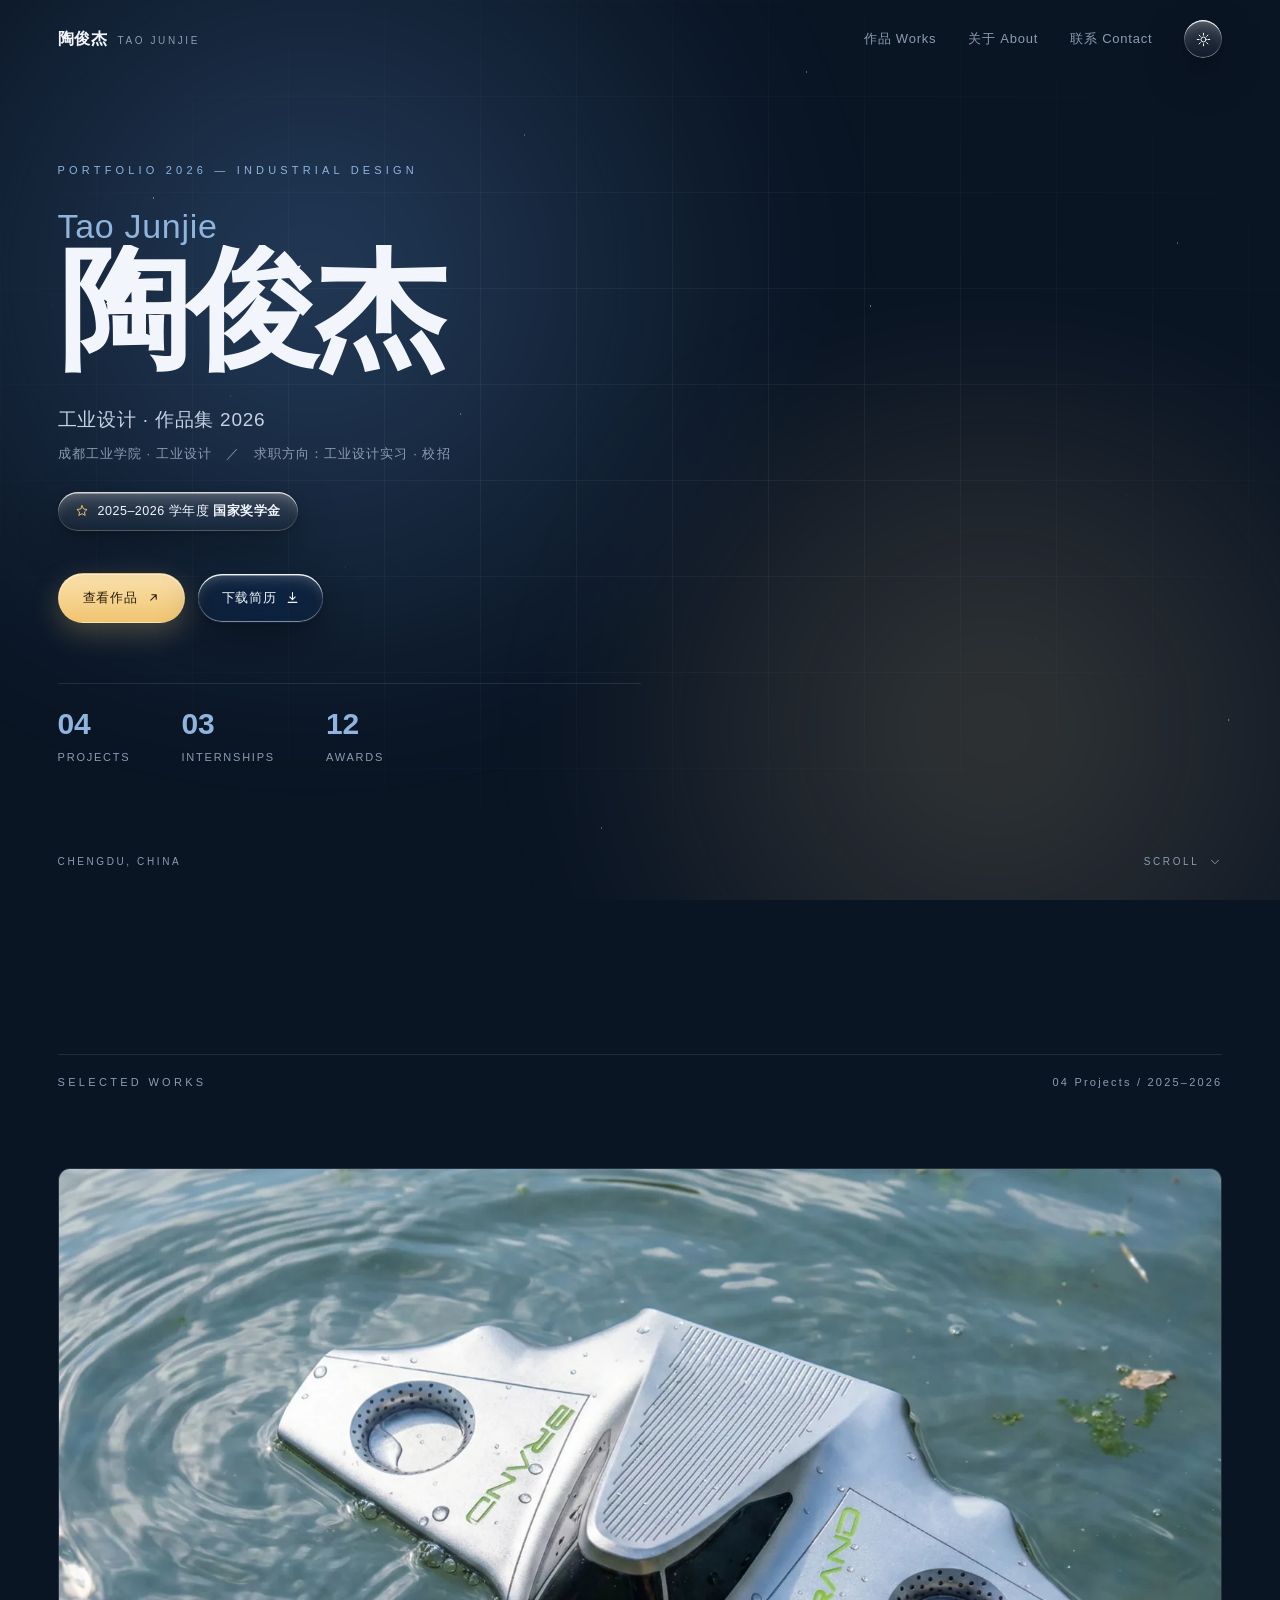
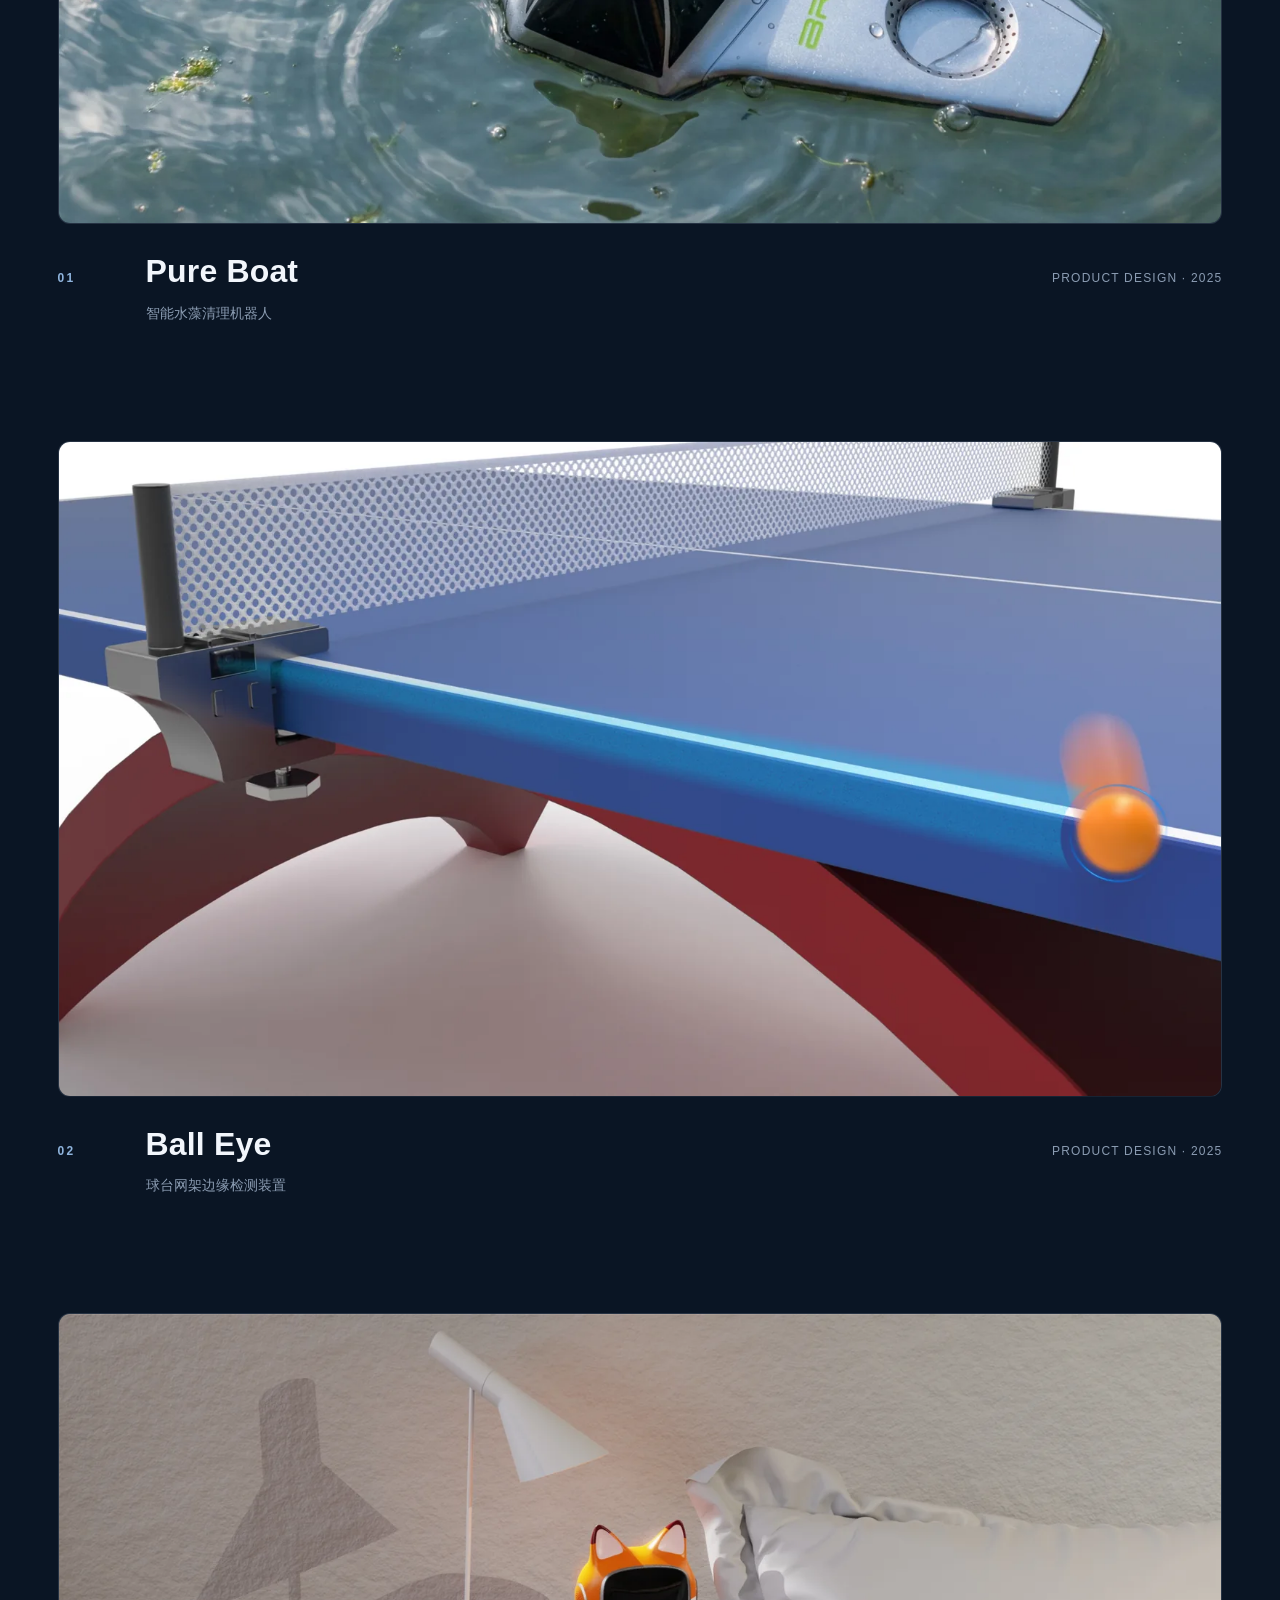
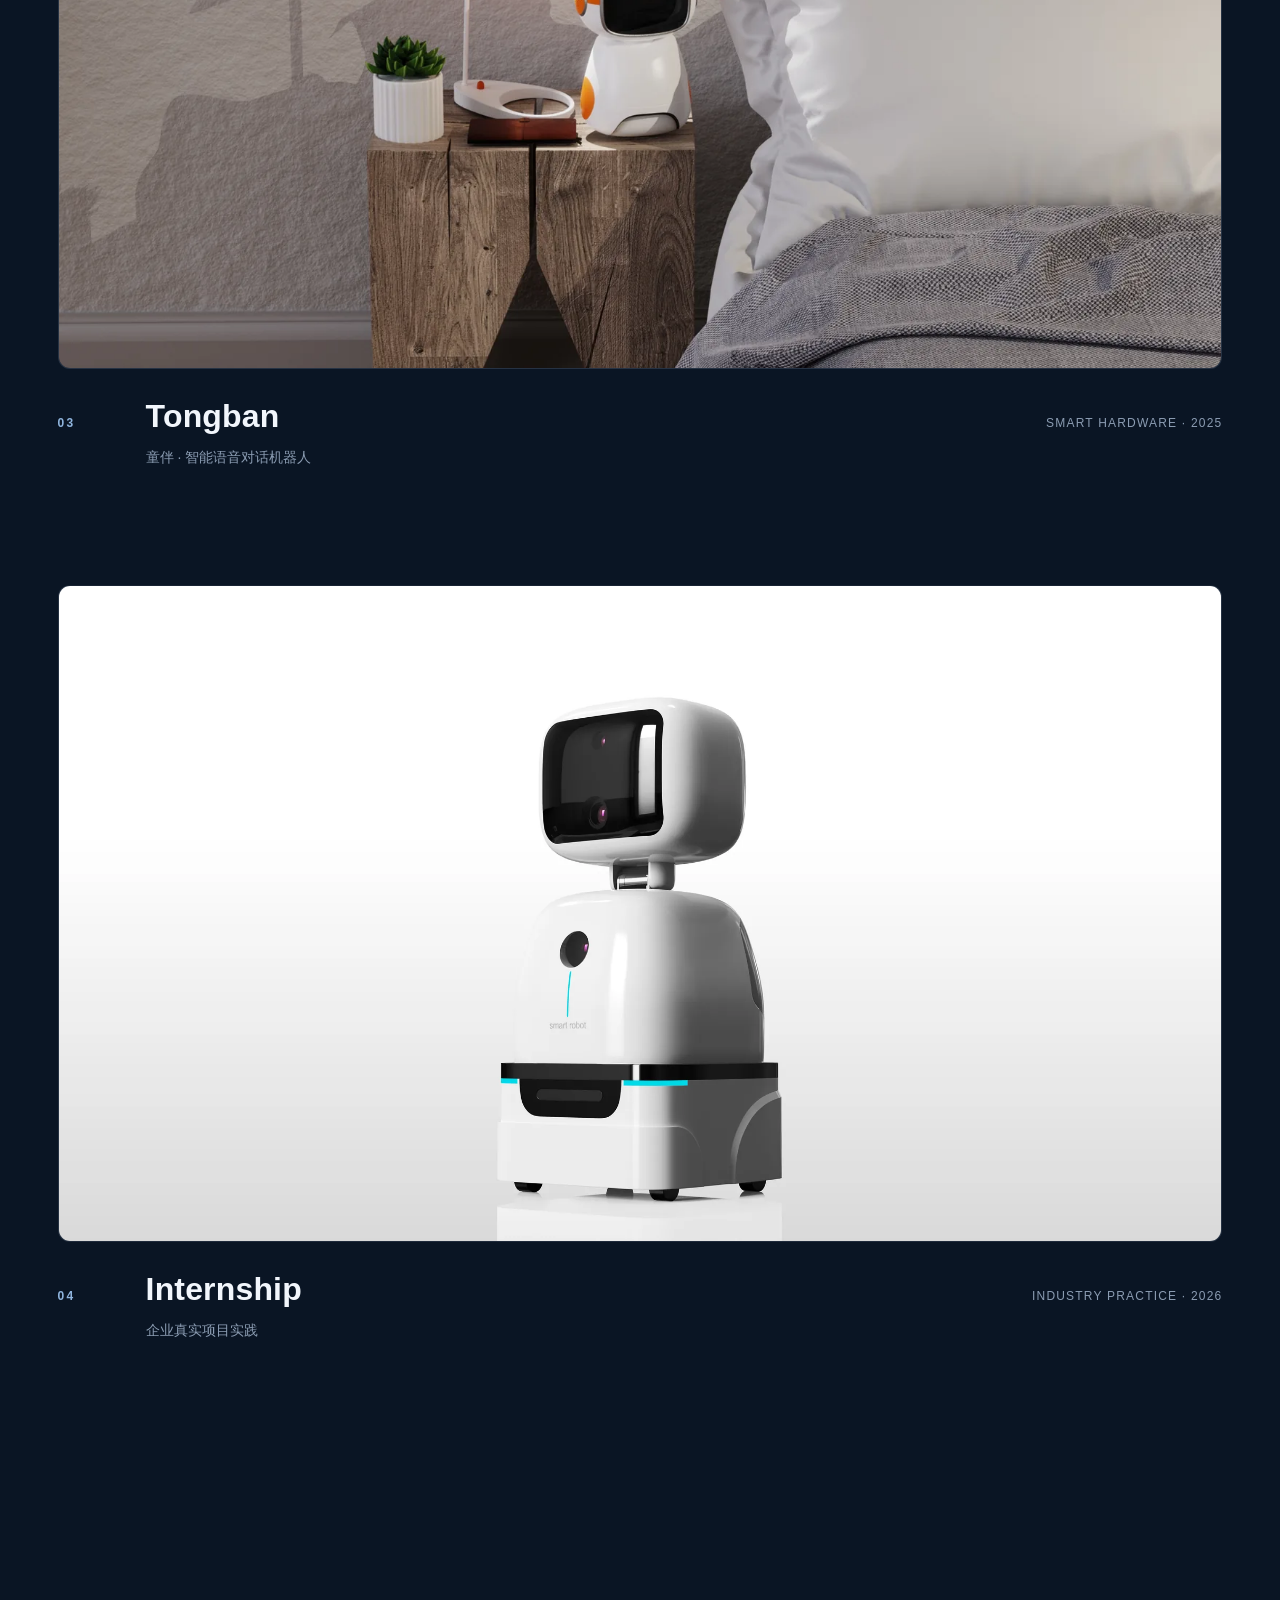
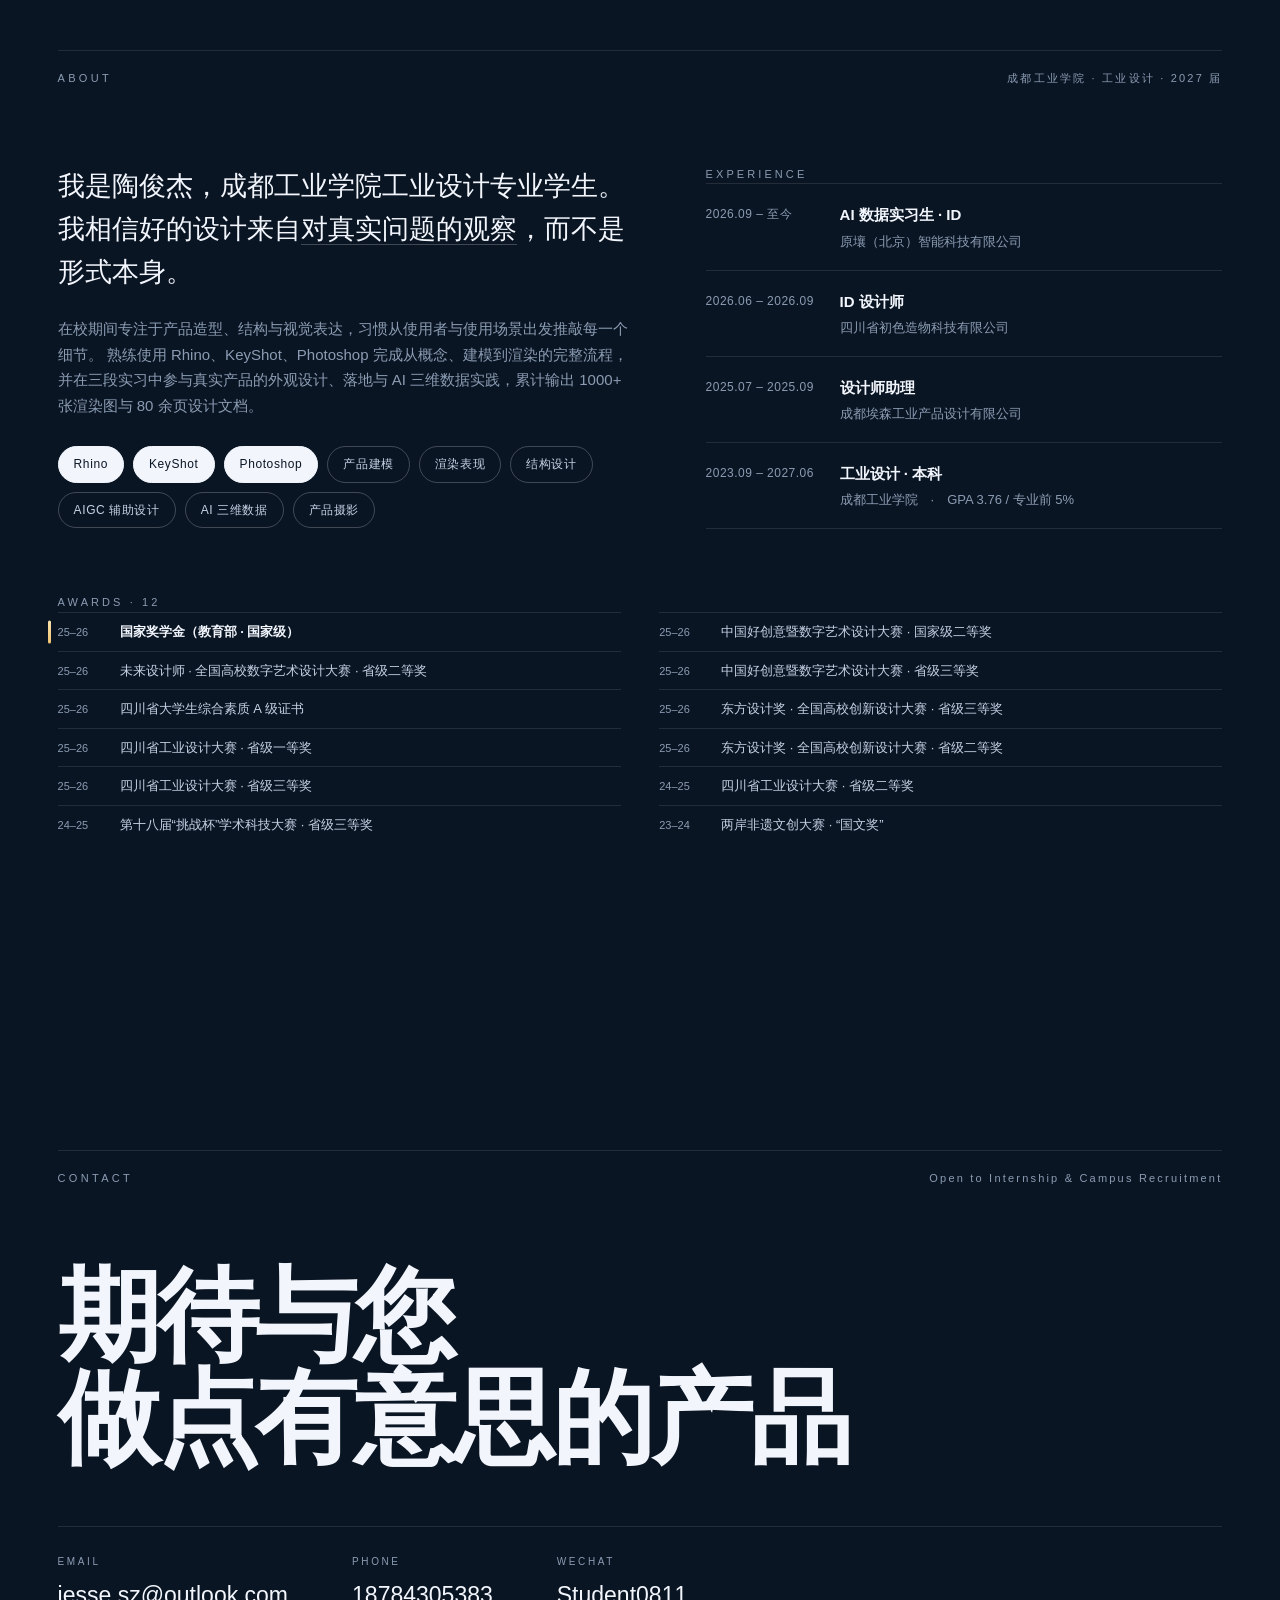
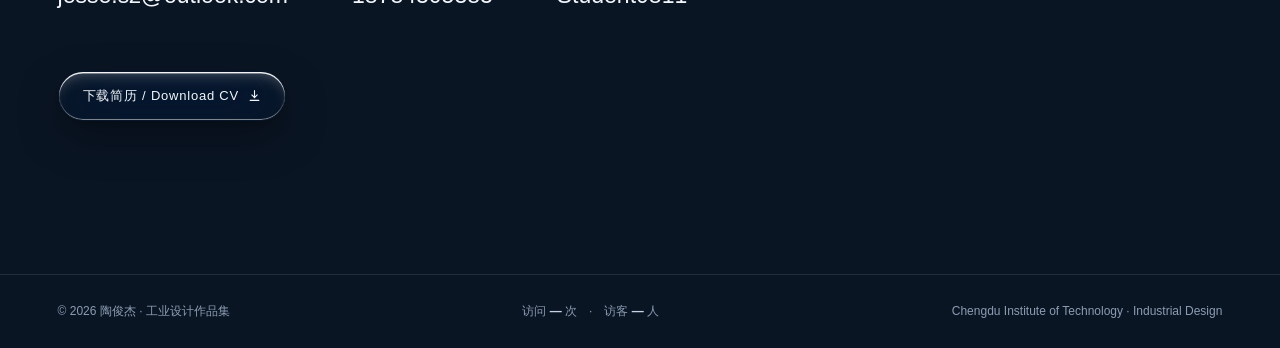
<file: index.html>
<!DOCTYPE html>
<html lang="zh-CN" data-theme="dark">
<head>
<meta charset="UTF-8">
<meta name="viewport" content="width=device-width, initial-scale=1.0">
<title>陶俊杰 — 工业设计作品集 2026</title>
<meta name="description" content="陶俊杰 · 工业设计作品集 2026 · 成都工业学院 工业设计 · 工业设计实习 / 校招">
<script>(function(){try{var t=localStorage.getItem('tj-theme');document.documentElement.setAttribute('data-theme',t==='light'?'light':'dark');}catch(e){document.documentElement.setAttribute('data-theme','dark');}})();</script>
<link rel="stylesheet" href="assets/style.css?v=20260930i">
</head>
<body>

<div class="loader">
  <div class="loader-inner">
    <div class="loader-cn">陶俊杰</div>
    <div class="loader-en">TAO JUNJIE</div>
    <div class="loader-line"></div>
  </div>
</div>

<div class="progress"></div>

<nav class="nav">
  <a class="brand" href="index.html"><b>陶俊杰</b><span>TAO JUNJIE</span></a>
  <div class="nav-right">
    <div class="nav-links">
      <a href="#works">作品 Works</a>
      <a href="#about">关于 About</a>
      <a href="#contact">联系 Contact</a>
    </div>
    <button class="theme-toggle lg" id="themeToggle" aria-label="切换深浅色">
      <svg class="icon-sun" viewBox="0 0 24 24" fill="none" stroke="currentColor" stroke-width="1.6" stroke-linecap="round"><circle cx="12" cy="12" r="4"/><path d="M12 2v3M12 19v3M2 12h3M19 12h3M4.9 4.9l2.1 2.1M17 17l2.1 2.1M19.1 4.9L17 7M7 17l-2.1 2.1"/></svg>
      <svg class="icon-moon" viewBox="0 0 24 24" fill="none" stroke="currentColor" stroke-width="1.6" stroke-linecap="round"><path d="M21 12.8A8.5 8.5 0 1 1 11.2 3a7 7 0 0 0 9.8 9.8z"/></svg>
    </button>
  </div>
</nav>

<header class="hero">
  <div class="hero-bg" data-parallax data-speed="0.1" data-limit="60"></div>
  <div class="hero-grid"></div>
  <div class="hero-stars"></div>

  <div class="hero-inner">
    <div class="hero-copy">
      <p class="hero-eyebrow reveal">Portfolio 2026 — Industrial Design</p>

      <h1 class="hero-title">
        <span class="mask"><span class="line1">Tao Junjie</span></span>
        <span class="mask"><span class="line2">陶俊杰</span></span>
      </h1>

      <p class="hero-sub mask"><span>工业设计 · 作品集 2026</span></p>
      <p class="hero-line reveal">成都工业学院 · 工业设计　／　求职方向：工业设计实习 · 校招</p>

      <div class="hero-honor lg reveal">
        <svg viewBox="0 0 24 24" fill="none" stroke="currentColor" stroke-width="1.6" stroke-linecap="round" stroke-linejoin="round"><path d="M12 3l2.6 5.6 6.1.8-4.5 4.2 1.2 6-5.4-3-5.4 3 1.2-6L3.3 9.4l6.1-.8z"/></svg>
        <span>2025–2026 学年度 <b>国家奖学金</b></span>
      </div>

      <div class="hero-actions reveal">
        <a class="btn btn-solid" href="#works">查看作品
          <svg viewBox="0 0 24 24" fill="none" stroke="currentColor" stroke-width="2" stroke-linecap="round" stroke-linejoin="round"><path d="M7 17L17 7M17 7H9M17 7v8"/></svg>
        </a>
        <a class="btn btn-ghost lg" href="files/TaoJunjie-CV.pdf?v=20261012" download="陶俊杰-工业设计-CV.pdf">下载简历
          <svg viewBox="0 0 24 24" fill="none" stroke="currentColor" stroke-width="2" stroke-linecap="round" stroke-linejoin="round"><path d="M12 3v13M12 16l-5-5M12 16l5-5M4 21h16"/></svg>
        </a>
      </div>

      <div class="hero-stats reveal">
        <div class="stat"><b>04</b><span>Projects</span></div>
        <div class="stat"><b>03</b><span>Internships</span></div>
        <div class="stat"><b>12</b><span>Awards</span></div>
      </div>
    </div>

    <div class="hero-visual reveal">
      <div class="orb" data-parallax data-speed="0.08" data-limit="46">
        <div class="orb-glow"></div>
        <div class="orb-warm"></div>
        <div class="orb-sphere">
          <i style="transform:rotateY(0deg)"></i>
          <i style="transform:rotateY(22.5deg)"></i>
          <i style="transform:rotateY(45deg)"></i>
          <i style="transform:rotateY(67.5deg)"></i>
          <i style="transform:rotateY(90deg)"></i>
          <i style="transform:rotateY(112.5deg)"></i>
          <i style="transform:rotateY(135deg)"></i>
          <i style="transform:rotateY(157.5deg)"></i>
          <i class="lat" style="transform:rotateX(90deg) translateZ(0px)"></i>
          <i class="lat" style="transform:rotateX(90deg) translateZ(72px)"></i>
          <i class="lat" style="transform:rotateX(90deg) translateZ(-72px)"></i>
        </div>
        <div class="orb-core"></div>
      </div>
    </div>
  </div>

  <div class="hero-scroll">
    <span>Chengdu, China</span>
    <span class="cue">Scroll
      <svg width="14" height="14" viewBox="0 0 24 24" fill="none" stroke="currentColor" stroke-width="1.6" stroke-linecap="round" stroke-linejoin="round"><path d="M6 9l6 6 6-6"/></svg>
    </span>
  </div>
</header>

<main>

  <section class="section" id="works">
    <div class="wrap">
      <div class="sec-head">
        <span class="label">Selected Works</span>
        <span class="sec-count">04 Projects / 2025–2026</span>
      </div>

      <div class="work-list">

        <a class="work reveal" href="work/pure-boat.html">
          <div class="work-media img-in">
            <img src="images/page-14.webp" alt="Pure Boat 智能水藻清理机器人" loading="lazy">
            <div class="work-enter"><span>进入项目
              <svg width="13" height="13" viewBox="0 0 24 24" fill="none" stroke="currentColor" stroke-width="2" stroke-linecap="round" stroke-linejoin="round"><path d="M7 17L17 7M17 7H9M17 7v8"/></svg>
            </span></div>
          </div>
          <div class="work-meta">
            <span class="work-num">01</span>
            <div>
              <h3 class="work-title">Pure Boat</h3>
              <p class="work-cn">智能水藻清理机器人</p>
            </div>
            <span class="work-tag">Product Design · 2025</span>
          </div>
          <span class="work-enter-mobile">进入项目 →</span>
        </a>

        <a class="work reveal" href="work/ball-eye.html">
          <div class="work-media img-in">
            <img src="images/page-23.webp" alt="Ball Eye 球台网架边缘检测装置" loading="lazy">
            <div class="work-enter"><span>进入项目
              <svg width="13" height="13" viewBox="0 0 24 24" fill="none" stroke="currentColor" stroke-width="2" stroke-linecap="round" stroke-linejoin="round"><path d="M7 17L17 7M17 7H9M17 7v8"/></svg>
            </span></div>
          </div>
          <div class="work-meta">
            <span class="work-num">02</span>
            <div>
              <h3 class="work-title">Ball Eye</h3>
              <p class="work-cn">球台网架边缘检测装置</p>
            </div>
            <span class="work-tag">Product Design · 2025</span>
          </div>
          <span class="work-enter-mobile">进入项目 →</span>
        </a>

        <a class="work reveal" href="work/tongban.html">
          <div class="work-media img-in">
            <img src="images/page-32.webp" alt="童伴 智能语音对话机器人" loading="lazy">
            <div class="work-enter"><span>进入项目
              <svg width="13" height="13" viewBox="0 0 24 24" fill="none" stroke="currentColor" stroke-width="2" stroke-linecap="round" stroke-linejoin="round"><path d="M7 17L17 7M17 7H9M17 7v8"/></svg>
            </span></div>
          </div>
          <div class="work-meta">
            <span class="work-num">03</span>
            <div>
              <h3 class="work-title">Tongban</h3>
              <p class="work-cn">童伴 · 智能语音对话机器人</p>
            </div>
            <span class="work-tag">Smart Hardware · 2025</span>
          </div>
          <span class="work-enter-mobile">进入项目 →</span>
        </a>

        <a class="work reveal" href="work/internship.html">
          <div class="work-media img-in">
            <img src="images/page-38.webp" alt="实习实践项目 企业真实项目实践" loading="lazy">
            <div class="work-enter"><span>进入项目
              <svg width="13" height="13" viewBox="0 0 24 24" fill="none" stroke="currentColor" stroke-width="2" stroke-linecap="round" stroke-linejoin="round"><path d="M7 17L17 7M17 7H9M17 7v8"/></svg>
            </span></div>
          </div>
          <div class="work-meta">
            <span class="work-num">04</span>
            <div>
              <h3 class="work-title">Internship</h3>
              <p class="work-cn">企业真实项目实践</p>
            </div>
            <span class="work-tag">Industry Practice · 2026</span>
          </div>
          <span class="work-enter-mobile">进入项目 →</span>
        </a>

      </div>
    </div>
  </section>

  <section class="section" id="about">
    <div class="wrap">
      <div class="sec-head">
        <span class="label">About</span>
        <span class="sec-count">成都工业学院 · 工业设计 · 2027 届</span>
      </div>

      <div class="about-grid">
        <div class="reveal">
          <p class="about-lead">
            我是陶俊杰，成都工业学院工业设计专业学生。我相信好的设计来自<em>对真实问题的观察</em>，而不是形式本身。
          </p>
          <p class="about-body">
            在校期间专注于产品造型、结构与视觉表达，习惯从使用者与使用场景出发推敲每一个细节。
            熟练使用 Rhino、KeyShot、Photoshop 完成从概念、建模到渲染的完整流程，
            并在三段实习中参与真实产品的外观设计、落地与 AI 三维数据实践，累计输出 1000+ 张渲染图与 80 余页设计文档。
          </p>
          <div class="tags">
            <span class="tag strong">Rhino</span>
            <span class="tag strong">KeyShot</span>
            <span class="tag strong">Photoshop</span>
            <span class="tag">产品建模</span>
            <span class="tag">渲染表现</span>
            <span class="tag">结构设计</span>
            <span class="tag">AIGC 辅助设计</span>
            <span class="tag">AI 三维数据</span>
            <span class="tag">产品摄影</span>
          </div>

        </div>

        <div class="reveal">
          <p class="sub-head" style="margin-top:0">Experience</p>
          <ul class="timeline">
            <li>
              <span class="t-date">2026.09 – 至今</span>
              <span>
                <span class="t-role">AI 数据实习生 · ID</span>
                <div class="t-org">原壤（北京）智能科技有限公司</div>
              </span>
            </li>
            <li>
              <span class="t-date">2026.06 – 2026.09</span>
              <span>
                <span class="t-role">ID 设计师</span>
                <div class="t-org">四川省初色造物科技有限公司</div>
              </span>
            </li>
            <li>
              <span class="t-date">2025.07 – 2025.09</span>
              <span>
                <span class="t-role">设计师助理</span>
                <div class="t-org">成都埃森工业产品设计有限公司</div>
              </span>
            </li>
            <li>
              <span class="t-date">2023.09 – 2027.06</span>
              <span>
                <span class="t-role">工业设计 · 本科</span>
                <div class="t-org">成都工业学院　·　GPA 3.76 / 专业前 5%</div>
              </span>
            </li>
          </ul>
        </div>
      </div>

      <div class="about-awards reveal">
        <p class="sub-head">Awards · 12</p>
        <ul class="awards cols">
            <li class="top"><i>25–26</i><span>国家奖学金（教育部 · 国家级）</span></li>
            <li><i>25–26</i><span>中国好创意暨数字艺术设计大赛 · 国家级二等奖</span></li>
            <li><i>25–26</i><span>未来设计师 · 全国高校数字艺术设计大赛 · 省级二等奖</span></li>
            <li><i>25–26</i><span>中国好创意暨数字艺术设计大赛 · 省级三等奖</span></li>
            <li><i>25–26</i><span>四川省大学生综合素质 A 级证书</span></li>
            <li><i>25–26</i><span>东方设计奖 · 全国高校创新设计大赛 · 省级三等奖</span></li>
            <li><i>25–26</i><span>四川省工业设计大赛 · 省级一等奖</span></li>
            <li><i>25–26</i><span>东方设计奖 · 全国高校创新设计大赛 · 省级二等奖</span></li>
            <li><i>25–26</i><span>四川省工业设计大赛 · 省级三等奖</span></li>
            <li><i>24–25</i><span>四川省工业设计大赛 · 省级二等奖</span></li>
            <li><i>24–25</i><span>第十八届“挑战杯”学术科技大赛 · 省级三等奖</span></li>
            <li><i>23–24</i><span>两岸非遗文创大赛 · “国文奖”</span></li>
        </ul>
      </div>
    </div>
  </section>

  <section class="section contact" id="contact">
    <div class="wrap">
      <div class="sec-head">
        <span class="label">Contact</span>
        <span class="sec-count">Open to Internship & Campus Recruitment</span>
      </div>
      <h2 class="reveal">期待与您<br>做点有意思的产品</h2>
      <div class="contact-links reveal">
        <a class="contact-item" href="mailto:jesse.sz@outlook.com">
          <span class="k">Email</span>
          <span class="v">jesse.sz@outlook.com</span>
        </a>
        <a class="contact-item" href="tel:18784305383">
          <span class="k">Phone</span>
          <span class="v">18784305383</span>
        </a>
        <div class="contact-item">
          <span class="k">WeChat</span>
          <span class="v">Student0811</span>
        </div>
      </div>
      <div class="contact-cta reveal">
        <a class="btn btn-ghost lg" href="files/TaoJunjie-CV.pdf?v=20261012" download="陶俊杰-工业设计-CV.pdf">下载简历 / Download CV
          <svg viewBox="0 0 24 24" fill="none" stroke="currentColor" stroke-width="2" stroke-linecap="round" stroke-linejoin="round"><path d="M12 3v13M12 16l-5-5M12 16l5-5M4 21h16"/></svg>
        </a>
      </div>
    </div>
  </section>

</main>

<footer class="footer">
  <span>© 2026 陶俊杰 · 工业设计作品集</span>
  <span id="busuanzi_container_site_pv" class="visit-stat">访问 <b id="busuanzi_value_site_pv">—</b> 次　·　访客 <b id="busuanzi_value_site_uv">—</b> 人</span>
  <span>Chengdu Institute of Technology · Industrial Design</span>
</footer>

<script src="assets/main.js?v=20260930i"></script>
<script defer src="https://events.vercount.one/js"></script>
</body>
</html>
</file>
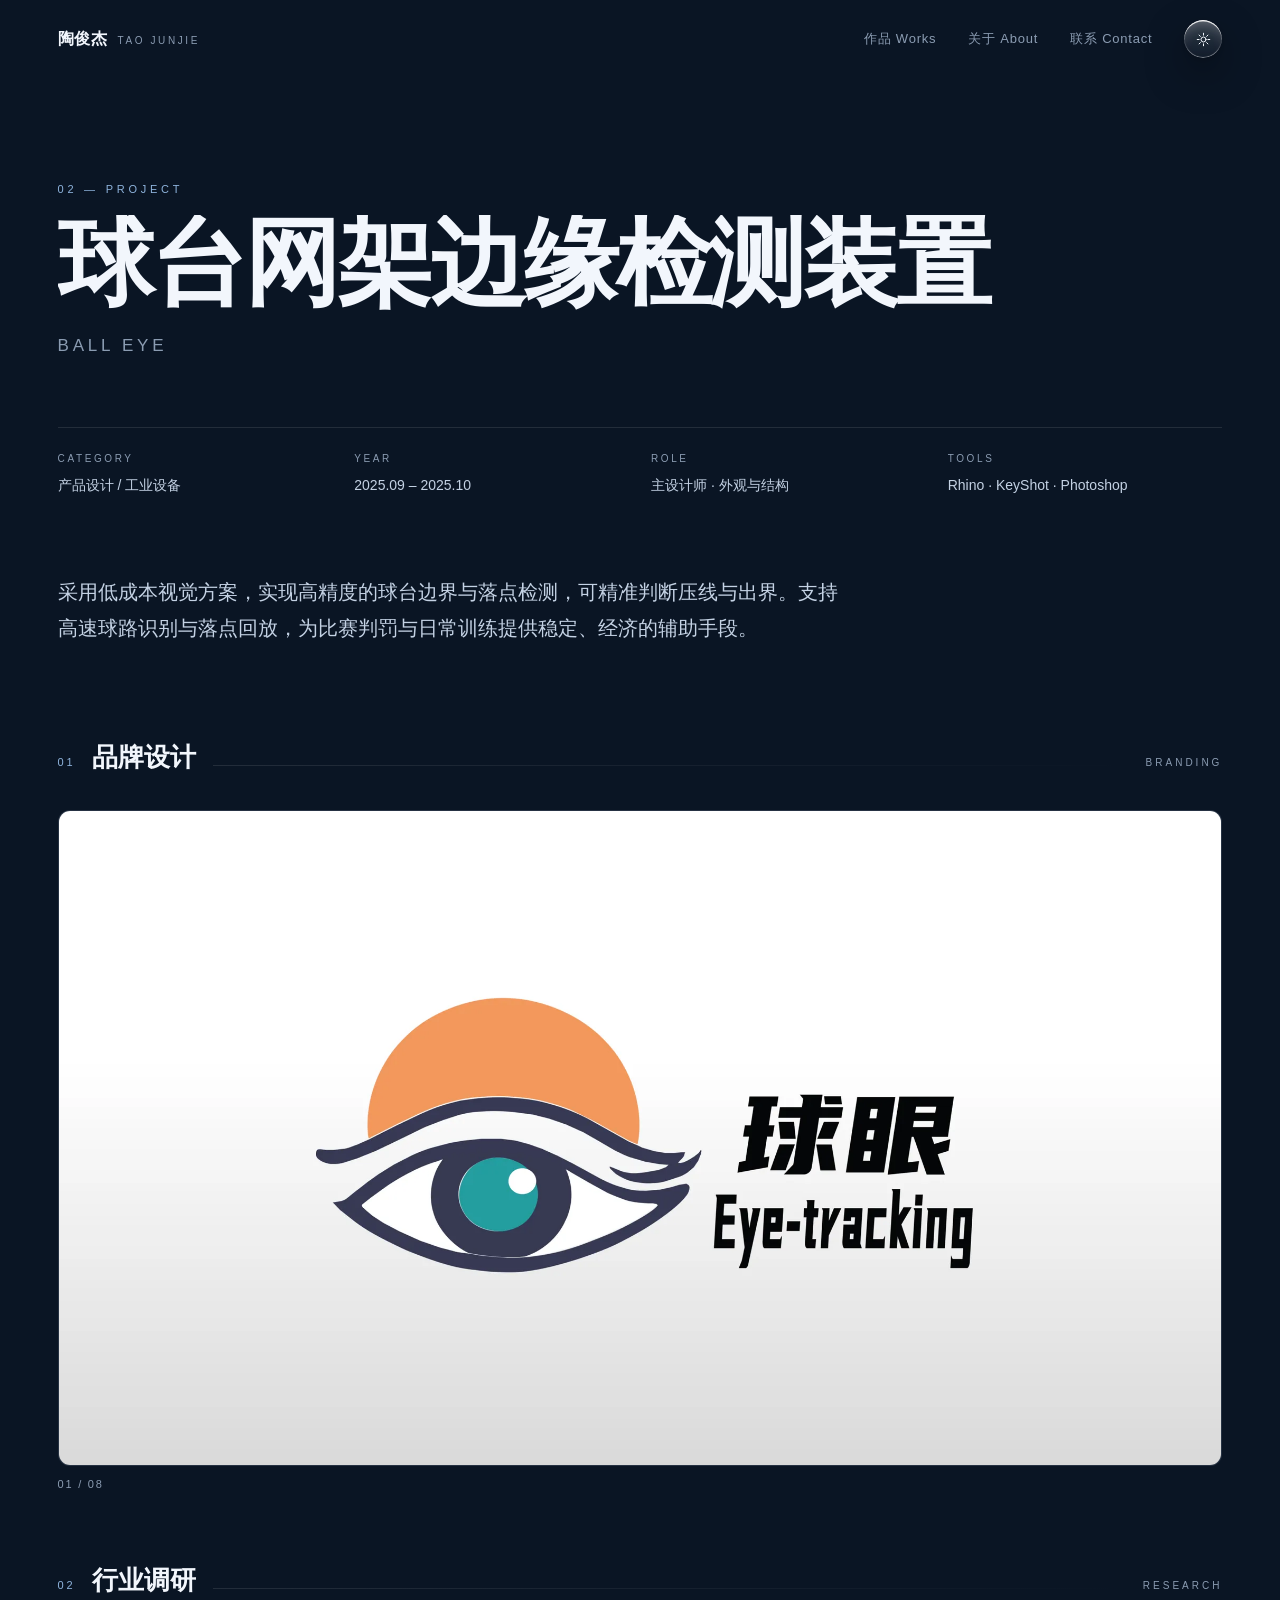
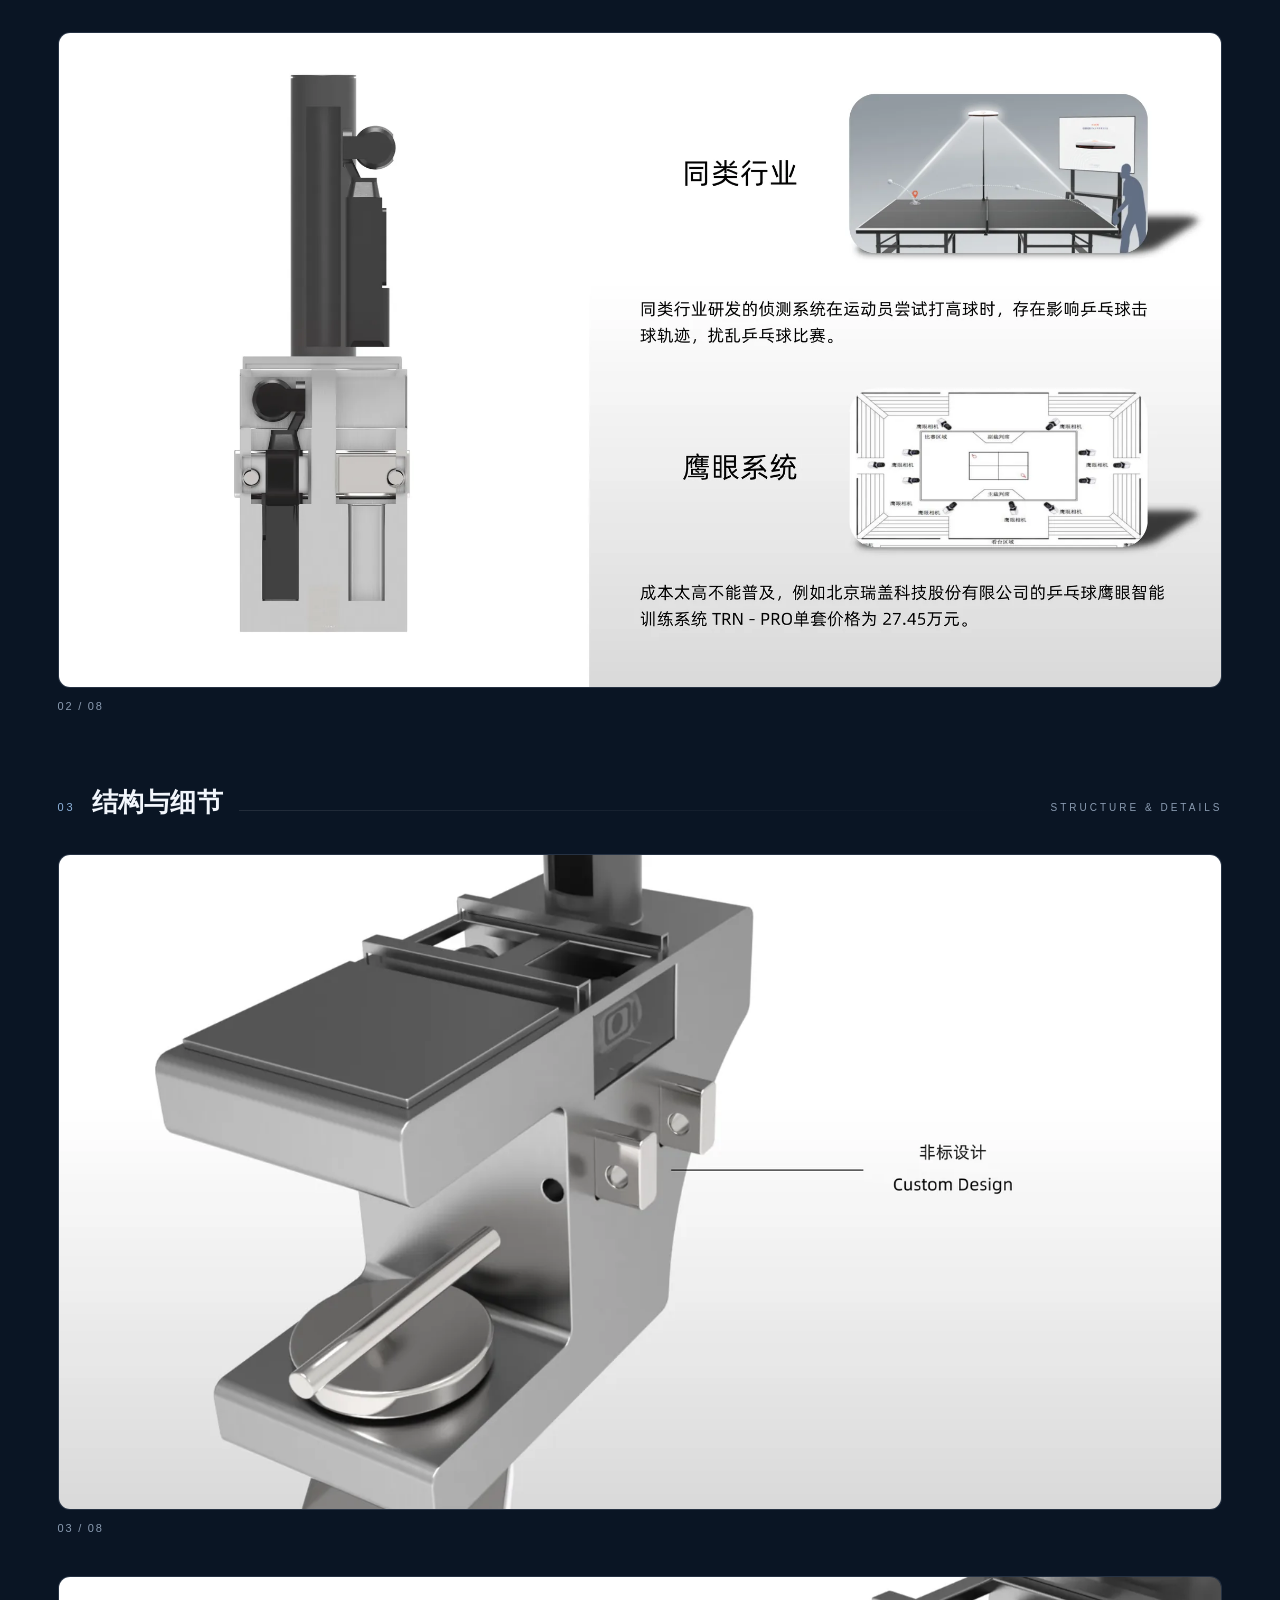
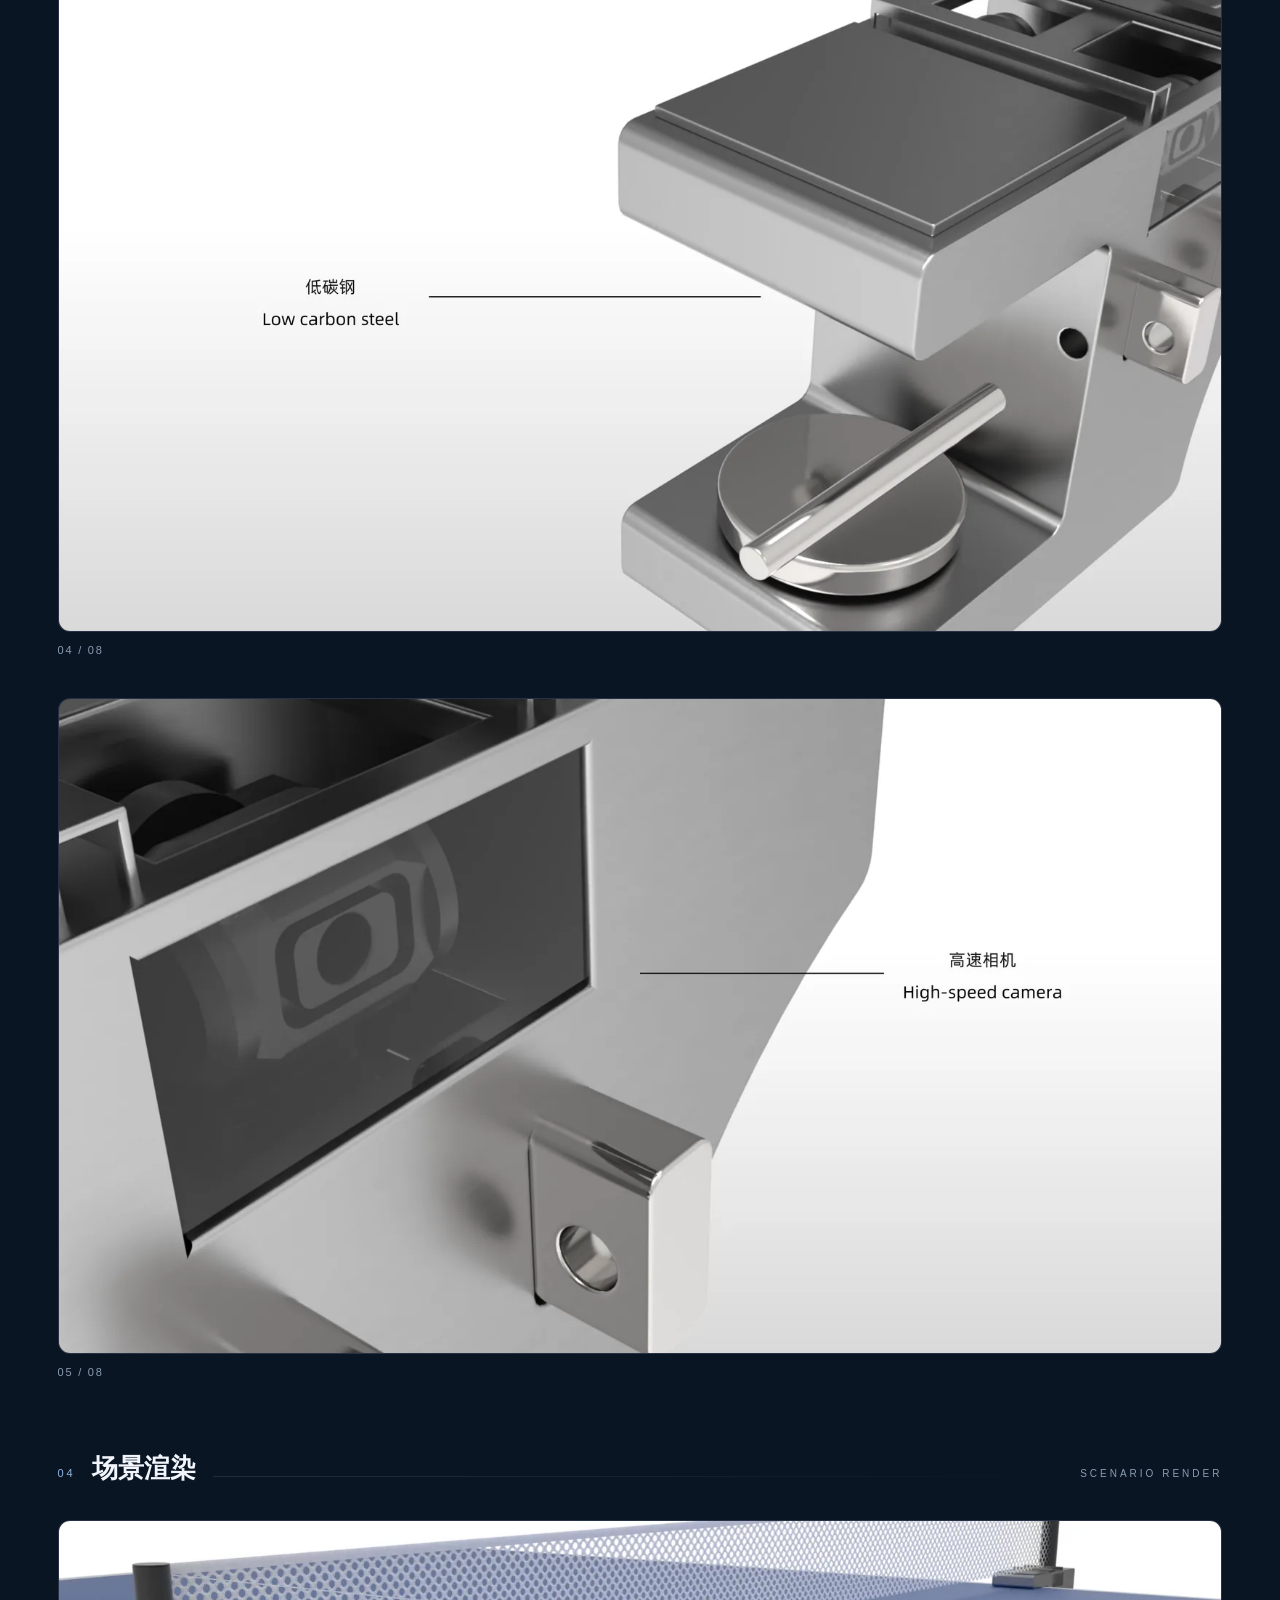
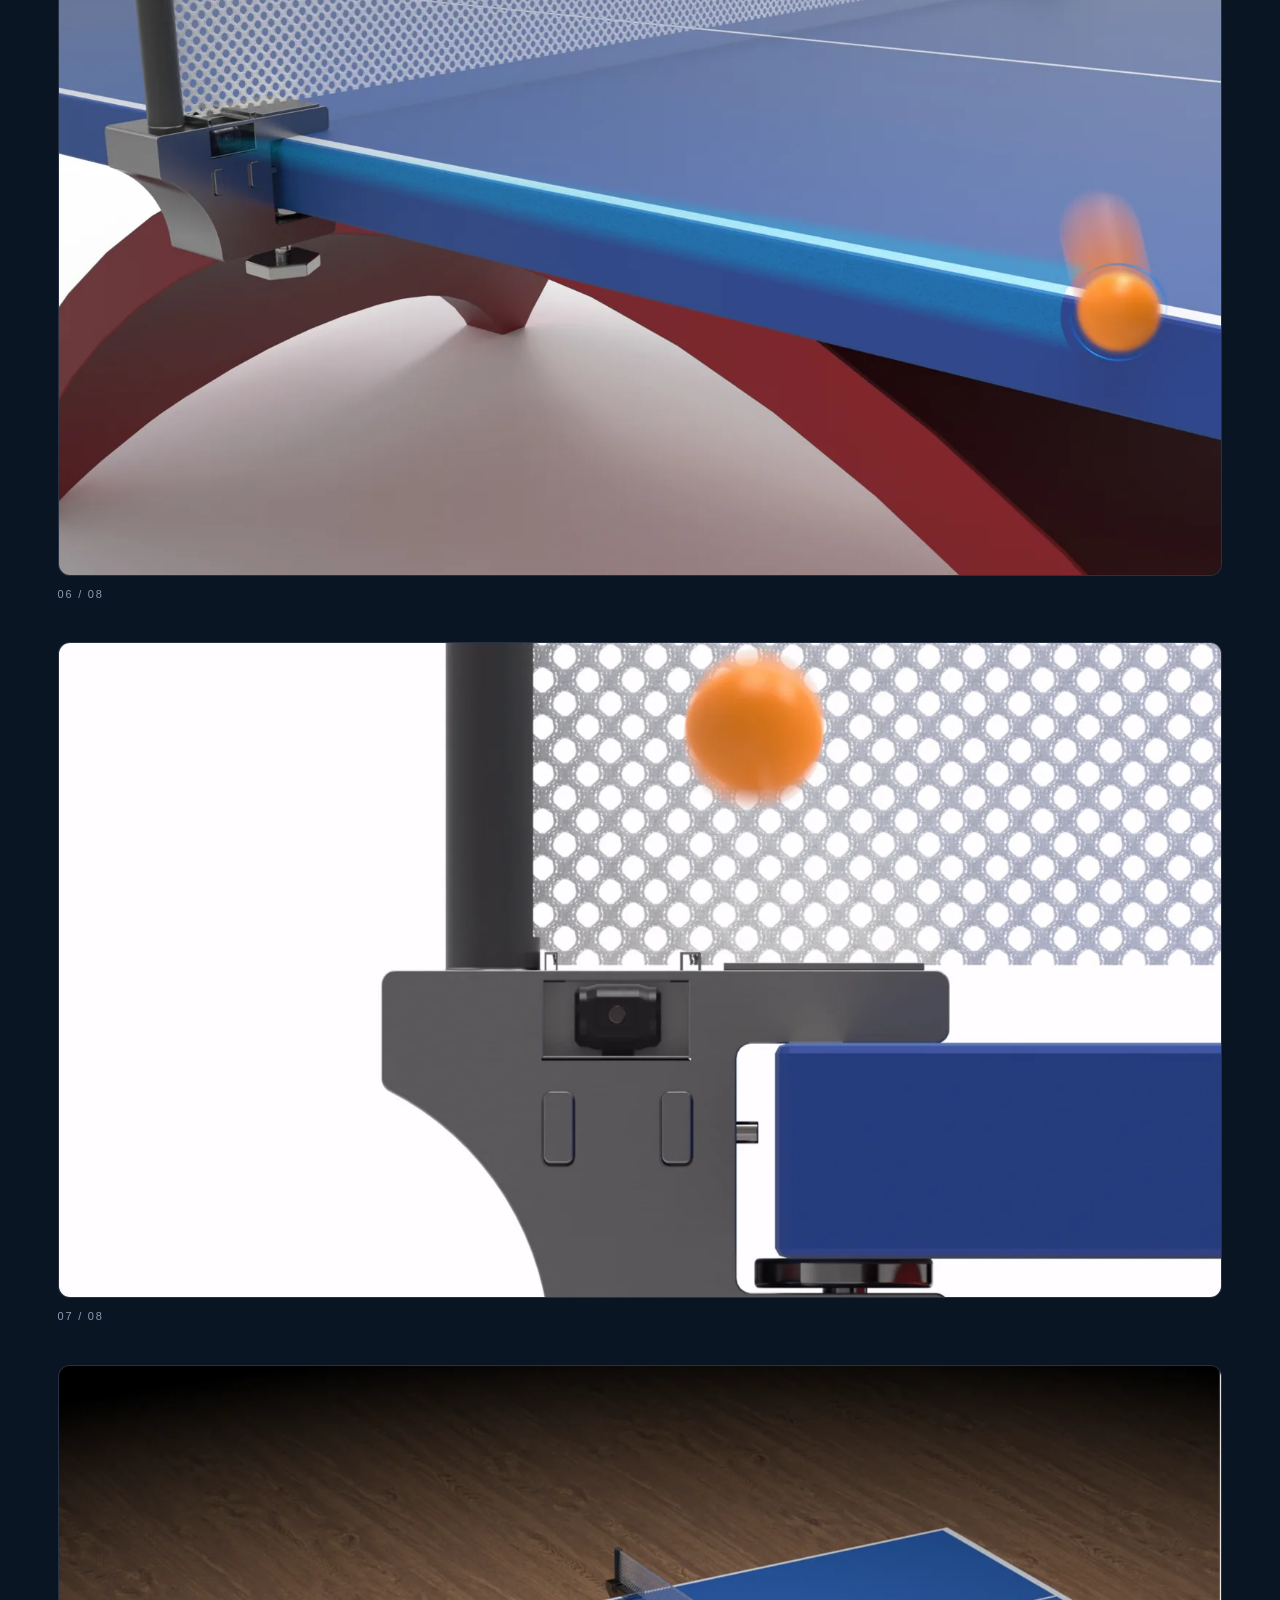
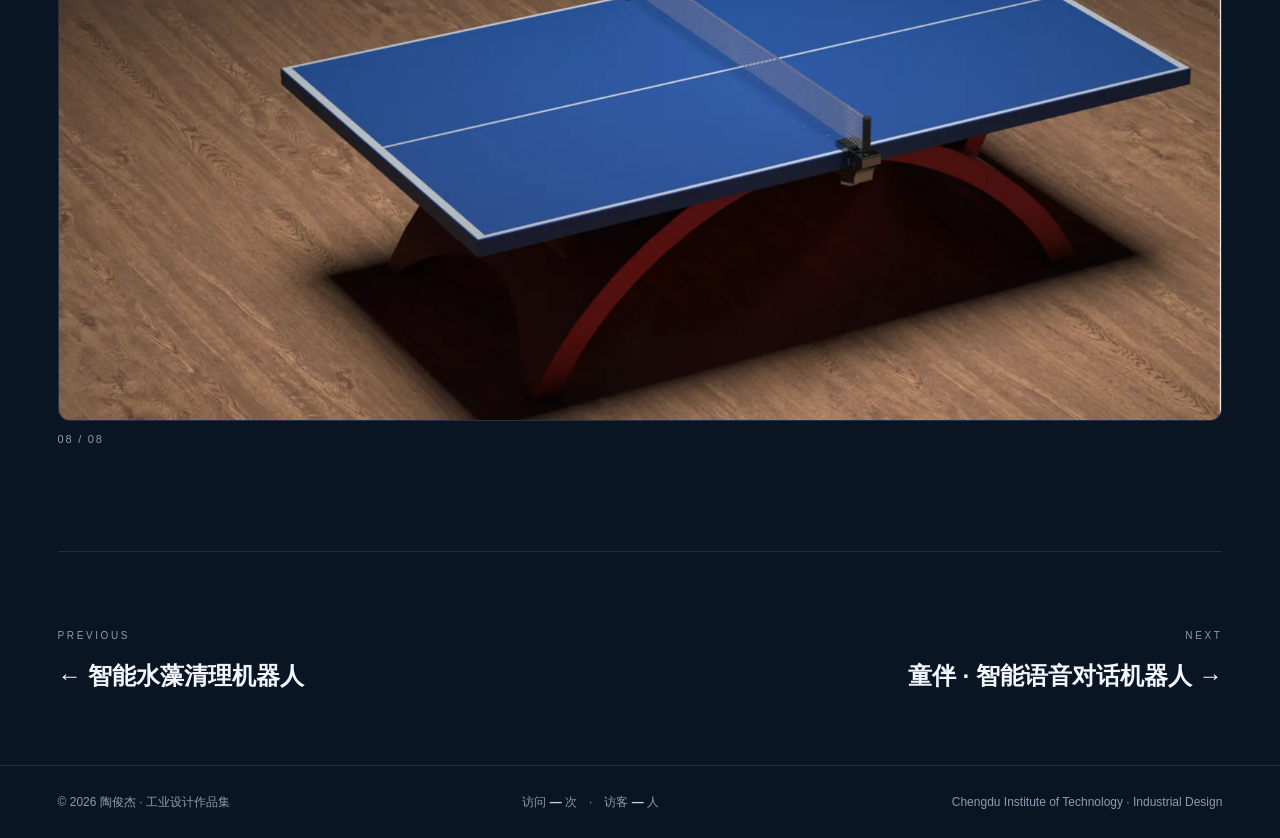
<file: work/ball-eye.html>
<!DOCTYPE html>
<html lang="zh-CN" data-theme="dark">
<head>
<meta charset="UTF-8">
<meta name="viewport" content="width=device-width, initial-scale=1.0">
<title>球台网架边缘检测装置 — 陶俊杰 · 工业设计作品集 2026</title>
<meta name="description" content="球台网架边缘检测装置 · 陶俊杰 工业设计作品集">
<script>(function(){try{var t=localStorage.getItem('tj-theme');document.documentElement.setAttribute('data-theme',t==='light'?'light':'dark');}catch(e){document.documentElement.setAttribute('data-theme','dark');}})();</script>
<link rel="stylesheet" href="../assets/style.css?v=20260930i">
</head>
<body>

<div class="loader">
  <div class="loader-inner">
    <div class="loader-cn">陶俊杰</div>
    <div class="loader-en">TAO JUNJIE</div>
    <div class="loader-line"></div>
  </div>
</div>

<div class="progress"></div>

<nav class="nav">
  <a class="brand" href="../index.html"><b>陶俊杰</b><span>TAO JUNJIE</span></a>
  <div class="nav-right">
    <div class="nav-links">
      <a href="../index.html#works">作品 Works</a>
      <a href="../index.html#about">关于 About</a>
      <a href="../index.html#contact">联系 Contact</a>
    </div>
    <button class="theme-toggle lg" id="themeToggle" aria-label="切换深浅色">
      <svg class="icon-sun" viewBox="0 0 24 24" fill="none" stroke="currentColor" stroke-width="1.6" stroke-linecap="round"><circle cx="12" cy="12" r="4"/><path d="M12 2v3M12 19v3M2 12h3M19 12h3M4.9 4.9l2.1 2.1M17 17l2.1 2.1M19.1 4.9L17 7M7 17l-2.1 2.1"/></svg>
      <svg class="icon-moon" viewBox="0 0 24 24" fill="none" stroke="currentColor" stroke-width="1.6" stroke-linecap="round"><path d="M21 12.8A8.5 8.5 0 1 1 11.2 3a7 7 0 0 0 9.8 9.8z"/></svg>
    </button>
  </div>
</nav>

<header class="proj-head">
  <div class="wrap">
    <div class="proj-num reveal">02 — Project</div>
    <h1 class="proj-title mask"><span>球台网架边缘检测装置</span></h1>
    <p class="proj-en reveal">Ball Eye</p>
    <div class="proj-meta reveal">
      <div><div class="k">Category</div><div class="v">产品设计 / 工业设备</div></div>
      <div><div class="k">Year</div><div class="v">2025.09 – 2025.10</div></div>
      <div><div class="k">Role</div><div class="v">主设计师 · 外观与结构</div></div>
      <div><div class="k">Tools</div><div class="v">Rhino · KeyShot · Photoshop</div></div>
    </div>
  </div>
</header>

<section class="proj-lead">
  <div class="wrap">
    <p class="reveal">采用低成本视觉方案，实现高精度的球台边界与落点检测，可精准判断压线与出界。支持高速球路识别与落点回放，为比赛判罚与日常训练提供稳定、经济的辅助手段。</p>
  </div>
</section>

<section class="proj-gallery">
  <div class="chapter reveal">
    <span class="c-num">01</span>
    <h2>品牌设计</h2>
    <span class="c-line"></span>
    <span class="c-en">Branding</span>
  </div>
  <figure class="shot reveal">
    <img src="../images/page-18.webp" alt="球台网架边缘检测装置 · 品牌设计" loading="lazy">
    <figcaption>01 / 08</figcaption>
  </figure>
  <div class="chapter reveal">
    <span class="c-num">02</span>
    <h2>行业调研</h2>
    <span class="c-line"></span>
    <span class="c-en">Research</span>
  </div>
  <figure class="shot reveal">
    <img src="../images/page-19.webp" alt="球台网架边缘检测装置 · 行业调研" loading="lazy">
    <figcaption>02 / 08</figcaption>
  </figure>
  <div class="chapter reveal">
    <span class="c-num">03</span>
    <h2>结构与细节</h2>
    <span class="c-line"></span>
    <span class="c-en">Structure & Details</span>
  </div>
  <figure class="shot reveal">
    <img src="../images/page-20.webp" alt="球台网架边缘检测装置 · 结构与细节" loading="lazy">
    <figcaption>03 / 08</figcaption>
  </figure>
  <figure class="shot reveal">
    <img src="../images/page-21.webp" alt="球台网架边缘检测装置 · 结构与细节" loading="lazy">
    <figcaption>04 / 08</figcaption>
  </figure>
  <figure class="shot reveal">
    <img src="../images/page-22.webp" alt="球台网架边缘检测装置 · 结构与细节" loading="lazy">
    <figcaption>05 / 08</figcaption>
  </figure>
  <div class="chapter reveal">
    <span class="c-num">04</span>
    <h2>场景渲染</h2>
    <span class="c-line"></span>
    <span class="c-en">Scenario Render</span>
  </div>
  <figure class="shot reveal">
    <img src="../images/page-23.webp" alt="球台网架边缘检测装置 · 场景渲染" loading="lazy">
    <figcaption>06 / 08</figcaption>
  </figure>
  <figure class="shot reveal">
    <img src="../images/page-24.webp" alt="球台网架边缘检测装置 · 场景渲染" loading="lazy">
    <figcaption>07 / 08</figcaption>
  </figure>
  <figure class="shot reveal">
    <img src="../images/page-25.webp" alt="球台网架边缘检测装置 · 场景渲染" loading="lazy">
    <figcaption>08 / 08</figcaption>
  </figure>
</section>

<div class="wrap">
  <div class="proj-nav">
    <a class="prev" href="pure-boat.html">
      <span class="k">Previous</span>
      <div class="v">← 智能水藻清理机器人</div>
    </a>
    <a class="next" href="tongban.html">
      <span class="k">Next</span>
      <div class="v">童伴 · 智能语音对话机器人 →</div>
    </a>
  </div>
</div>

<footer class="footer">
  <span>© 2026 陶俊杰 · 工业设计作品集</span>
  <span id="busuanzi_container_site_pv" class="visit-stat">访问 <b id="busuanzi_value_site_pv">—</b> 次　·　访客 <b id="busuanzi_value_site_uv">—</b> 人</span>
  <span>Chengdu Institute of Technology · Industrial Design</span>
</footer>

<script src="../assets/main.js?v=20260930i"></script>
<script defer src="https://events.vercount.one/js"></script>
</body>
</html>
</file>
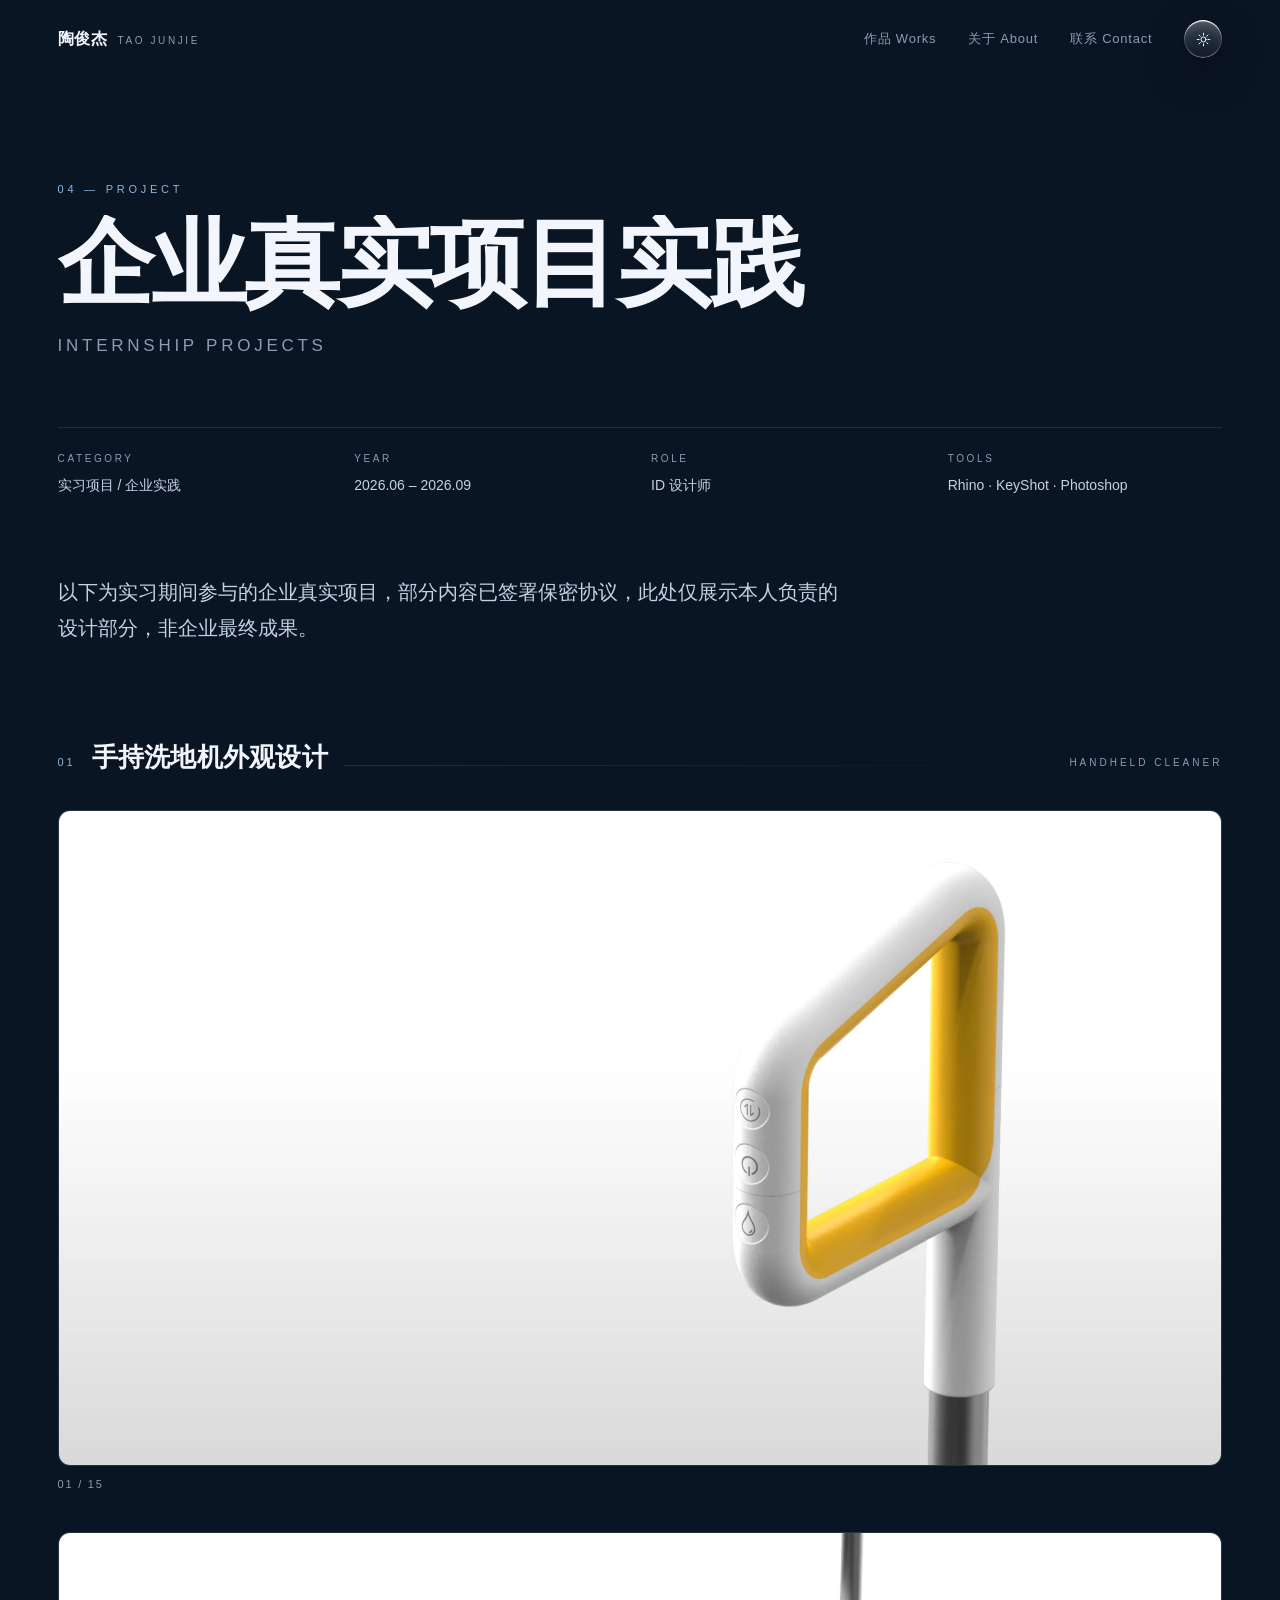
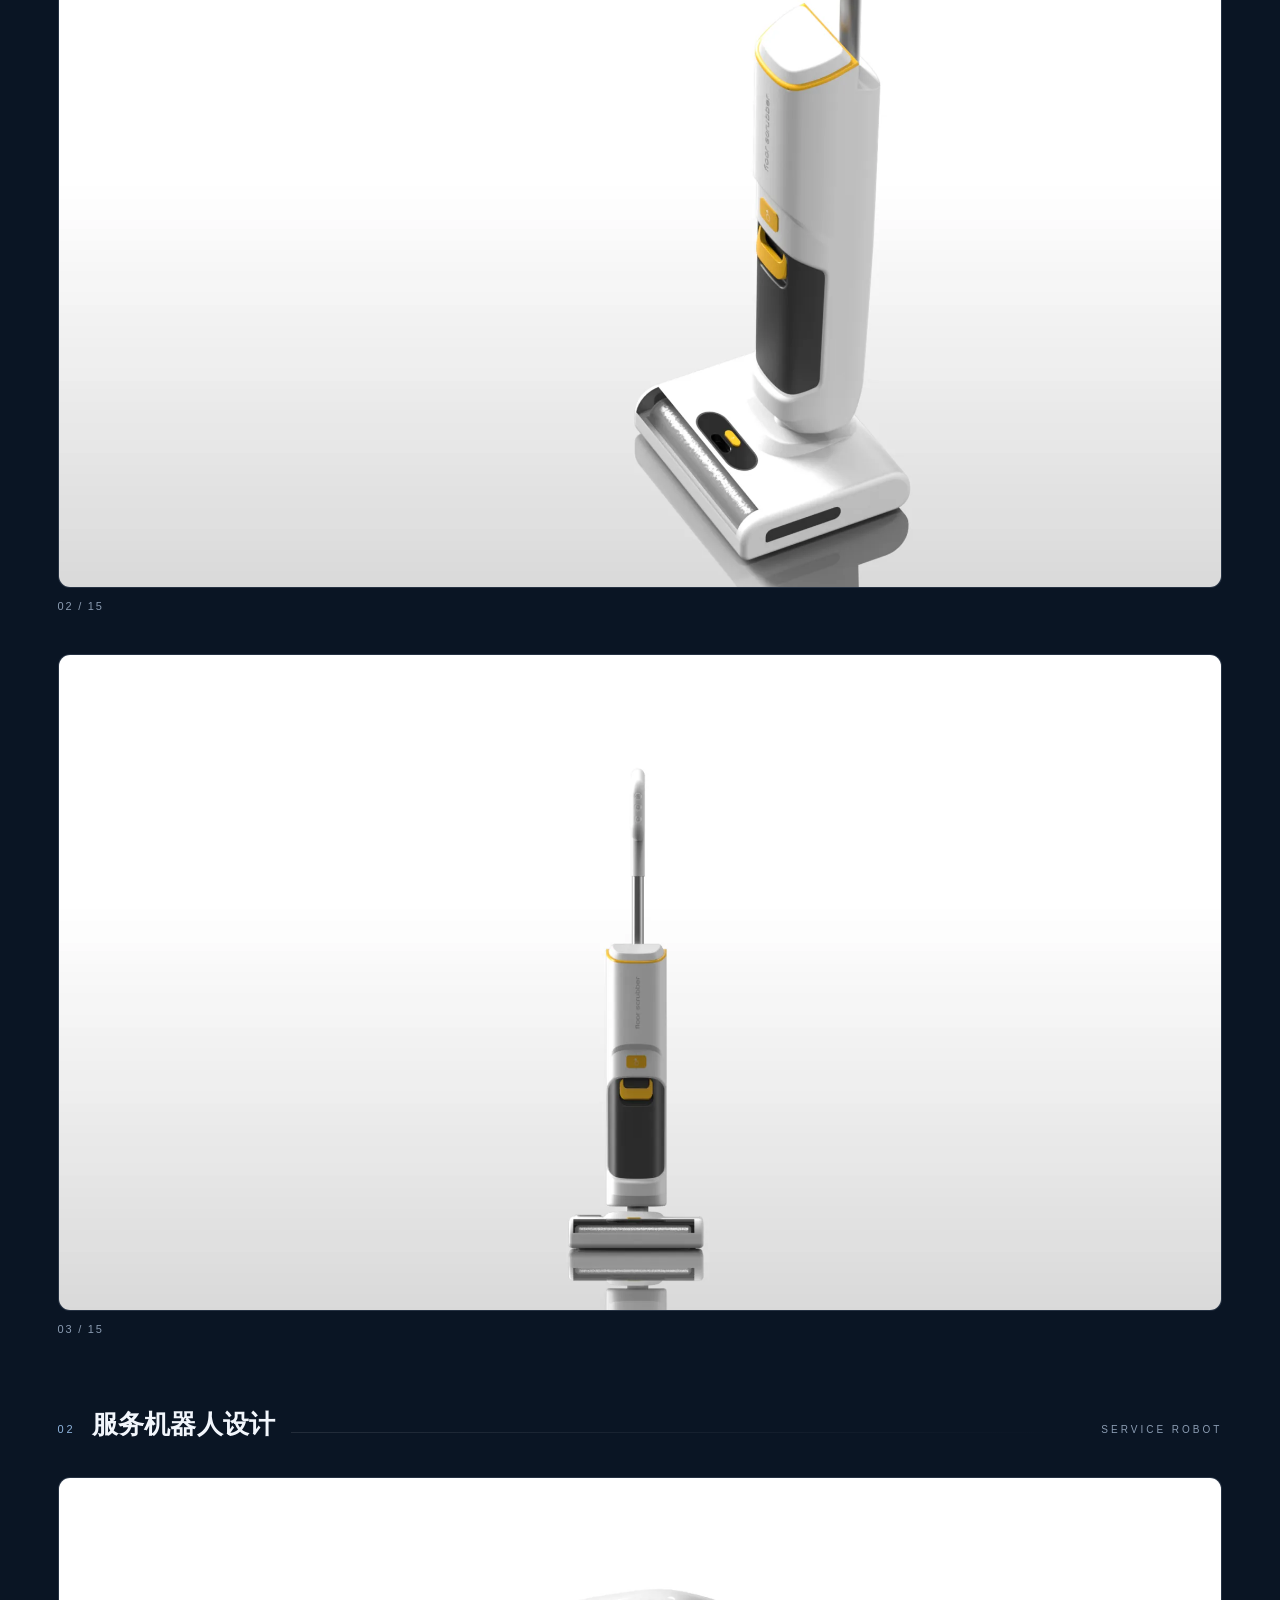
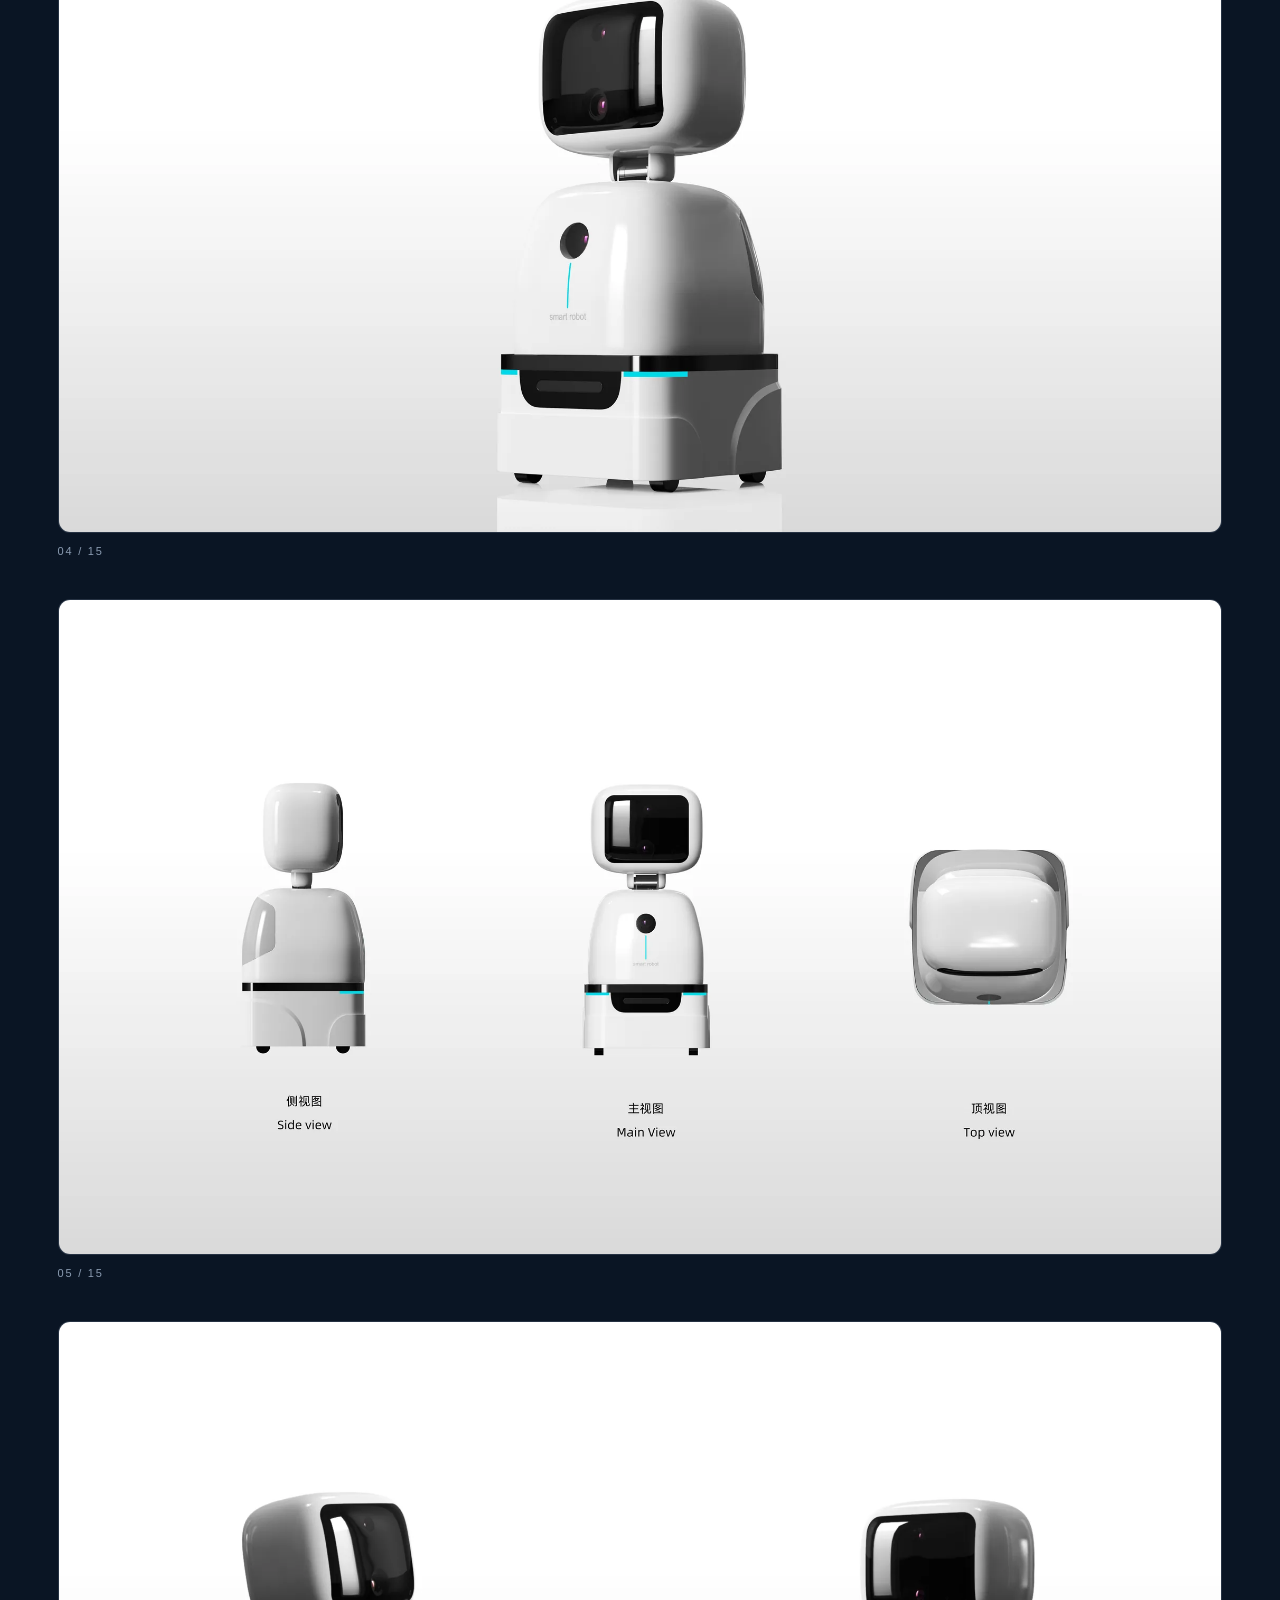
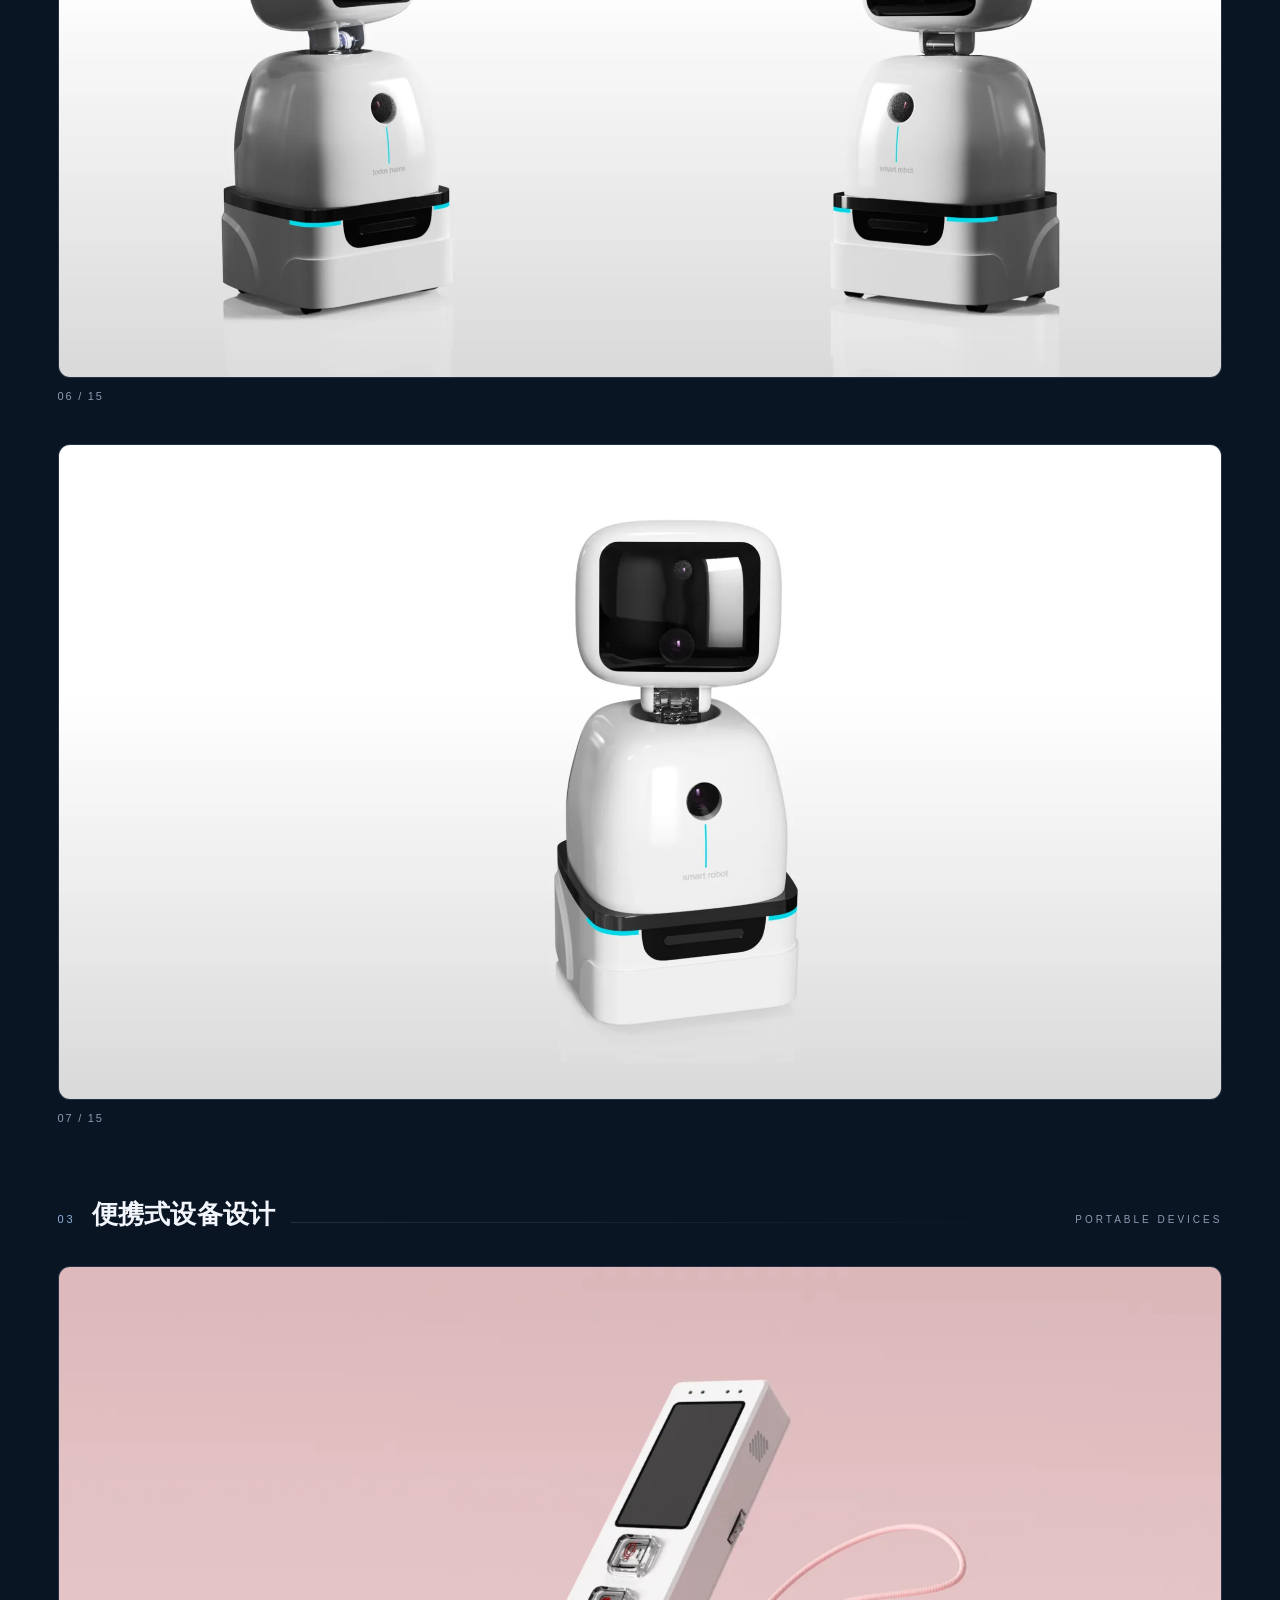
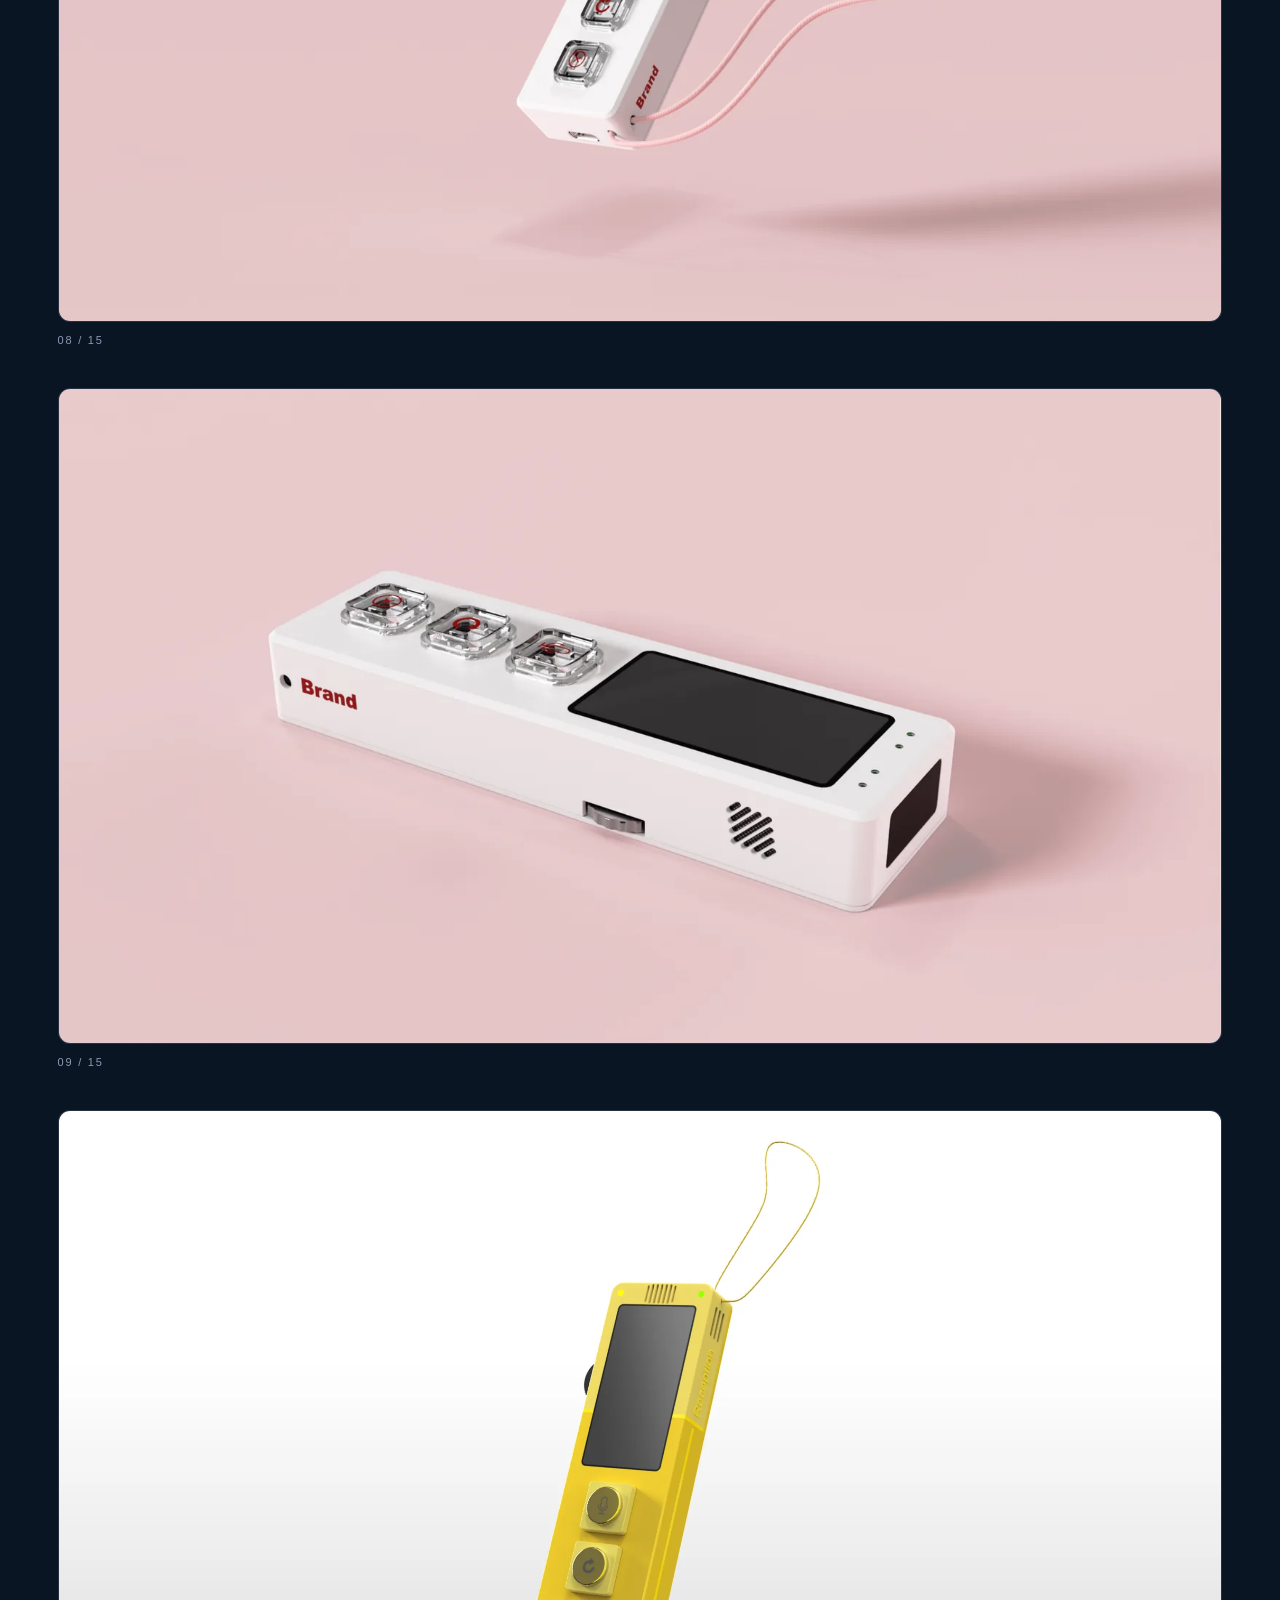
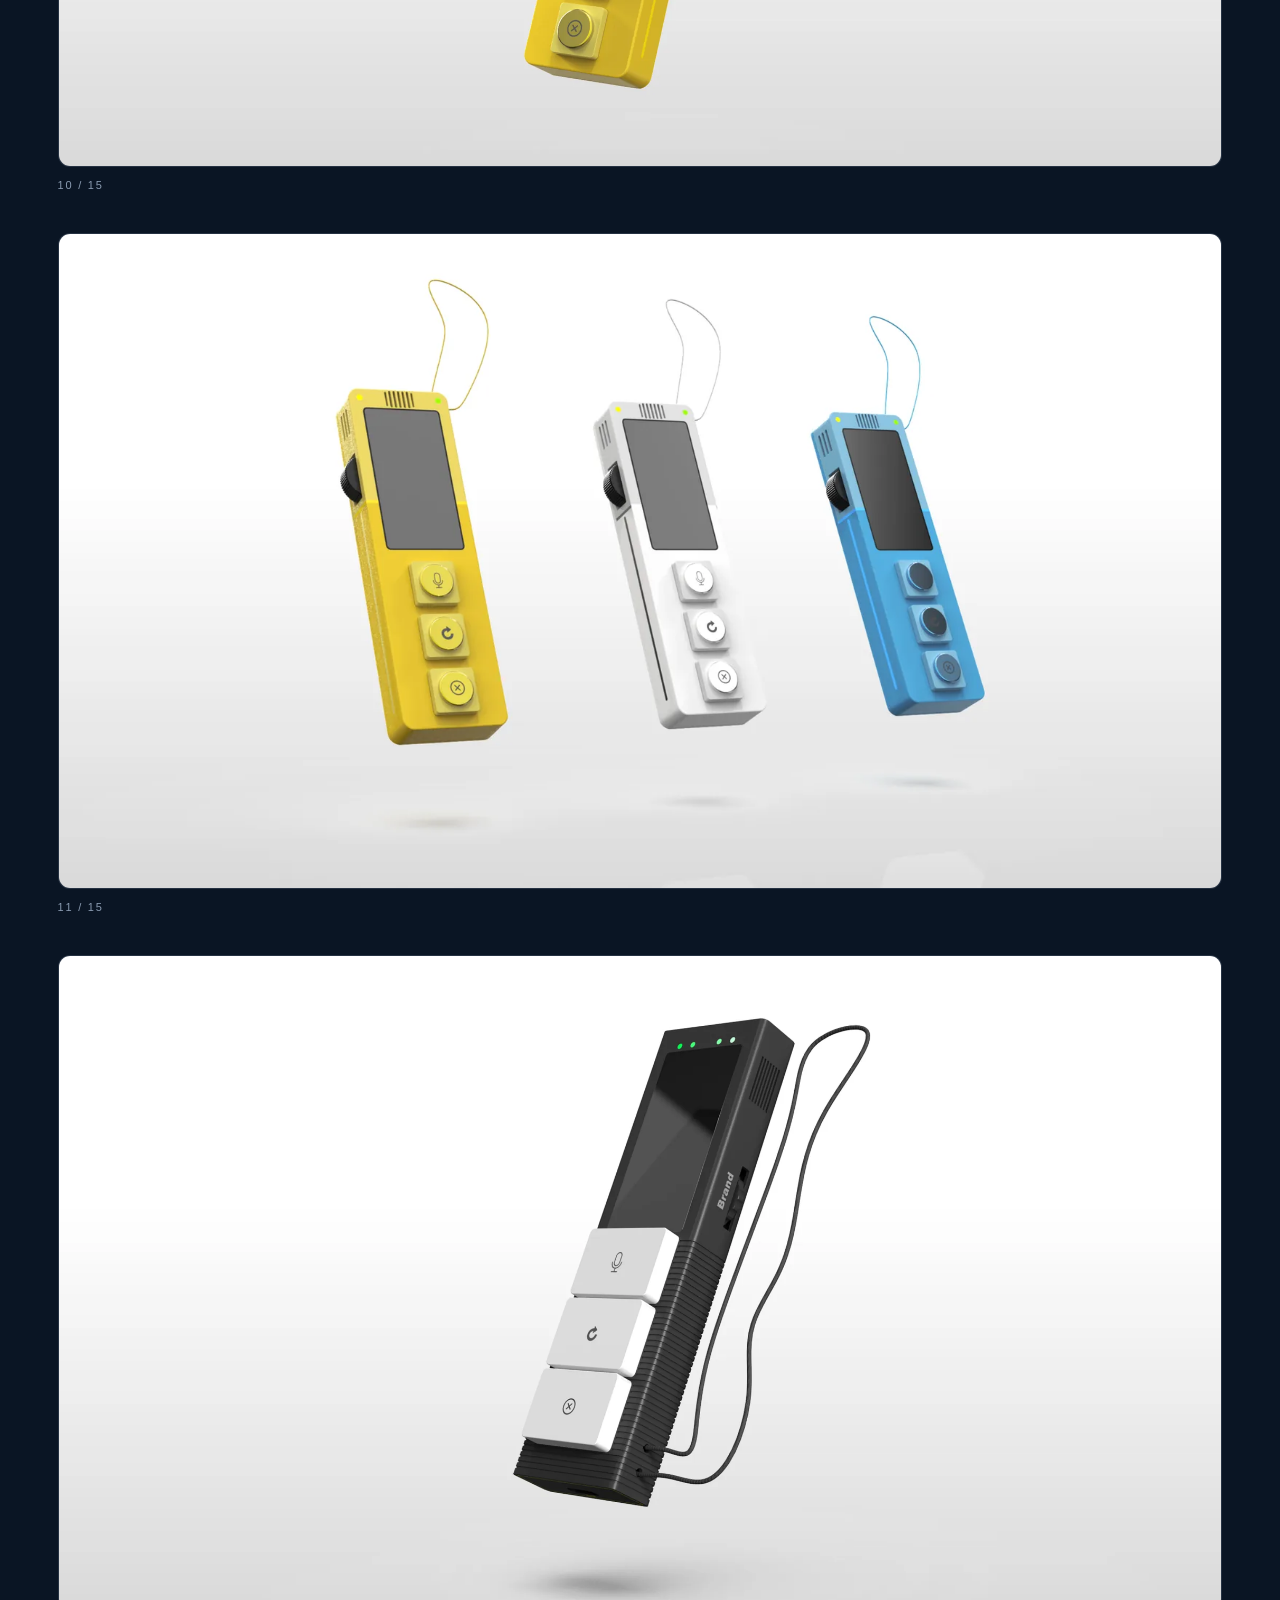
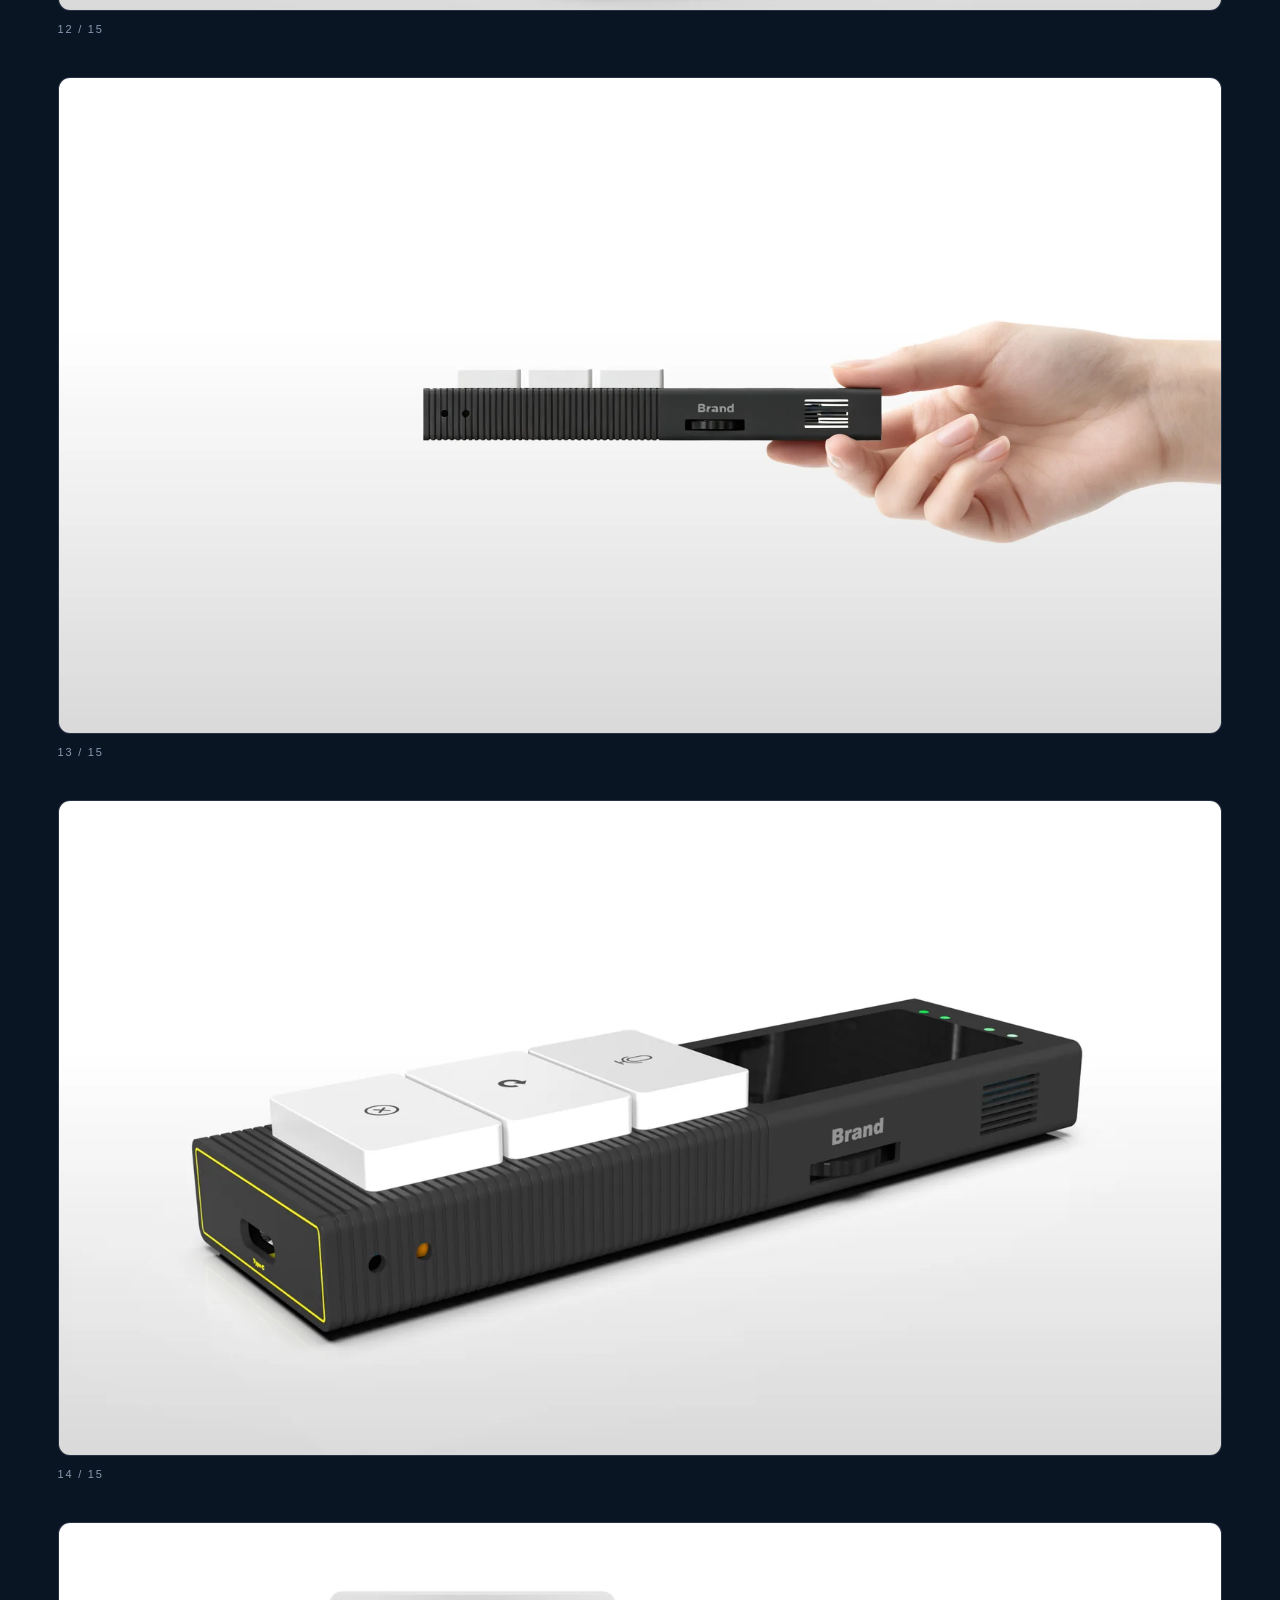
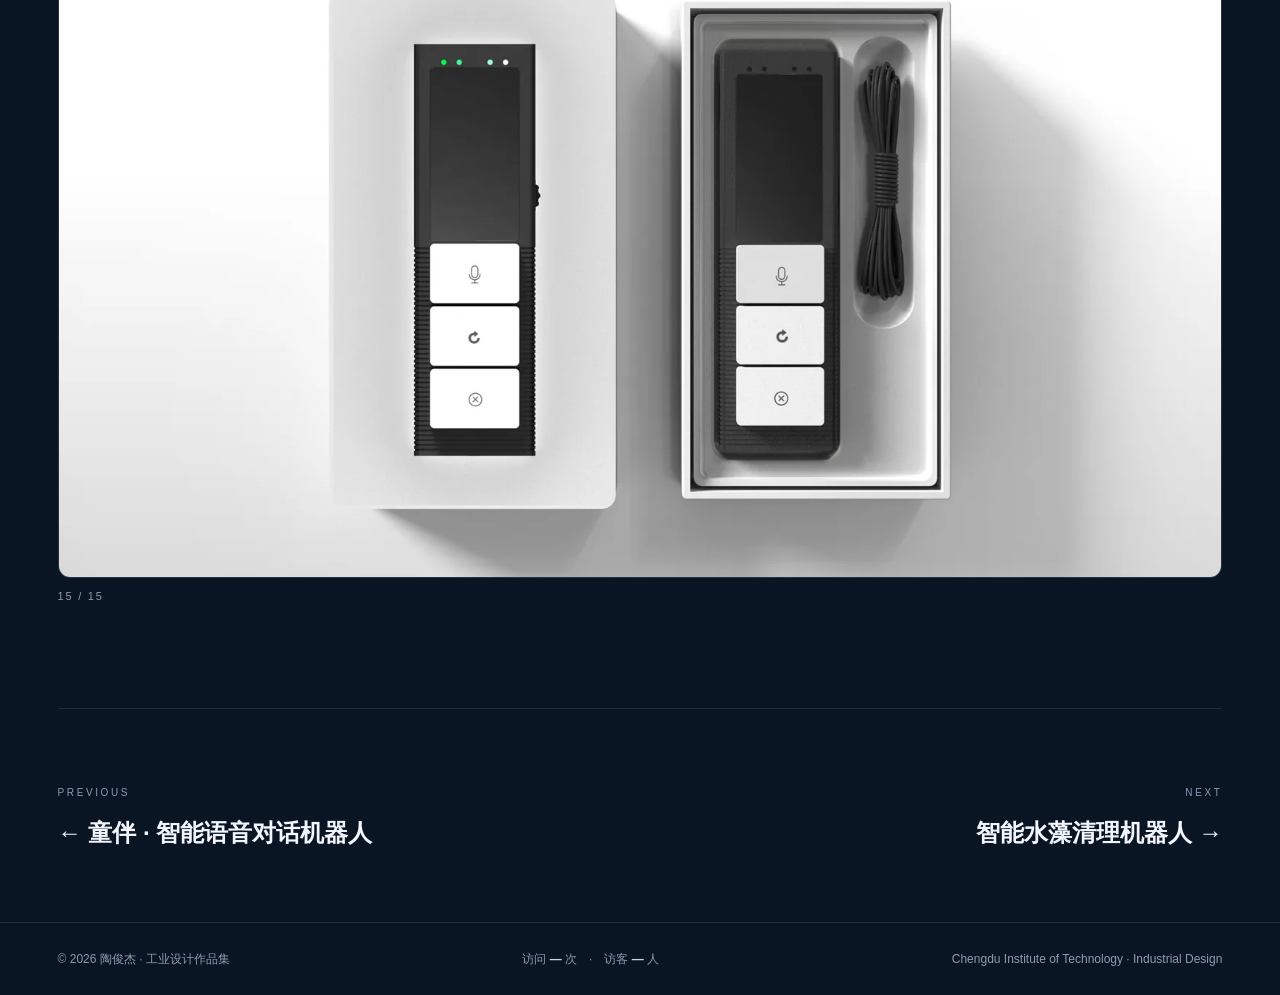
<file: work/internship.html>
<!DOCTYPE html>
<html lang="zh-CN" data-theme="dark">
<head>
<meta charset="UTF-8">
<meta name="viewport" content="width=device-width, initial-scale=1.0">
<title>企业真实项目实践 — 陶俊杰 · 工业设计作品集 2026</title>
<meta name="description" content="企业真实项目实践 · 陶俊杰 工业设计作品集">
<script>(function(){try{var t=localStorage.getItem('tj-theme');document.documentElement.setAttribute('data-theme',t==='light'?'light':'dark');}catch(e){document.documentElement.setAttribute('data-theme','dark');}})();</script>
<link rel="stylesheet" href="../assets/style.css?v=20260930i">
</head>
<body>

<div class="loader">
  <div class="loader-inner">
    <div class="loader-cn">陶俊杰</div>
    <div class="loader-en">TAO JUNJIE</div>
    <div class="loader-line"></div>
  </div>
</div>

<div class="progress"></div>

<nav class="nav">
  <a class="brand" href="../index.html"><b>陶俊杰</b><span>TAO JUNJIE</span></a>
  <div class="nav-right">
    <div class="nav-links">
      <a href="../index.html#works">作品 Works</a>
      <a href="../index.html#about">关于 About</a>
      <a href="../index.html#contact">联系 Contact</a>
    </div>
    <button class="theme-toggle lg" id="themeToggle" aria-label="切换深浅色">
      <svg class="icon-sun" viewBox="0 0 24 24" fill="none" stroke="currentColor" stroke-width="1.6" stroke-linecap="round"><circle cx="12" cy="12" r="4"/><path d="M12 2v3M12 19v3M2 12h3M19 12h3M4.9 4.9l2.1 2.1M17 17l2.1 2.1M19.1 4.9L17 7M7 17l-2.1 2.1"/></svg>
      <svg class="icon-moon" viewBox="0 0 24 24" fill="none" stroke="currentColor" stroke-width="1.6" stroke-linecap="round"><path d="M21 12.8A8.5 8.5 0 1 1 11.2 3a7 7 0 0 0 9.8 9.8z"/></svg>
    </button>
  </div>
</nav>

<header class="proj-head">
  <div class="wrap">
    <div class="proj-num reveal">04 — Project</div>
    <h1 class="proj-title mask"><span>企业真实项目实践</span></h1>
    <p class="proj-en reveal">Internship Projects</p>
    <div class="proj-meta reveal">
      <div><div class="k">Category</div><div class="v">实习项目 / 企业实践</div></div>
      <div><div class="k">Year</div><div class="v">2026.06 – 2026.09</div></div>
      <div><div class="k">Role</div><div class="v">ID 设计师</div></div>
      <div><div class="k">Tools</div><div class="v">Rhino · KeyShot · Photoshop</div></div>
    </div>
  </div>
</header>

<section class="proj-lead">
  <div class="wrap">
    <p class="reveal">以下为实习期间参与的企业真实项目，部分内容已签署保密协议，此处仅展示本人负责的设计部分，非企业最终成果。</p>
  </div>
</section>

<section class="proj-gallery">
  <div class="chapter reveal">
    <span class="c-num">01</span>
    <h2>手持洗地机外观设计</h2>
    <span class="c-line"></span>
    <span class="c-en">Handheld Cleaner</span>
  </div>
  <figure class="shot reveal">
    <img src="../images/page-35.webp" alt="企业真实项目实践 · 手持洗地机外观设计" loading="lazy">
    <figcaption>01 / 15</figcaption>
  </figure>
  <figure class="shot reveal">
    <img src="../images/page-36.webp" alt="企业真实项目实践 · 手持洗地机外观设计" loading="lazy">
    <figcaption>02 / 15</figcaption>
  </figure>
  <figure class="shot reveal">
    <img src="../images/page-37.webp" alt="企业真实项目实践 · 手持洗地机外观设计" loading="lazy">
    <figcaption>03 / 15</figcaption>
  </figure>
  <div class="chapter reveal">
    <span class="c-num">02</span>
    <h2>服务机器人设计</h2>
    <span class="c-line"></span>
    <span class="c-en">Service Robot</span>
  </div>
  <figure class="shot reveal">
    <img src="../images/page-38.webp" alt="企业真实项目实践 · 服务机器人设计" loading="lazy">
    <figcaption>04 / 15</figcaption>
  </figure>
  <figure class="shot reveal">
    <img src="../images/page-39.webp" alt="企业真实项目实践 · 服务机器人设计" loading="lazy">
    <figcaption>05 / 15</figcaption>
  </figure>
  <figure class="shot reveal">
    <img src="../images/page-40.webp" alt="企业真实项目实践 · 服务机器人设计" loading="lazy">
    <figcaption>06 / 15</figcaption>
  </figure>
  <figure class="shot reveal">
    <img src="../images/page-41.webp" alt="企业真实项目实践 · 服务机器人设计" loading="lazy">
    <figcaption>07 / 15</figcaption>
  </figure>
  <div class="chapter reveal">
    <span class="c-num">03</span>
    <h2>便携式设备设计</h2>
    <span class="c-line"></span>
    <span class="c-en">Portable Devices</span>
  </div>
  <figure class="shot reveal">
    <img src="../images/page-42.webp" alt="企业真实项目实践 · 便携式设备设计" loading="lazy">
    <figcaption>08 / 15</figcaption>
  </figure>
  <figure class="shot reveal">
    <img src="../images/page-43.webp" alt="企业真实项目实践 · 便携式设备设计" loading="lazy">
    <figcaption>09 / 15</figcaption>
  </figure>
  <figure class="shot reveal">
    <img src="../images/page-44.webp" alt="企业真实项目实践 · 便携式设备设计" loading="lazy">
    <figcaption>10 / 15</figcaption>
  </figure>
  <figure class="shot reveal">
    <img src="../images/page-45.webp" alt="企业真实项目实践 · 便携式设备设计" loading="lazy">
    <figcaption>11 / 15</figcaption>
  </figure>
  <figure class="shot reveal">
    <img src="../images/page-46.webp" alt="企业真实项目实践 · 便携式设备设计" loading="lazy">
    <figcaption>12 / 15</figcaption>
  </figure>
  <figure class="shot reveal">
    <img src="../images/page-47.webp" alt="企业真实项目实践 · 便携式设备设计" loading="lazy">
    <figcaption>13 / 15</figcaption>
  </figure>
  <figure class="shot reveal">
    <img src="../images/page-48.webp" alt="企业真实项目实践 · 便携式设备设计" loading="lazy">
    <figcaption>14 / 15</figcaption>
  </figure>
  <figure class="shot reveal">
    <img src="../images/page-49.webp" alt="企业真实项目实践 · 便携式设备设计" loading="lazy">
    <figcaption>15 / 15</figcaption>
  </figure>
</section>

<div class="wrap">
  <div class="proj-nav">
    <a class="prev" href="tongban.html">
      <span class="k">Previous</span>
      <div class="v">← 童伴 · 智能语音对话机器人</div>
    </a>
    <a class="next" href="pure-boat.html">
      <span class="k">Next</span>
      <div class="v">智能水藻清理机器人 →</div>
    </a>
  </div>
</div>

<footer class="footer">
  <span>© 2026 陶俊杰 · 工业设计作品集</span>
  <span id="busuanzi_container_site_pv" class="visit-stat">访问 <b id="busuanzi_value_site_pv">—</b> 次　·　访客 <b id="busuanzi_value_site_uv">—</b> 人</span>
  <span>Chengdu Institute of Technology · Industrial Design</span>
</footer>

<script src="../assets/main.js?v=20260930i"></script>
<script defer src="https://events.vercount.one/js"></script>
</body>
</html>
</file>
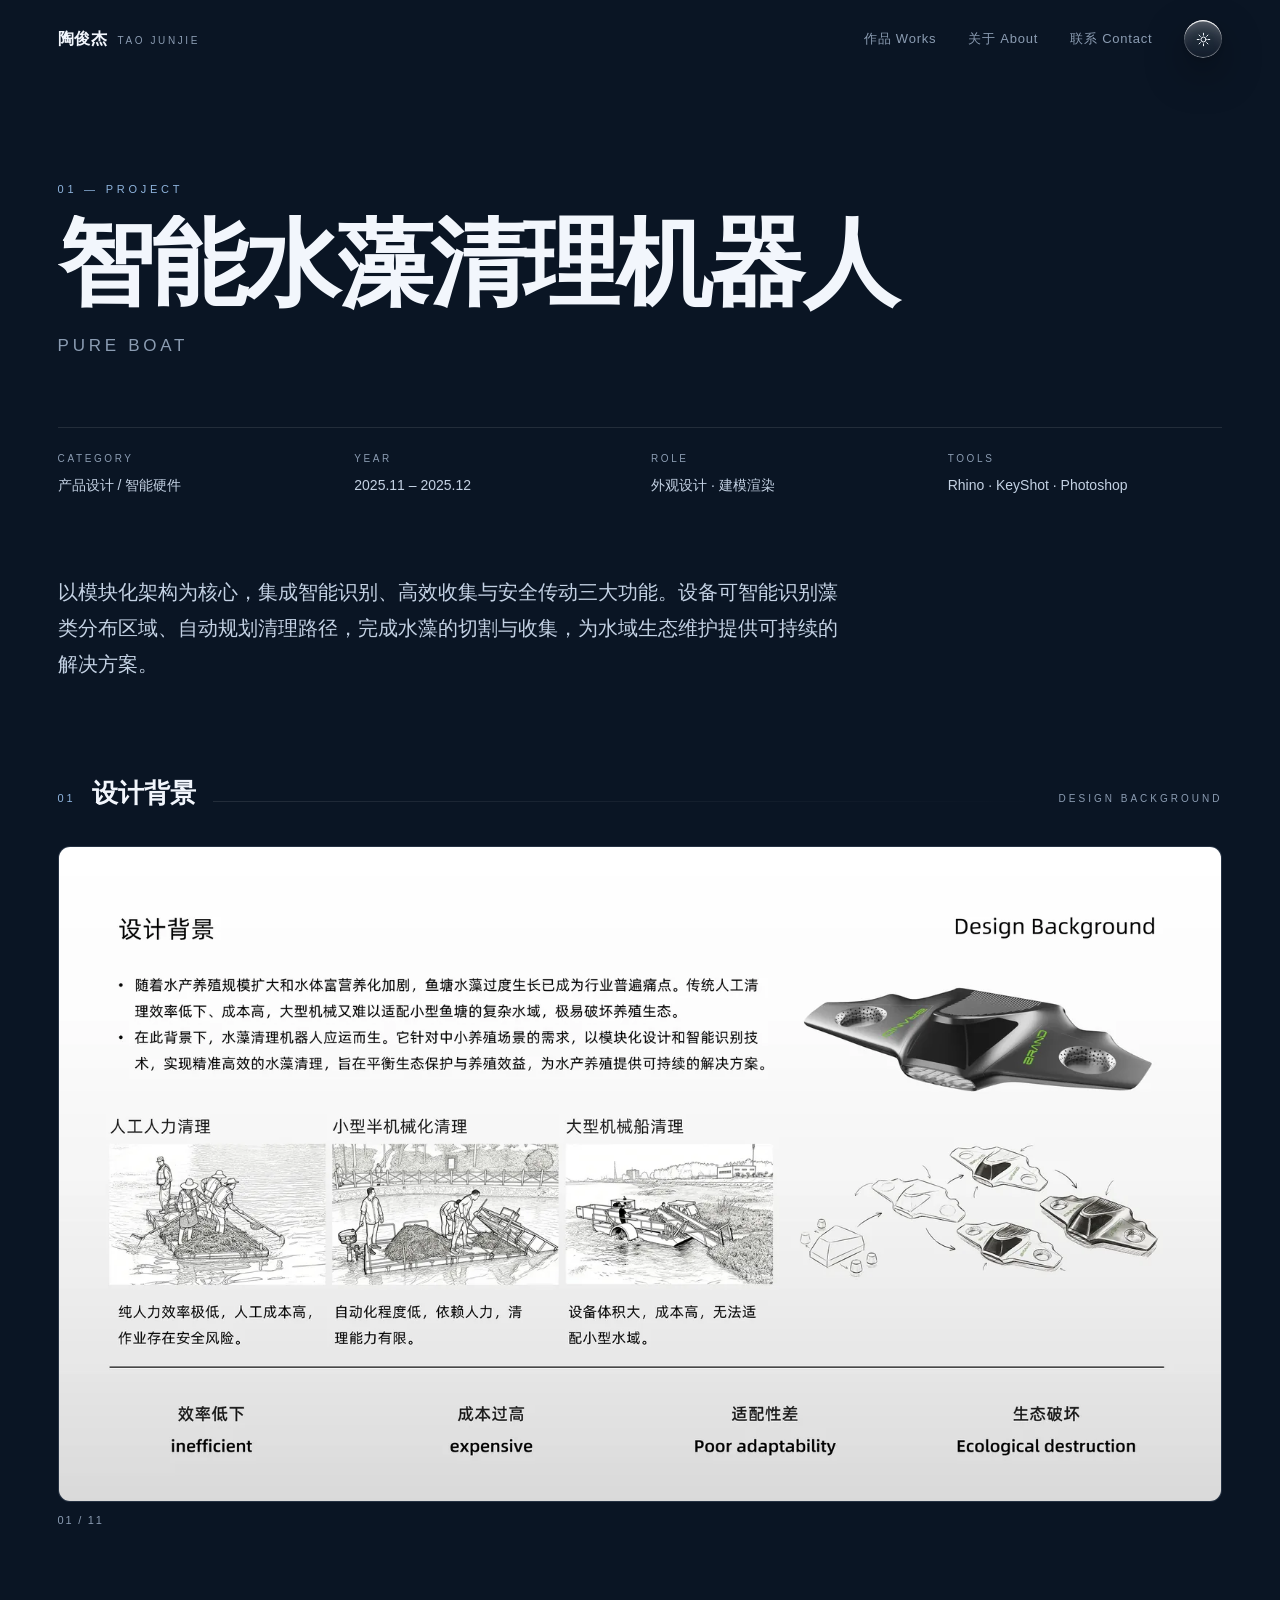
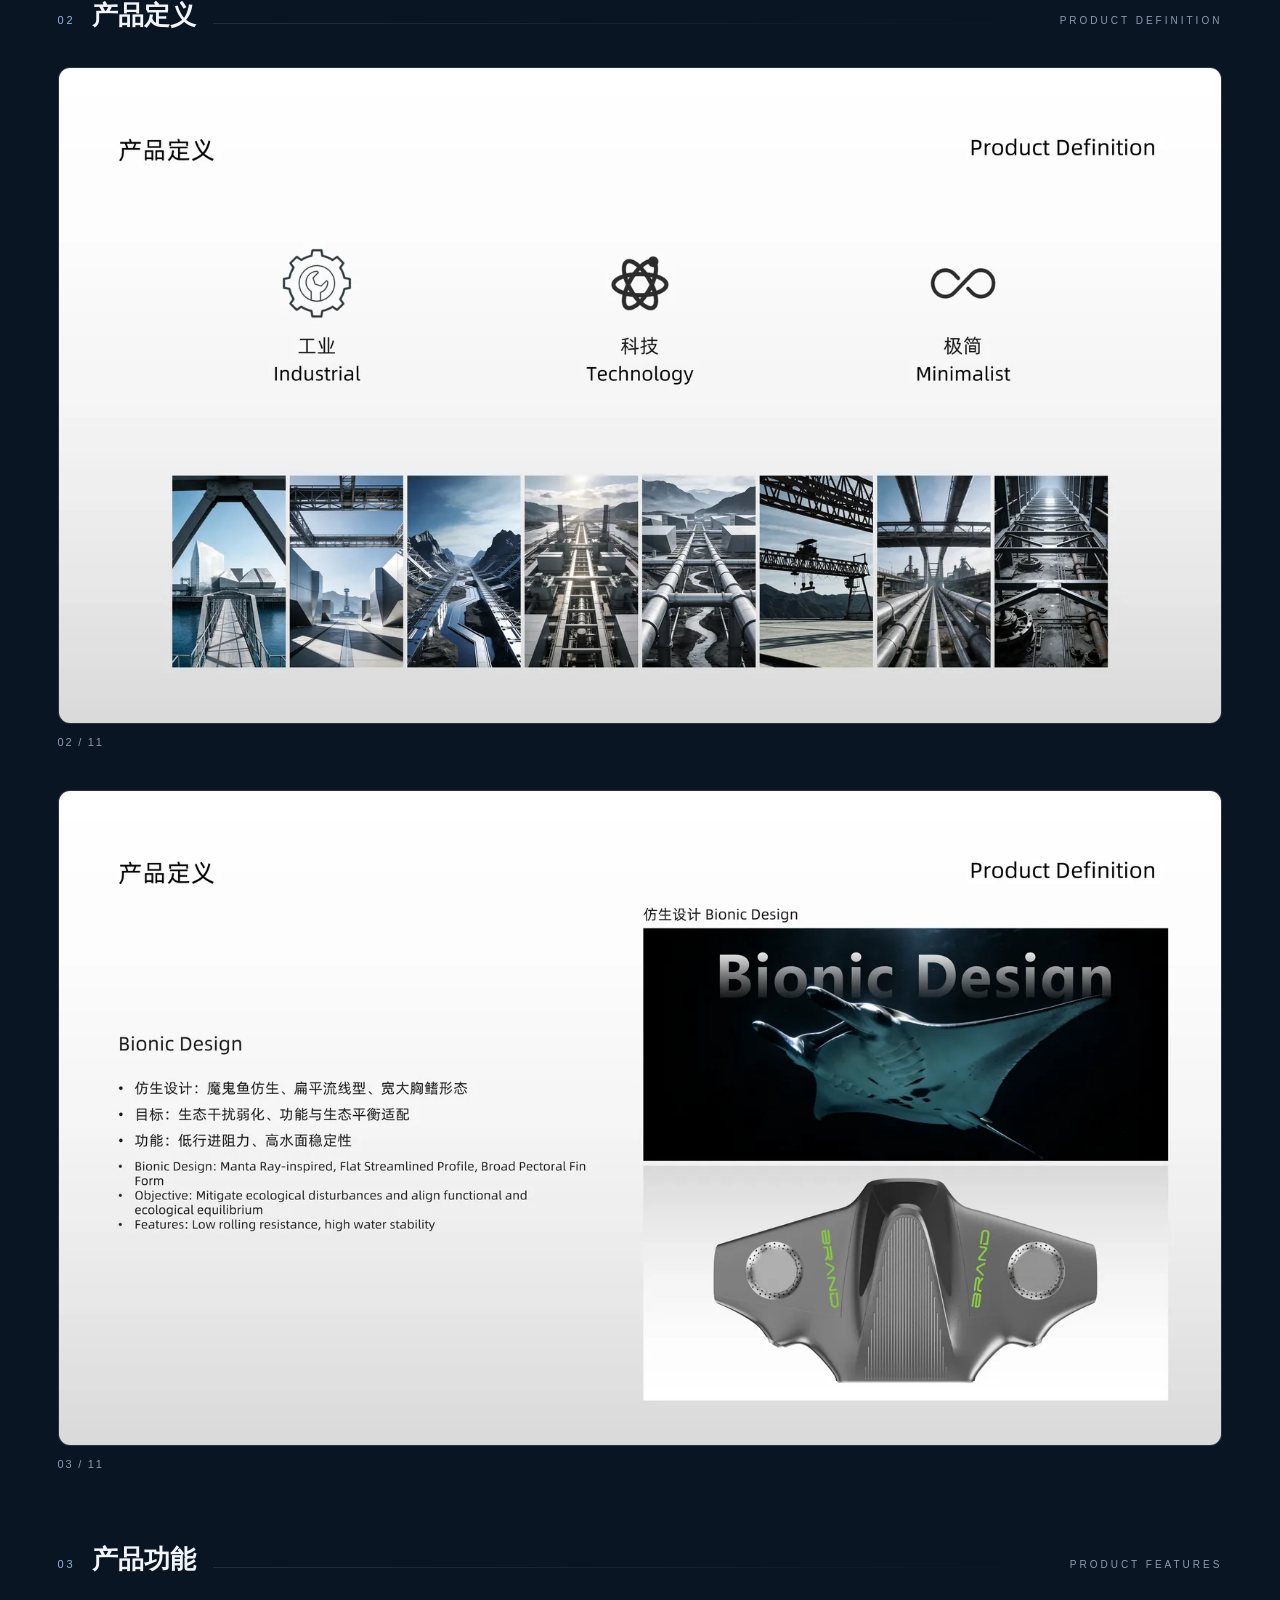
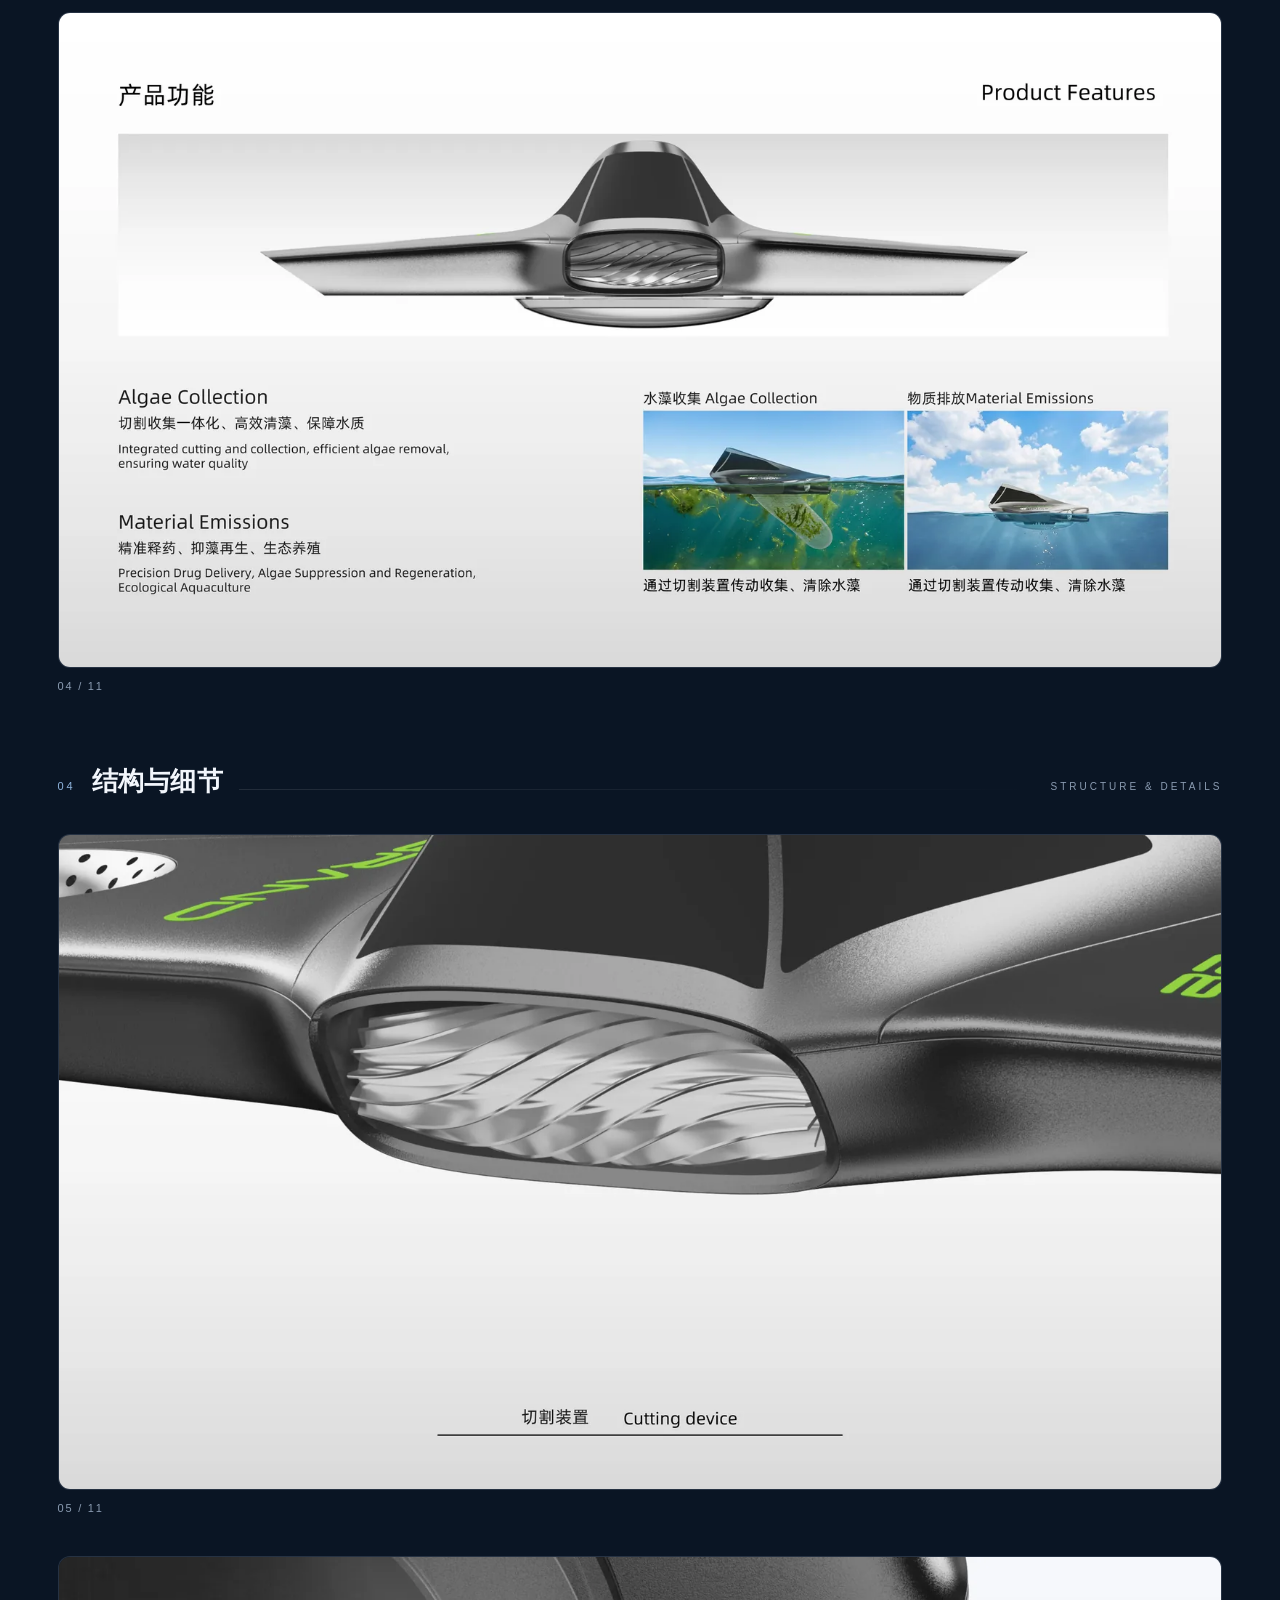
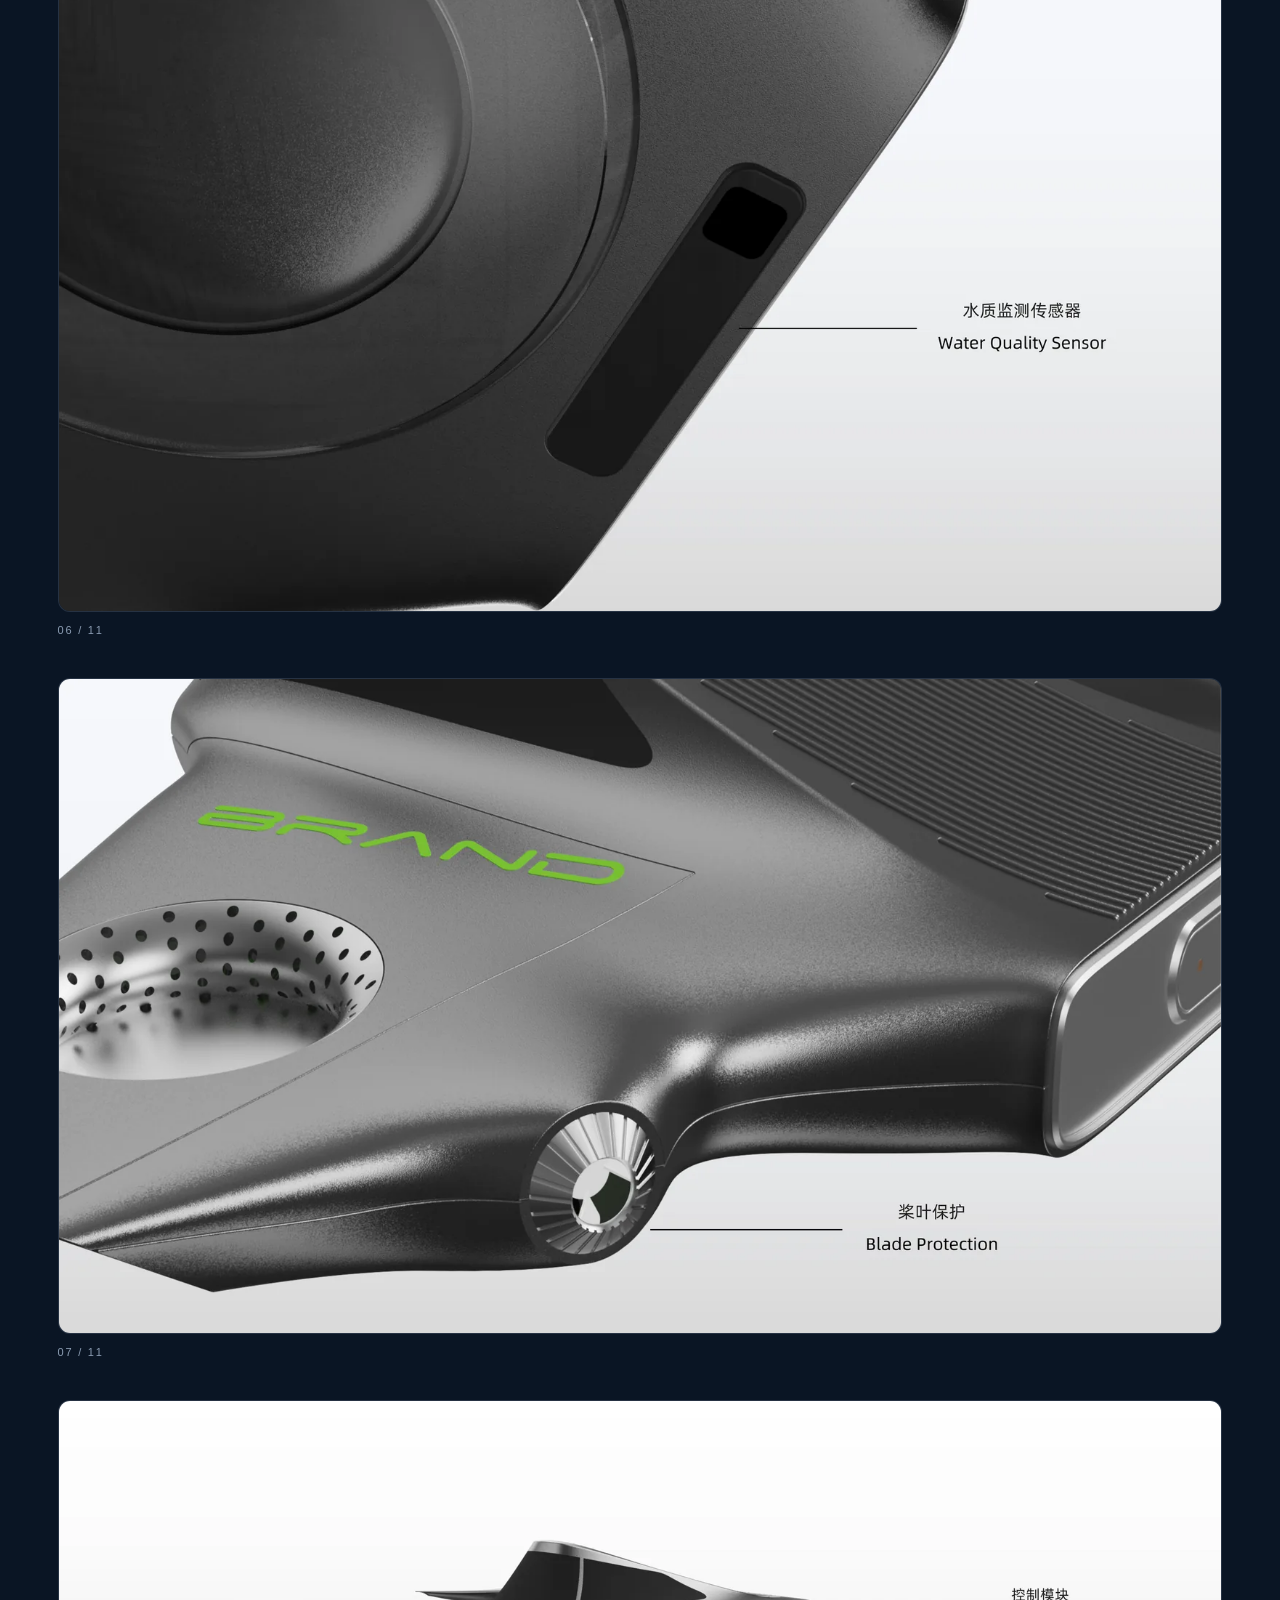
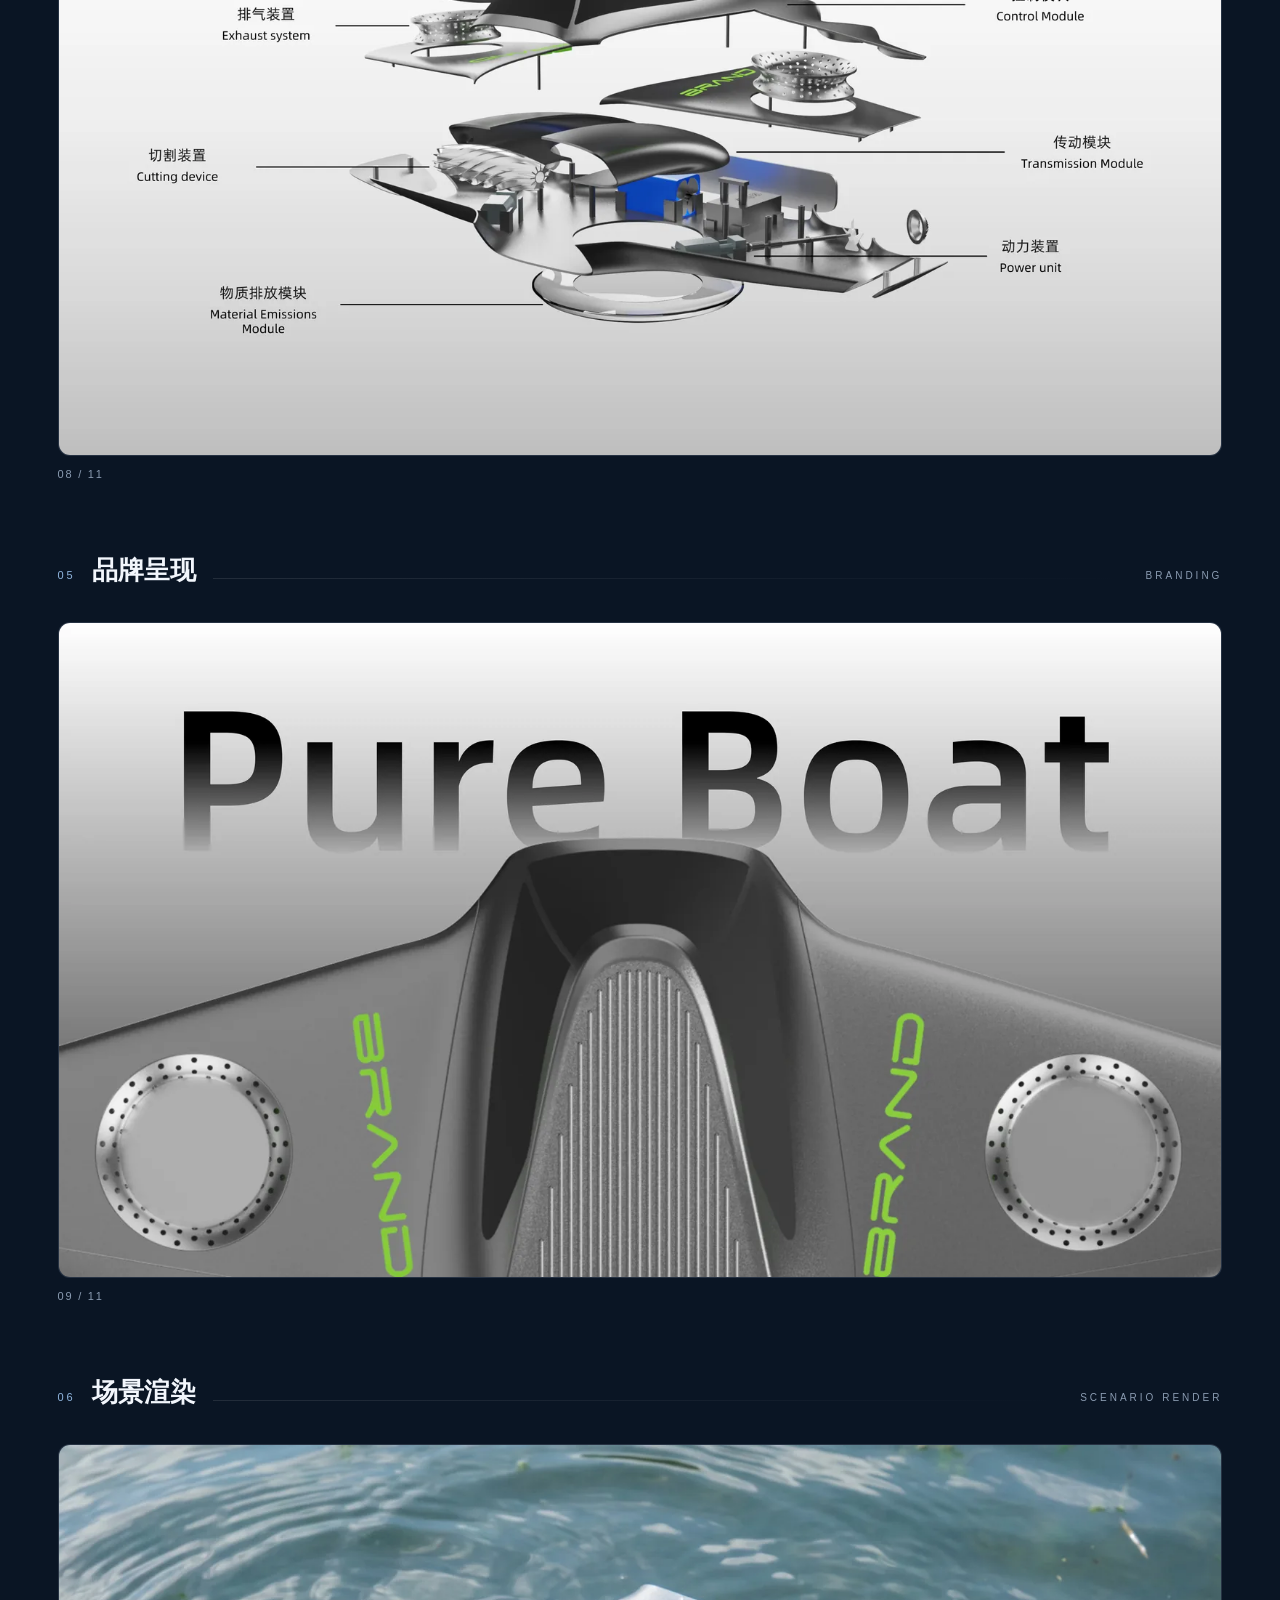
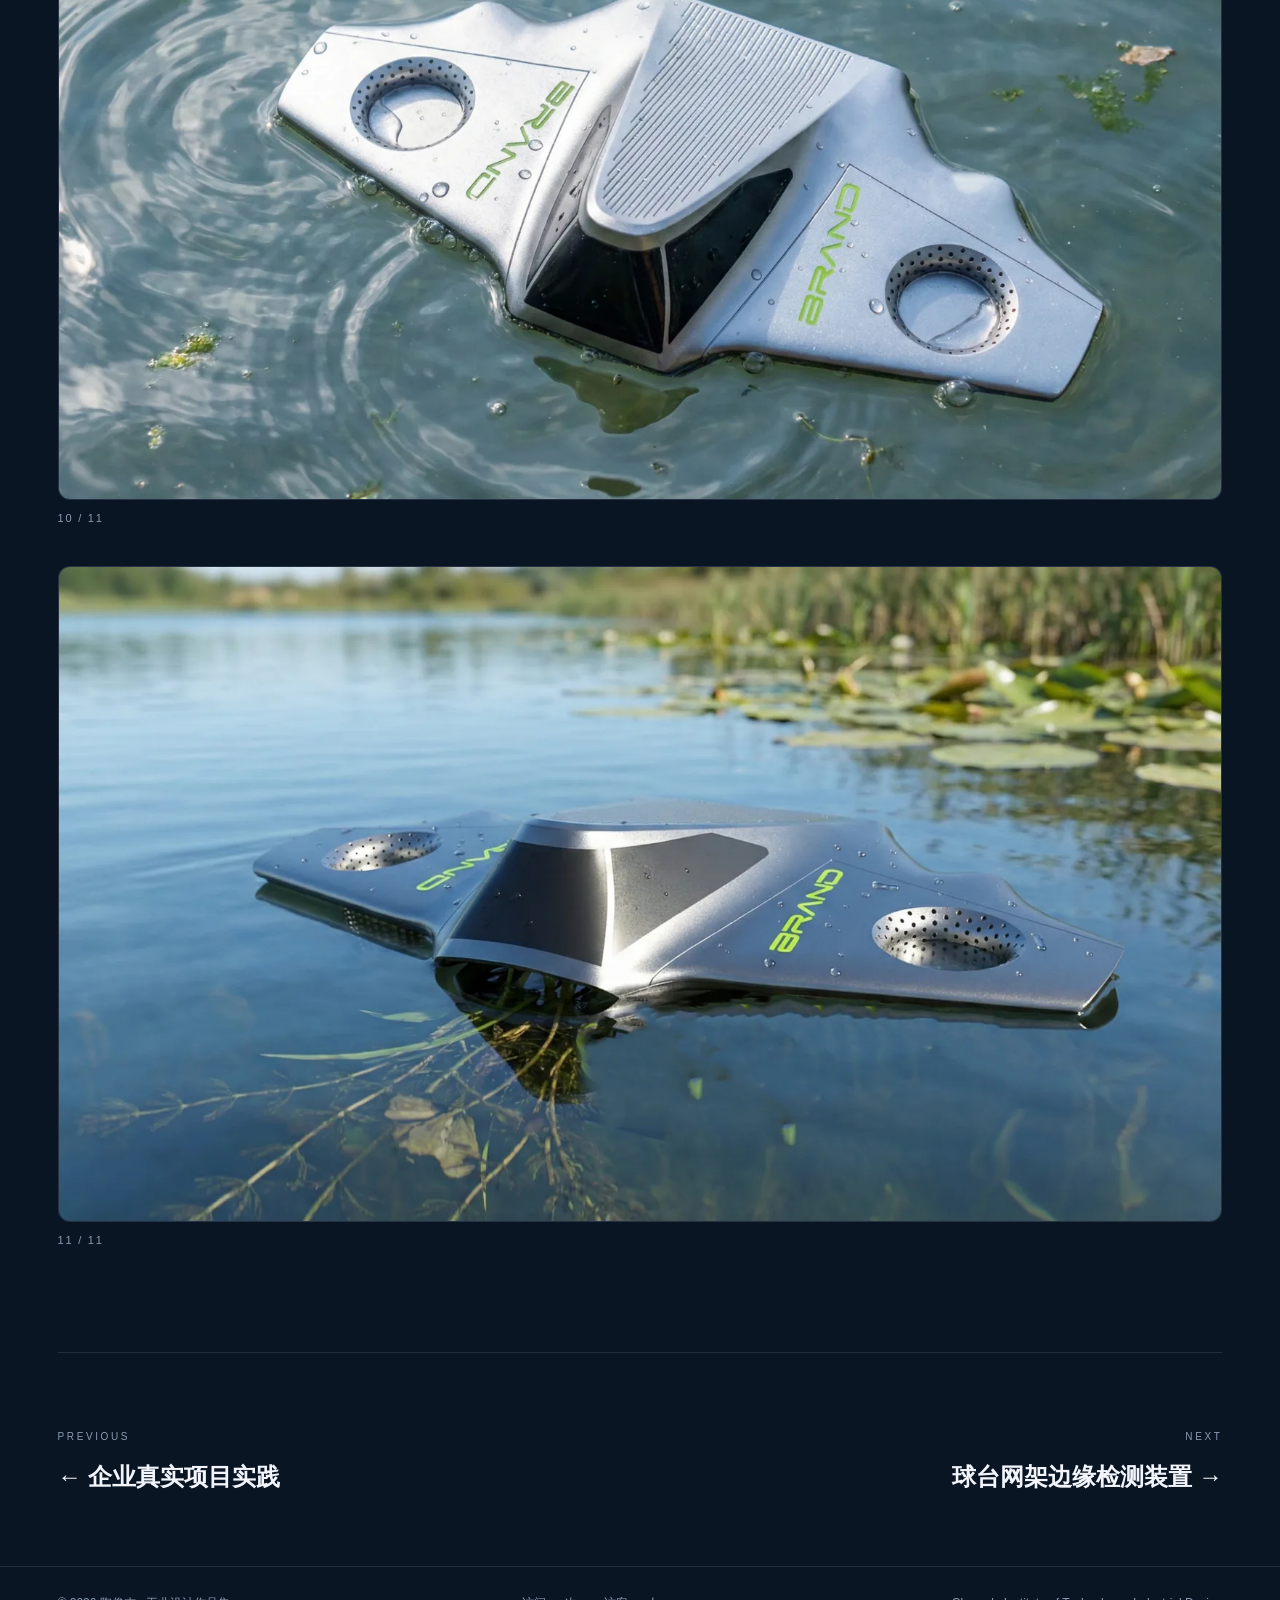
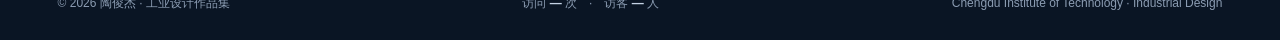
<file: work/pure-boat.html>
<!DOCTYPE html>
<html lang="zh-CN" data-theme="dark">
<head>
<meta charset="UTF-8">
<meta name="viewport" content="width=device-width, initial-scale=1.0">
<title>智能水藻清理机器人 — 陶俊杰 · 工业设计作品集 2026</title>
<meta name="description" content="智能水藻清理机器人 · 陶俊杰 工业设计作品集">
<script>(function(){try{var t=localStorage.getItem('tj-theme');document.documentElement.setAttribute('data-theme',t==='light'?'light':'dark');}catch(e){document.documentElement.setAttribute('data-theme','dark');}})();</script>
<link rel="stylesheet" href="../assets/style.css?v=20260930i">
</head>
<body>

<div class="loader">
  <div class="loader-inner">
    <div class="loader-cn">陶俊杰</div>
    <div class="loader-en">TAO JUNJIE</div>
    <div class="loader-line"></div>
  </div>
</div>

<div class="progress"></div>

<nav class="nav">
  <a class="brand" href="../index.html"><b>陶俊杰</b><span>TAO JUNJIE</span></a>
  <div class="nav-right">
    <div class="nav-links">
      <a href="../index.html#works">作品 Works</a>
      <a href="../index.html#about">关于 About</a>
      <a href="../index.html#contact">联系 Contact</a>
    </div>
    <button class="theme-toggle lg" id="themeToggle" aria-label="切换深浅色">
      <svg class="icon-sun" viewBox="0 0 24 24" fill="none" stroke="currentColor" stroke-width="1.6" stroke-linecap="round"><circle cx="12" cy="12" r="4"/><path d="M12 2v3M12 19v3M2 12h3M19 12h3M4.9 4.9l2.1 2.1M17 17l2.1 2.1M19.1 4.9L17 7M7 17l-2.1 2.1"/></svg>
      <svg class="icon-moon" viewBox="0 0 24 24" fill="none" stroke="currentColor" stroke-width="1.6" stroke-linecap="round"><path d="M21 12.8A8.5 8.5 0 1 1 11.2 3a7 7 0 0 0 9.8 9.8z"/></svg>
    </button>
  </div>
</nav>

<header class="proj-head">
  <div class="wrap">
    <div class="proj-num reveal">01 — Project</div>
    <h1 class="proj-title mask"><span>智能水藻清理机器人</span></h1>
    <p class="proj-en reveal">Pure Boat</p>
    <div class="proj-meta reveal">
      <div><div class="k">Category</div><div class="v">产品设计 / 智能硬件</div></div>
      <div><div class="k">Year</div><div class="v">2025.11 – 2025.12</div></div>
      <div><div class="k">Role</div><div class="v">外观设计 · 建模渲染</div></div>
      <div><div class="k">Tools</div><div class="v">Rhino · KeyShot · Photoshop</div></div>
    </div>
  </div>
</header>

<section class="proj-lead">
  <div class="wrap">
    <p class="reveal">以模块化架构为核心，集成智能识别、高效收集与安全传动三大功能。设备可智能识别藻类分布区域、自动规划清理路径，完成水藻的切割与收集，为水域生态维护提供可持续的解决方案。</p>
  </div>
</section>

<section class="proj-gallery">
  <div class="chapter reveal">
    <span class="c-num">01</span>
    <h2>设计背景</h2>
    <span class="c-line"></span>
    <span class="c-en">Design Background</span>
  </div>
  <figure class="shot reveal">
    <img src="../images/page-05.webp" alt="智能水藻清理机器人 · 设计背景" loading="lazy">
    <figcaption>01 / 11</figcaption>
  </figure>
  <div class="chapter reveal">
    <span class="c-num">02</span>
    <h2>产品定义</h2>
    <span class="c-line"></span>
    <span class="c-en">Product Definition</span>
  </div>
  <figure class="shot reveal">
    <img src="../images/page-06.webp" alt="智能水藻清理机器人 · 产品定义" loading="lazy">
    <figcaption>02 / 11</figcaption>
  </figure>
  <figure class="shot reveal">
    <img src="../images/page-07.webp" alt="智能水藻清理机器人 · 产品定义" loading="lazy">
    <figcaption>03 / 11</figcaption>
  </figure>
  <div class="chapter reveal">
    <span class="c-num">03</span>
    <h2>产品功能</h2>
    <span class="c-line"></span>
    <span class="c-en">Product Features</span>
  </div>
  <figure class="shot reveal">
    <img src="../images/page-08.webp" alt="智能水藻清理机器人 · 产品功能" loading="lazy">
    <figcaption>04 / 11</figcaption>
  </figure>
  <div class="chapter reveal">
    <span class="c-num">04</span>
    <h2>结构与细节</h2>
    <span class="c-line"></span>
    <span class="c-en">Structure & Details</span>
  </div>
  <figure class="shot reveal">
    <img src="../images/page-09.webp" alt="智能水藻清理机器人 · 结构与细节" loading="lazy">
    <figcaption>05 / 11</figcaption>
  </figure>
  <figure class="shot reveal">
    <img src="../images/page-10.webp" alt="智能水藻清理机器人 · 结构与细节" loading="lazy">
    <figcaption>06 / 11</figcaption>
  </figure>
  <figure class="shot reveal">
    <img src="../images/page-11.webp" alt="智能水藻清理机器人 · 结构与细节" loading="lazy">
    <figcaption>07 / 11</figcaption>
  </figure>
  <figure class="shot reveal">
    <img src="../images/page-12.webp" alt="智能水藻清理机器人 · 结构与细节" loading="lazy">
    <figcaption>08 / 11</figcaption>
  </figure>
  <div class="chapter reveal">
    <span class="c-num">05</span>
    <h2>品牌呈现</h2>
    <span class="c-line"></span>
    <span class="c-en">Branding</span>
  </div>
  <figure class="shot reveal">
    <img src="../images/page-13.webp" alt="智能水藻清理机器人 · 品牌呈现" loading="lazy">
    <figcaption>09 / 11</figcaption>
  </figure>
  <div class="chapter reveal">
    <span class="c-num">06</span>
    <h2>场景渲染</h2>
    <span class="c-line"></span>
    <span class="c-en">Scenario Render</span>
  </div>
  <figure class="shot reveal">
    <img src="../images/page-14.webp" alt="智能水藻清理机器人 · 场景渲染" loading="lazy">
    <figcaption>10 / 11</figcaption>
  </figure>
  <figure class="shot reveal">
    <img src="../images/page-15.webp" alt="智能水藻清理机器人 · 场景渲染" loading="lazy">
    <figcaption>11 / 11</figcaption>
  </figure>
</section>

<div class="wrap">
  <div class="proj-nav">
    <a class="prev" href="internship.html">
      <span class="k">Previous</span>
      <div class="v">← 企业真实项目实践</div>
    </a>
    <a class="next" href="ball-eye.html">
      <span class="k">Next</span>
      <div class="v">球台网架边缘检测装置 →</div>
    </a>
  </div>
</div>

<footer class="footer">
  <span>© 2026 陶俊杰 · 工业设计作品集</span>
  <span id="busuanzi_container_site_pv" class="visit-stat">访问 <b id="busuanzi_value_site_pv">—</b> 次　·　访客 <b id="busuanzi_value_site_uv">—</b> 人</span>
  <span>Chengdu Institute of Technology · Industrial Design</span>
</footer>

<script src="../assets/main.js?v=20260930i"></script>
<script defer src="https://events.vercount.one/js"></script>
</body>
</html>
</file>
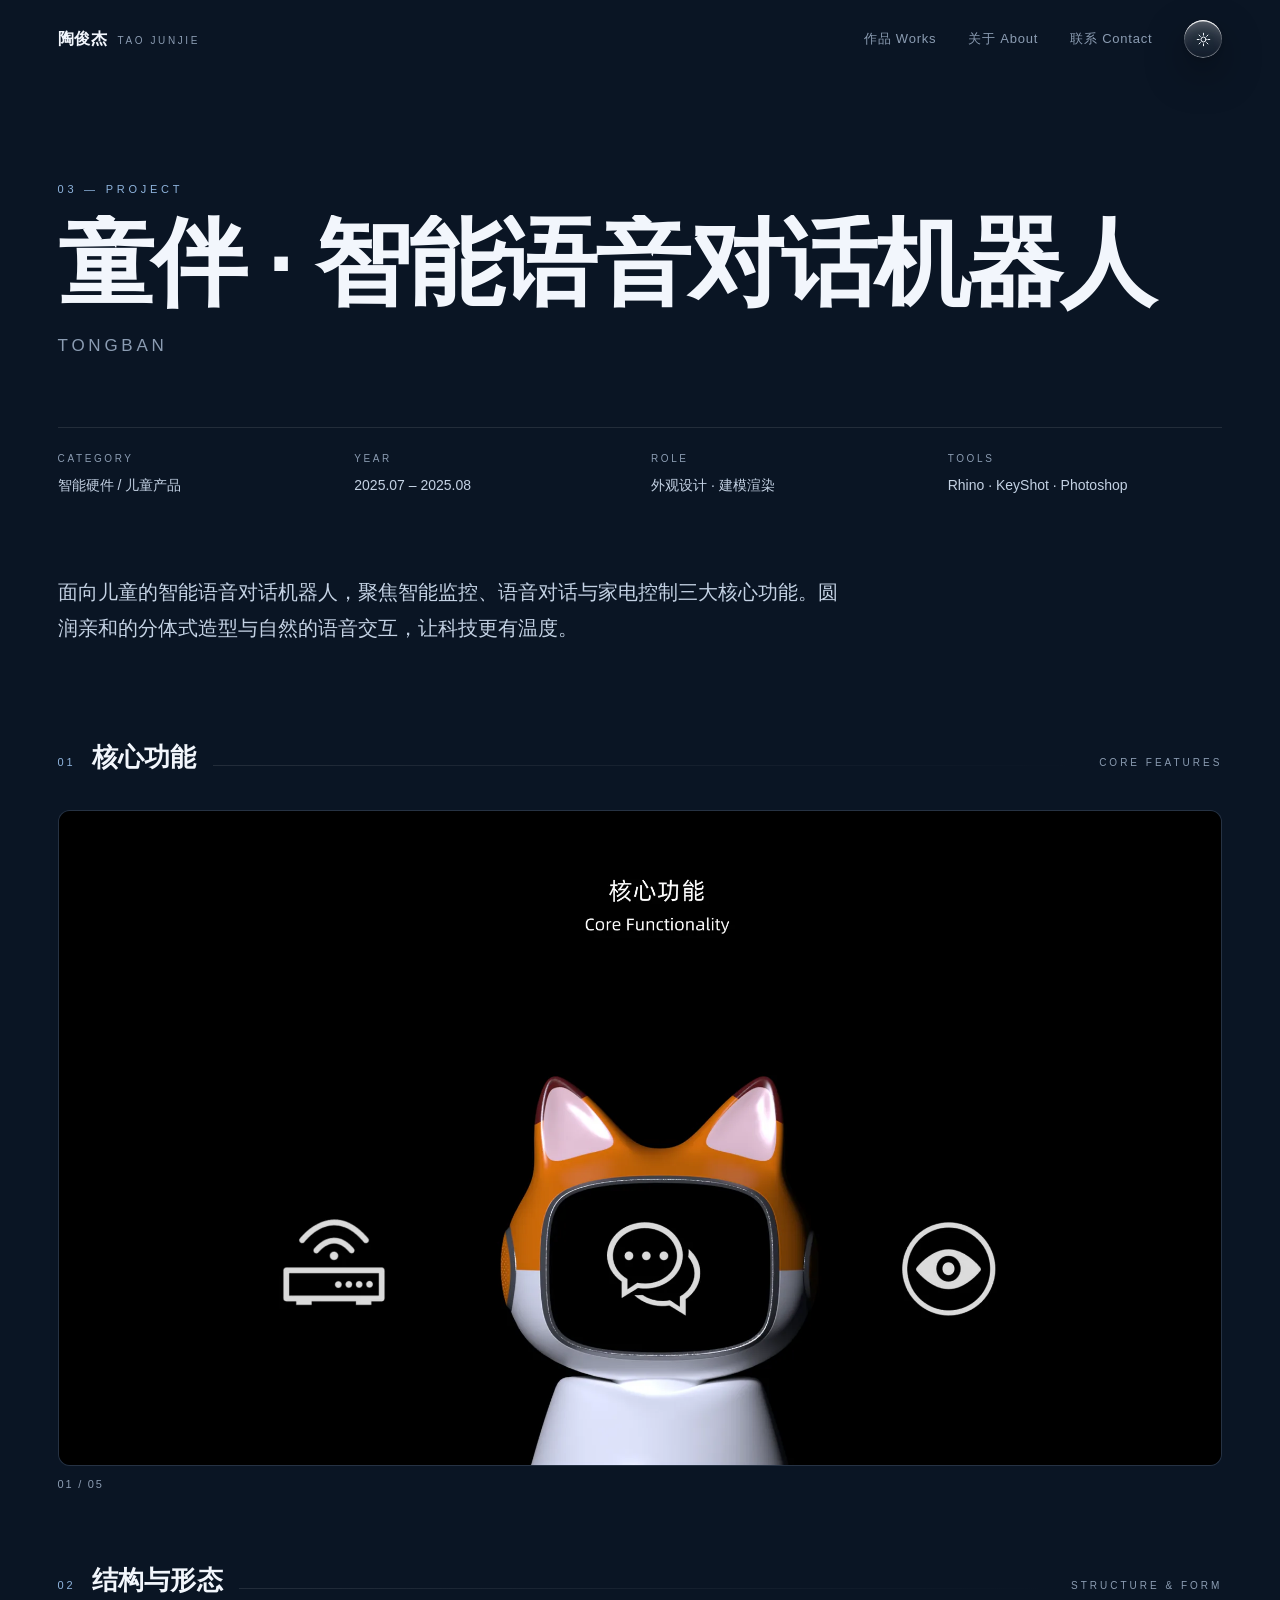
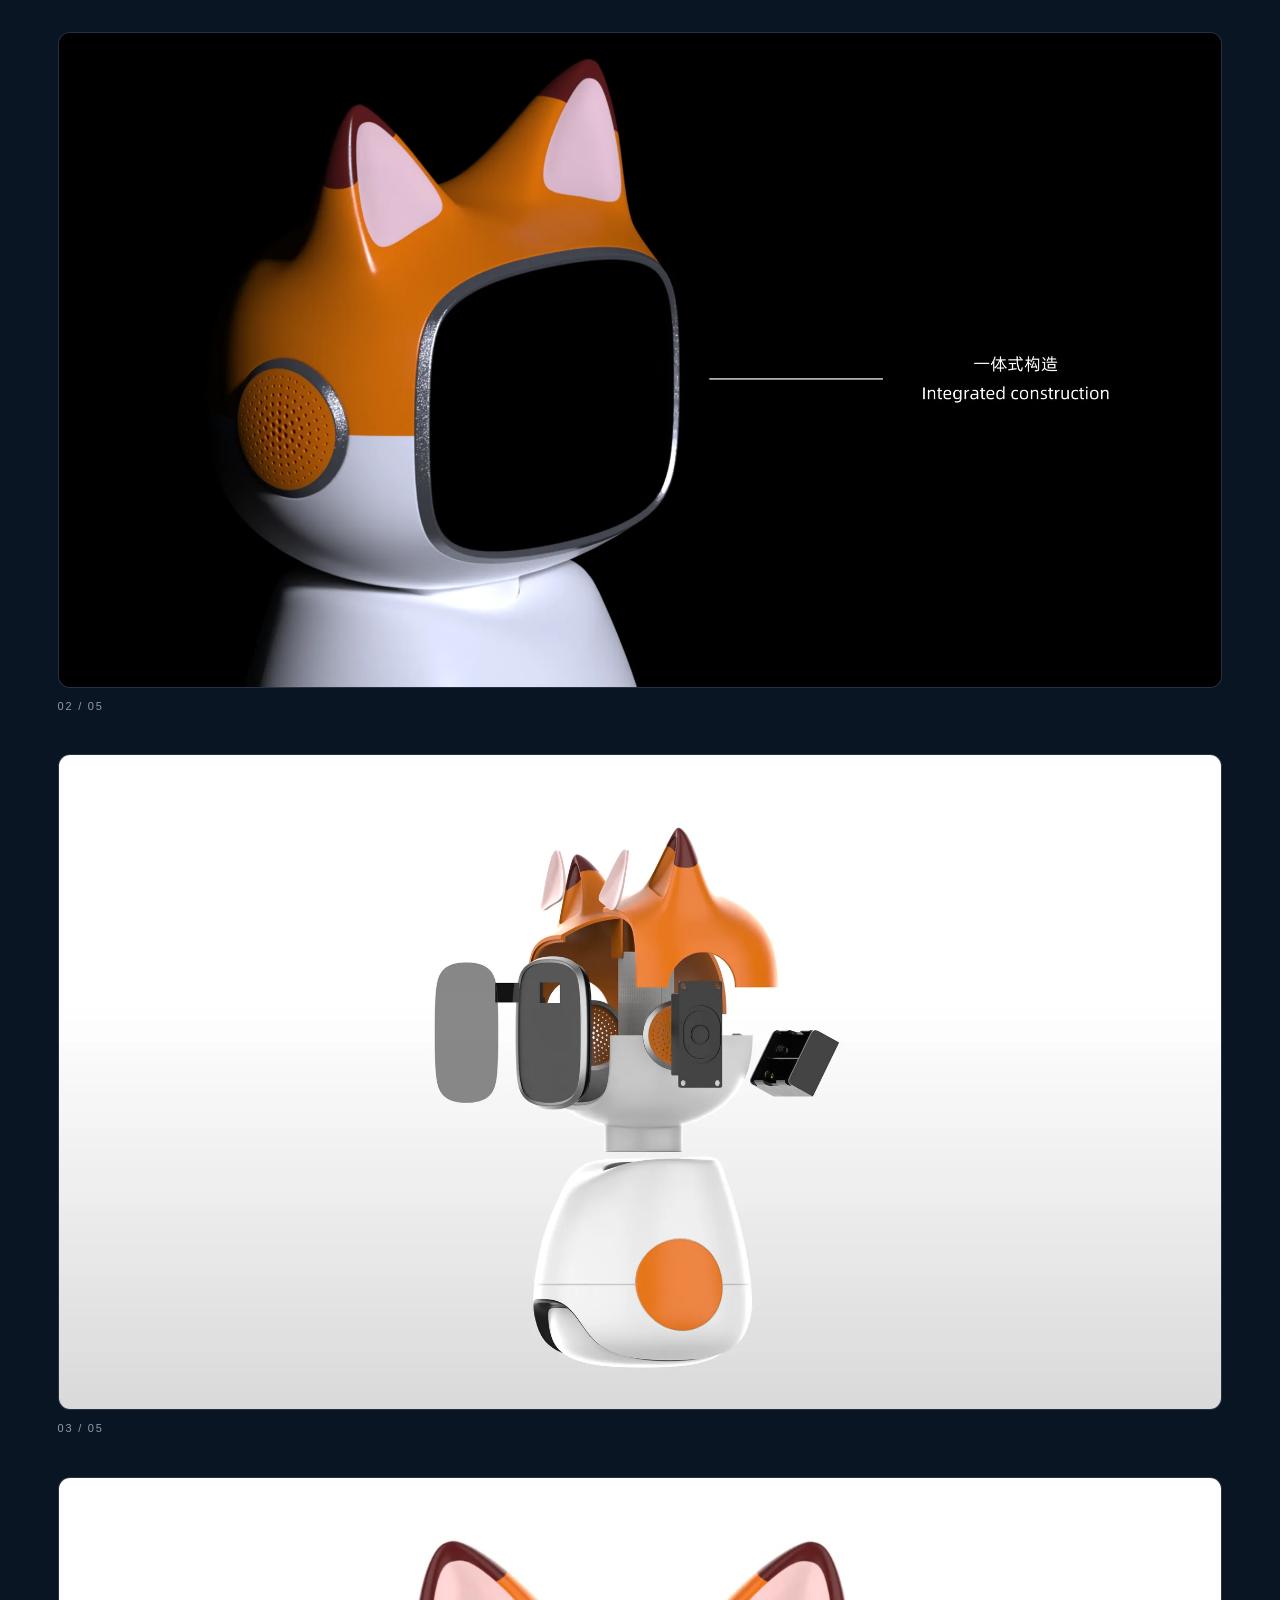
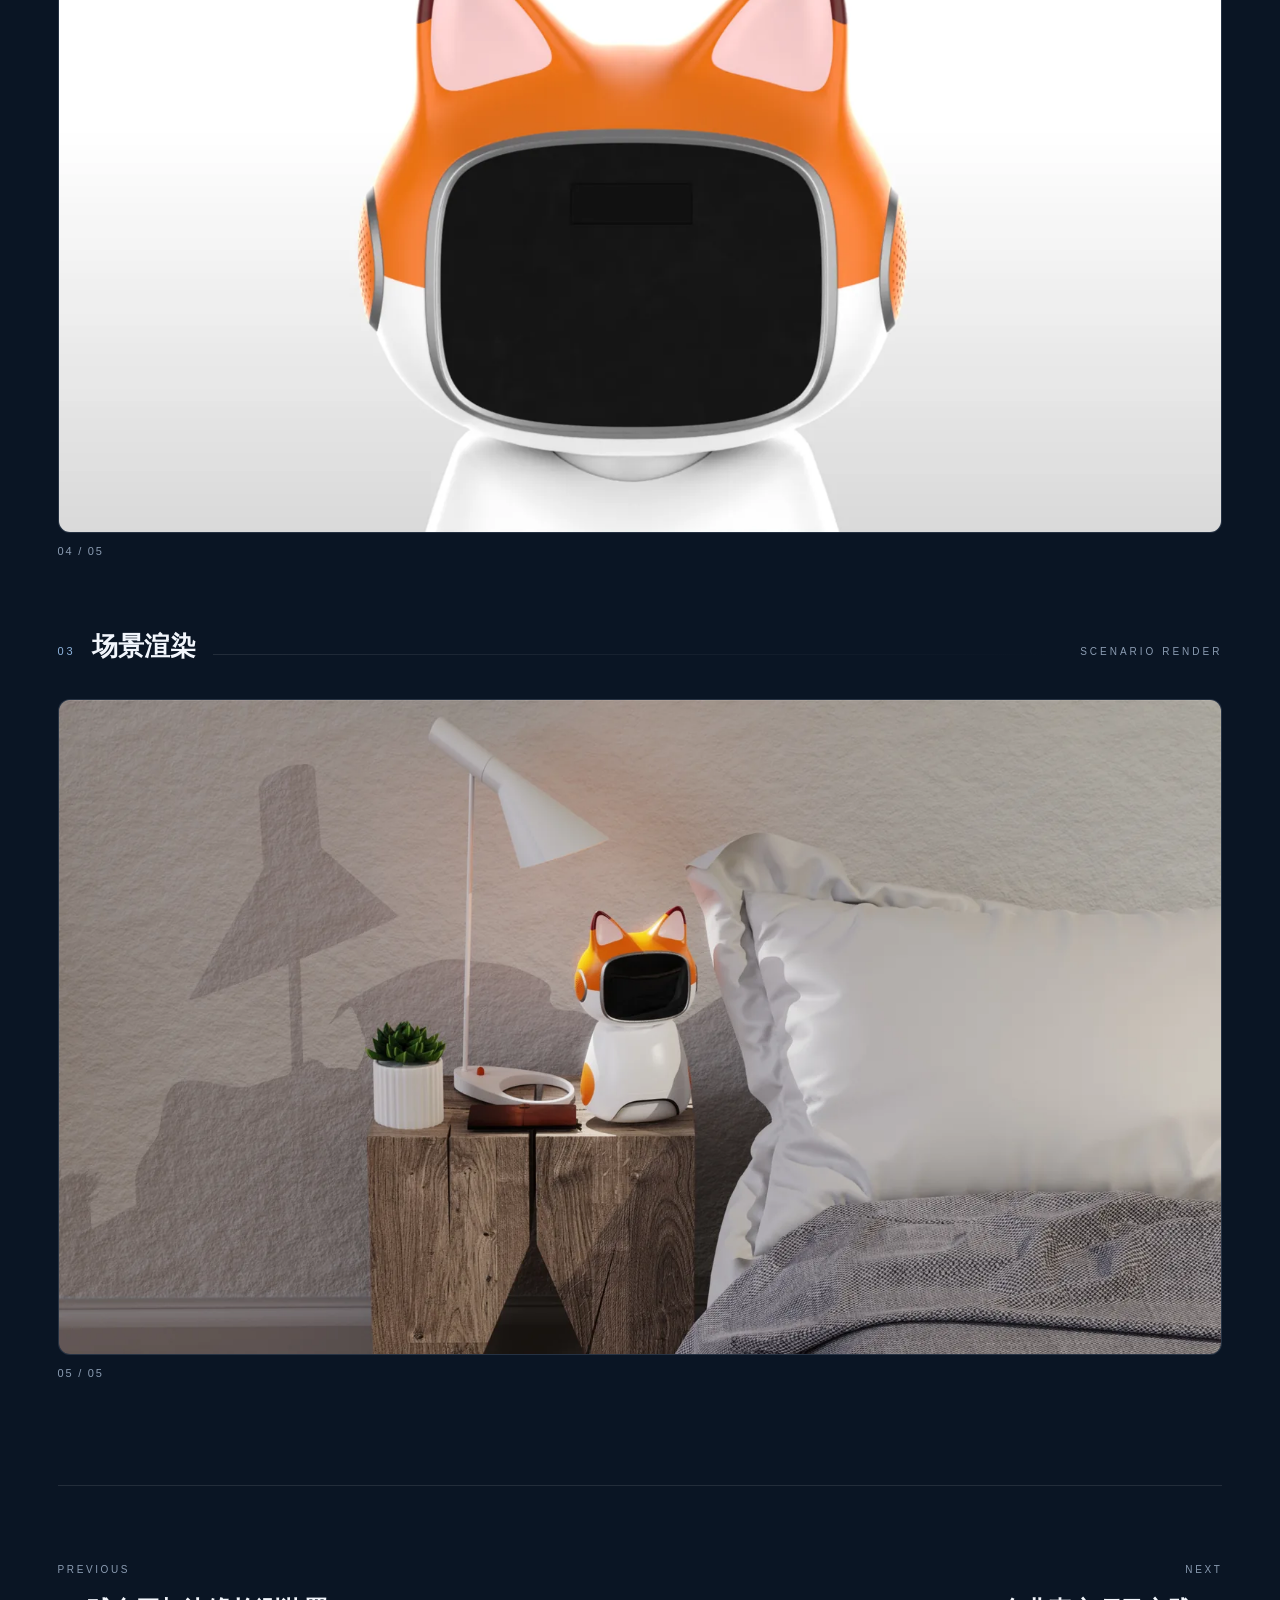
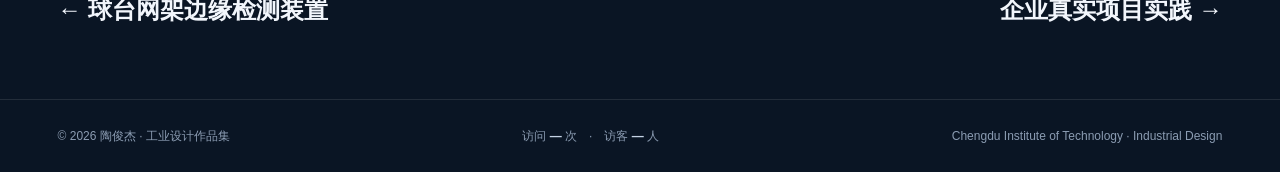
<file: work/tongban.html>
<!DOCTYPE html>
<html lang="zh-CN" data-theme="dark">
<head>
<meta charset="UTF-8">
<meta name="viewport" content="width=device-width, initial-scale=1.0">
<title>童伴 · 智能语音对话机器人 — 陶俊杰 · 工业设计作品集 2026</title>
<meta name="description" content="童伴 · 智能语音对话机器人 · 陶俊杰 工业设计作品集">
<script>(function(){try{var t=localStorage.getItem('tj-theme');document.documentElement.setAttribute('data-theme',t==='light'?'light':'dark');}catch(e){document.documentElement.setAttribute('data-theme','dark');}})();</script>
<link rel="stylesheet" href="../assets/style.css?v=20260930i">
</head>
<body>

<div class="loader">
  <div class="loader-inner">
    <div class="loader-cn">陶俊杰</div>
    <div class="loader-en">TAO JUNJIE</div>
    <div class="loader-line"></div>
  </div>
</div>

<div class="progress"></div>

<nav class="nav">
  <a class="brand" href="../index.html"><b>陶俊杰</b><span>TAO JUNJIE</span></a>
  <div class="nav-right">
    <div class="nav-links">
      <a href="../index.html#works">作品 Works</a>
      <a href="../index.html#about">关于 About</a>
      <a href="../index.html#contact">联系 Contact</a>
    </div>
    <button class="theme-toggle lg" id="themeToggle" aria-label="切换深浅色">
      <svg class="icon-sun" viewBox="0 0 24 24" fill="none" stroke="currentColor" stroke-width="1.6" stroke-linecap="round"><circle cx="12" cy="12" r="4"/><path d="M12 2v3M12 19v3M2 12h3M19 12h3M4.9 4.9l2.1 2.1M17 17l2.1 2.1M19.1 4.9L17 7M7 17l-2.1 2.1"/></svg>
      <svg class="icon-moon" viewBox="0 0 24 24" fill="none" stroke="currentColor" stroke-width="1.6" stroke-linecap="round"><path d="M21 12.8A8.5 8.5 0 1 1 11.2 3a7 7 0 0 0 9.8 9.8z"/></svg>
    </button>
  </div>
</nav>

<header class="proj-head">
  <div class="wrap">
    <div class="proj-num reveal">03 — Project</div>
    <h1 class="proj-title mask"><span>童伴 · 智能语音对话机器人</span></h1>
    <p class="proj-en reveal">Tongban</p>
    <div class="proj-meta reveal">
      <div><div class="k">Category</div><div class="v">智能硬件 / 儿童产品</div></div>
      <div><div class="k">Year</div><div class="v">2025.07 – 2025.08</div></div>
      <div><div class="k">Role</div><div class="v">外观设计 · 建模渲染</div></div>
      <div><div class="k">Tools</div><div class="v">Rhino · KeyShot · Photoshop</div></div>
    </div>
  </div>
</header>

<section class="proj-lead">
  <div class="wrap">
    <p class="reveal">面向儿童的智能语音对话机器人，聚焦智能监控、语音对话与家电控制三大核心功能。圆润亲和的分体式造型与自然的语音交互，让科技更有温度。</p>
  </div>
</section>

<section class="proj-gallery">
  <div class="chapter reveal">
    <span class="c-num">01</span>
    <h2>核心功能</h2>
    <span class="c-line"></span>
    <span class="c-en">Core Features</span>
  </div>
  <figure class="shot reveal">
    <img src="../images/page-28.webp" alt="童伴 · 智能语音对话机器人 · 核心功能" loading="lazy">
    <figcaption>01 / 05</figcaption>
  </figure>
  <div class="chapter reveal">
    <span class="c-num">02</span>
    <h2>结构与形态</h2>
    <span class="c-line"></span>
    <span class="c-en">Structure & Form</span>
  </div>
  <figure class="shot reveal">
    <img src="../images/page-29.webp" alt="童伴 · 智能语音对话机器人 · 结构与形态" loading="lazy">
    <figcaption>02 / 05</figcaption>
  </figure>
  <figure class="shot reveal">
    <img src="../images/page-30.webp" alt="童伴 · 智能语音对话机器人 · 结构与形态" loading="lazy">
    <figcaption>03 / 05</figcaption>
  </figure>
  <figure class="shot reveal">
    <img src="../images/page-31.webp" alt="童伴 · 智能语音对话机器人 · 结构与形态" loading="lazy">
    <figcaption>04 / 05</figcaption>
  </figure>
  <div class="chapter reveal">
    <span class="c-num">03</span>
    <h2>场景渲染</h2>
    <span class="c-line"></span>
    <span class="c-en">Scenario Render</span>
  </div>
  <figure class="shot reveal">
    <img src="../images/page-32.webp" alt="童伴 · 智能语音对话机器人 · 场景渲染" loading="lazy">
    <figcaption>05 / 05</figcaption>
  </figure>
</section>

<div class="wrap">
  <div class="proj-nav">
    <a class="prev" href="ball-eye.html">
      <span class="k">Previous</span>
      <div class="v">← 球台网架边缘检测装置</div>
    </a>
    <a class="next" href="internship.html">
      <span class="k">Next</span>
      <div class="v">企业真实项目实践 →</div>
    </a>
  </div>
</div>

<footer class="footer">
  <span>© 2026 陶俊杰 · 工业设计作品集</span>
  <span id="busuanzi_container_site_pv" class="visit-stat">访问 <b id="busuanzi_value_site_pv">—</b> 次　·　访客 <b id="busuanzi_value_site_uv">—</b> 人</span>
  <span>Chengdu Institute of Technology · Industrial Design</span>
</footer>

<script src="../assets/main.js?v=20260930i"></script>
<script defer src="https://events.vercount.one/js"></script>
</body>
</html>
</file>
<file: assets/style.css>
/* ============================================================
   陶俊杰 · 工业设计作品集 2026
   Dark-first / Monochrome / Minimal Studio + Motion
   ============================================================ */

:root {
  --maxw: 1280px;
  --pad: clamp(20px, 4.5vw, 60px);
  --ease: cubic-bezier(0.22, 0.61, 0.36, 1);
  --ease-out: cubic-bezier(0.16, 1, 0.3, 1);
  --font: -apple-system, BlinkMacSystemFont, "Segoe UI", "PingFang SC",
    "Hiragino Sans GB", "Microsoft YaHei", "Helvetica Neue", Arial, sans-serif;
}

:root[data-theme="dark"] {
  --bg: #0A1524;
  --bg-soft: #0D1B2E;
  --surface: #13233A;
  --ink: #F2F6FC;
  --ink-2: #C4D2E4;
  --muted: #8B9CB2;
  --line: rgba(255,255,255,.10);
  --line-2: rgba(255,255,255,.22);
  --glow-a: rgba(96,150,214,.30);
  --glow-b: rgba(245,206,138,.18);
  --btn-bg: #F2F6FC;
  --btn-ink: #0A1524;
  --btn-ghost-line: rgba(255,255,255,.28);
  --img-bg: #0D1B2E;
  --overlay: rgba(7,15,26,.76);
  --blue: #8FB4DD;
  --gold-1: #FBE3AE;
  --gold-2: #F0C471;
  --gold-ink: #2A1F0C;
  --star: rgba(255,255,255,.80);
  --star-2: rgba(255,255,255,.36);
  --glass: rgba(10,21,36,.72);
  --glass-line: rgba(255,255,255,.20);
  --lg-top: rgba(255,255,255,.17);
  --lg-bottom: rgba(255,255,255,.04);
  --lg-tint: rgba(9,17,29,.42);
  --lg-rim: rgba(255,255,255,.80);
  --lg-shadow: rgba(0,0,0,.36);
}

:root[data-theme="light"] {
  --bg: #F6F8FC;
  --bg-soft: #EDF1F7;
  --surface: #FFFFFF;
  --ink: #0E1626;
  --ink-2: #2C3A52;
  --muted: #64748B;
  --line: rgba(14,22,38,.10);
  --line-2: rgba(14,22,38,.20);
  --glow-a: rgba(96,150,214,.18);
  --glow-b: rgba(228,178,86,.18);
  --btn-bg: #0E1626;
  --btn-ink: #FFFFFF;
  --btn-ghost-line: rgba(14,22,38,.25);
  --img-bg: #FFFFFF;
  --overlay: rgba(246,248,252,.80);
  --blue: #2F5F9E;
  --gold-1: #F9E2AF;
  --gold-2: #E0AC48;
  --gold-ink: #2A1F0C;
  --star: rgba(14,22,38,.20);
  --star-2: rgba(14,22,38,.10);
  --glass: rgba(255,255,255,.82);
  --glass-line: rgba(14,22,38,.16);
  --lg-top: rgba(255,255,255,.82);
  --lg-bottom: rgba(255,255,255,.21);
  --lg-tint: rgba(255,255,255,.70);
  --lg-rim: rgba(255,255,255,.98);
  --lg-shadow: rgba(20,32,54,.18);
}

* { box-sizing: border-box; }

html { scroll-behavior: smooth; }
@media (prefers-reduced-motion: reduce) { html { scroll-behavior: auto; } }

body {
  margin: 0;
  background: var(--bg);
  color: var(--ink);
  font-family: var(--font);
  line-height: 1.7;
  -webkit-font-smoothing: antialiased;
  text-rendering: optimizeLegibility;
  overflow-x: hidden;
  opacity: 0;
  transition: opacity .6s var(--ease-out), background .5s var(--ease), color .5s var(--ease);
}
body.ready { opacity: 1; }
body.leaving { opacity: 0; }

img { display: block; max-width: 100%; }
a { color: inherit; text-decoration: none; }
button { font: inherit; }

.wrap {
  width: 100%; max-width: var(--maxw); margin: 0 auto;
  padding-left: var(--pad); padding-right: var(--pad);
}

/* ============ 加载动画 ============ */
.loader {
  position: fixed; inset: 0; z-index: 900;
  background: var(--bg);
  display: grid; place-items: center;
  transition: transform 1s var(--ease-out), opacity .8s var(--ease-out);
}
.loader.done { transform: translateY(-101%); opacity: 0; }
.loader-inner { text-align: center; }
.loader-cn {
  font-size: clamp(30px, 5vw, 56px); font-weight: 700; letter-spacing: .18em;
  opacity: 0; transform: translateY(18px);
  animation: loaderIn .9s var(--ease-out) .15s forwards;
}
.loader-en {
  margin-top: 10px; font-size: 11px; letter-spacing: .5em; color: var(--muted);
  opacity: 0; animation: loaderIn .9s var(--ease-out) .45s forwards;
}
.loader-line {
  margin: 26px auto 0; width: 120px; height: 1px; background: var(--line);
  position: relative; overflow: hidden;
}
.loader-line::after {
  content: ""; position: absolute; inset: 0; background: var(--ink);
  transform: translateX(-100%); animation: loaderLine 1.1s var(--ease-out) .3s forwards;
}
@keyframes loaderIn { to { opacity: 1; transform: none; } }
@keyframes loaderLine { to { transform: translateX(0); } }

/* ============ 滚动进度 ============ */
.progress {
  position: fixed; top: 0; left: 0; height: 2px; width: 0%; z-index: 300;
  background: linear-gradient(90deg, var(--ink), var(--muted));
  transition: width .1s linear;
}

/* ============ Liquid Glass（iOS 26 风格） ============ */
.lg {
  position: relative;
  isolation: isolate;
  overflow: hidden;
  background:
    linear-gradient(180deg, var(--lg-top), var(--lg-bottom)),
    var(--lg-tint);
  -webkit-backdrop-filter: blur(30px) saturate(180%) brightness(1.04);
  backdrop-filter: blur(30px) saturate(180%) brightness(1.04);
  box-shadow:
    0 16px 40px var(--lg-shadow),
    0 2px 6px rgba(0,0,0,.16),
    inset 0 1.5px 0 rgba(255,255,255,.72),
    inset 0 -1px 1px rgba(255,255,255,.16),
    inset 0 12px 18px -14px rgba(255,255,255,.45);
}
/* 边缘：顶部亮、两侧渐隐、底部微亮 —— 玻璃切边反光 */
.lg::after {
  content: ""; position: absolute; inset: 0; border-radius: inherit; padding: 1px;
  background: linear-gradient(180deg,
    var(--lg-rim) 0%,
    rgba(255,255,255,.20) 26%,
    rgba(255,255,255,.08) 62%,
    rgba(255,255,255,.40) 100%);
  -webkit-mask: linear-gradient(#000 0 0) content-box, linear-gradient(#000 0 0);
  -webkit-mask-composite: xor;
  mask: linear-gradient(#000 0 0) content-box, linear-gradient(#000 0 0);
  mask-composite: exclude;
  pointer-events: none; z-index: 3;
}

/* ============ 导航 ============ */
.nav {
  position: fixed; top: 0; left: 0; right: 0; z-index: 200;
  display: flex; align-items: center; justify-content: space-between;
  padding: 20px var(--pad);
  transition: background .4s var(--ease), backdrop-filter .4s var(--ease),
    padding .4s var(--ease), border-color .4s var(--ease);
  border-bottom: 1px solid transparent;
}
.nav.scrolled {
  background: color-mix(in srgb, var(--bg) 78%, transparent);
  backdrop-filter: saturate(160%) blur(16px);
  -webkit-backdrop-filter: saturate(160%) blur(16px);
  border-bottom-color: var(--line);
  padding-top: 13px; padding-bottom: 13px;
}
.brand { display: flex; align-items: baseline; gap: 10px; font-weight: 700; letter-spacing: .04em; }
.brand b { font-size: 16px; }
.brand span { font-size: 10px; letter-spacing: .26em; color: var(--muted); font-weight: 500; }
.nav-right { display: flex; align-items: center; gap: clamp(14px, 3vw, 32px); }
.nav-links { display: flex; gap: clamp(14px, 3vw, 32px); }
.nav-links a { font-size: 13px; letter-spacing: .06em; color: var(--muted); position: relative; transition: color .25s var(--ease); }
.nav-links a::after { content: ""; position: absolute; left: 0; bottom: -4px; height: 1px; width: 0; background: var(--ink); transition: width .3s var(--ease); }
.nav-links a:hover { color: var(--ink); }
.nav-links a:hover::after { width: 100%; }
@media (max-width: 720px) {
  .nav { padding-left: 16px; padding-right: 16px; }
  .nav-right { gap: 12px; }
  .nav-links { display: flex; gap: 12px; }
  .nav-links a { font-size: 11px; letter-spacing: 0; }
  .brand { gap: 0; white-space: nowrap; }
  .brand b { font-size: 15px; }
  .brand span { display: none; }
  .nav-links a { white-space: nowrap; font-size: 10.5px; letter-spacing: 0; }
}

.theme-toggle {
  width: 38px; height: 38px; border-radius: 50%; cursor: pointer;
  border: 0; color: var(--ink);
  display: grid; place-items: center;
  transition: transform .35s var(--ease);
}
.theme-toggle:hover { background: var(--surface); transform: rotate(18deg); }
.theme-toggle svg { width: 15px; height: 15px; }
:root[data-theme="dark"] .icon-sun { display: block; }
:root[data-theme="dark"] .icon-moon { display: none; }
:root[data-theme="light"] .icon-sun { display: none; }
:root[data-theme="light"] .icon-moon { display: block; }

/* ============ 星空点 ============ */
.hero-stars {
  position: absolute; inset: 0; z-index: 0; pointer-events: none;
  background-repeat: no-repeat;
  background-image:
    radial-gradient(1.6px 1.6px at 12% 22%, var(--star), transparent 60%),
    radial-gradient(1.1px 1.1px at 27% 63%, var(--star-2), transparent 60%),
    radial-gradient(1.4px 1.4px at 41% 15%, var(--star), transparent 60%),
    radial-gradient(1px 1px at 55% 78%, var(--star-2), transparent 60%),
    radial-gradient(1.7px 1.7px at 68% 34%, var(--star), transparent 60%),
    radial-gradient(1.1px 1.1px at 81% 71%, var(--star-2), transparent 60%),
    radial-gradient(1.3px 1.3px at 92% 27%, var(--star), transparent 60%),
    radial-gradient(1px 1px at 6% 82%, var(--star-2), transparent 60%),
    radial-gradient(1.5px 1.5px at 36% 46%, var(--star), transparent 60%),
    radial-gradient(1px 1px at 74% 88%, var(--star-2), transparent 60%),
    radial-gradient(1.2px 1.2px at 18% 44%, var(--star-2), transparent 60%),
    radial-gradient(1.4px 1.4px at 63% 8%, var(--star), transparent 60%),
    radial-gradient(1px 1px at 88% 55%, var(--star-2), transparent 60%),
    radial-gradient(1.3px 1.3px at 47% 92%, var(--star), transparent 60%),
    radial-gradient(1.1px 1.1px at 4% 34%, var(--star-2), transparent 60%),
    radial-gradient(1.6px 1.6px at 96% 80%, var(--star), transparent 60%);
  animation: twinkle 8s var(--ease) infinite alternate;
}
@keyframes twinkle { from { opacity: .55; } to { opacity: 1; } }

/* ============ 首屏 ============ */
.hero {
  position: relative; min-height: 100svh; overflow: hidden;
  display: grid; align-items: center;
  padding: 120px var(--pad) 90px;
}
.hero-bg { position: absolute; inset: -25%; z-index: 0; pointer-events: none; }
.hero-bg::before,
.hero-bg::after {
  content: ""; position: absolute; border-radius: 50%;
  filter: blur(60px);
}
.hero-bg::before {
  width: 62%; height: 62%; left: 2%; top: 6%;
  background: radial-gradient(circle at 50% 50%, var(--glow-a), transparent 68%);
  animation: drift1 26s var(--ease) infinite alternate;
}
.hero-bg::after {
  width: 55%; height: 55%; right: 4%; bottom: 2%;
  background: radial-gradient(circle at 50% 50%, var(--glow-b), transparent 68%);
  animation: drift2 32s var(--ease) infinite alternate;
}
@keyframes drift1 { from { transform: translate3d(0,0,0) scale(1); } to { transform: translate3d(4%,-5%,0) scale(1.12); } }
@keyframes drift2 { from { transform: translate3d(0,0,0) scale(1.05); } to { transform: translate3d(-5%,4%,0) scale(1); } }

.hero-grid {
  position: absolute; inset: 0; z-index: 0; pointer-events: none; opacity: .5;
  background-image:
    linear-gradient(to right, var(--line) 1px, transparent 1px),
    linear-gradient(to bottom, var(--line) 1px, transparent 1px);
  background-size: 96px 96px;
  mask-image: radial-gradient(ellipse 80% 70% at 50% 45%, #000 20%, transparent 78%);
  -webkit-mask-image: radial-gradient(ellipse 80% 70% at 50% 45%, #000 20%, transparent 78%);
  animation: gridPan 40s linear infinite;
}
@keyframes gridPan { from { background-position: 0 0; } to { background-position: 96px 96px; } }

.hero-inner {
  position: relative; z-index: 2;
  width: 100%; max-width: var(--maxw); margin: 0 auto;
  display: grid; grid-template-columns: minmax(0, 1.06fr) minmax(0, .94fr);
  gap: clamp(24px, 5vw, 70px); align-items: center;
}
@media (max-width: 980px) { .hero-inner { grid-template-columns: 1fr; } }

.hero-eyebrow {
  margin: 0 0 clamp(16px, 2.6vw, 30px);
  font-size: 11px; letter-spacing: .38em; color: var(--blue); text-transform: uppercase;
}
.hero-title { margin: 0; font-weight: 700; letter-spacing: -.015em; line-height: .98; }
.hero-title .line1 { font-size: clamp(20px, 3vw, 34px); font-weight: 500; color: var(--blue); letter-spacing: .02em; }
.hero-title .line2 { font-size: clamp(56px, 10.5vw, 132px); letter-spacing: -.03em; }
.hero-sub { margin: clamp(18px, 2.6vw, 28px) 0 0; font-size: clamp(15px, 1.9vw, 19px); color: var(--ink-2); letter-spacing: .04em; }
.hero-line { margin: 6px 0 0; font-size: 13px; color: var(--muted); letter-spacing: .08em; }

/* 遮罩揭开（mask reveal） */
.mask { display: block; overflow: hidden; padding-bottom: .06em; }
.mask > span { display: block; transform: translateY(112%); transition: transform 1.05s var(--ease-out); }
.mask.in > span { transform: translateY(0); }

.hero-actions { display: flex; flex-wrap: wrap; gap: 12px; margin-top: clamp(26px, 4vw, 42px); }
.btn {
  display: inline-flex; align-items: center; gap: 9px;
  padding: 13px 24px; border-radius: 999px; font-size: 13px; letter-spacing: .06em;
  border: 1px solid transparent; cursor: pointer;
  transition: transform .35s var(--ease), background .35s var(--ease), color .35s var(--ease), border-color .35s var(--ease);
}
.btn-solid {
  background: linear-gradient(180deg, var(--gold-1), var(--gold-2));
  color: var(--gold-ink);
  box-shadow: 0 10px 28px rgba(240,196,113,.26), inset 0 1px 0 rgba(255,255,255,.55);
}
.btn-solid:hover {
  transform: translateY(-3px);
  box-shadow: 0 16px 38px rgba(240,196,113,.40), inset 0 1px 0 rgba(255,255,255,.55);
}
.btn-ghost { background: transparent; color: var(--ink); border-color: var(--btn-ghost-line); }
.btn-ghost:hover { transform: translateY(-3px); background: var(--surface); }
.btn-ghost.lg { border-color: transparent; }
.btn svg { width: 13px; height: 13px; }

.hero-stats {
  display: flex; gap: clamp(24px, 4vw, 56px);
  margin-top: clamp(34px, 5vw, 60px); padding-top: 22px;
  border-top: 1px solid var(--line);
}
.stat b { display: block; font-size: clamp(20px, 2.6vw, 30px); font-weight: 700; letter-spacing: -.01em; line-height: 1.2; color: var(--blue); }
.stat span { font-size: 11px; letter-spacing: .16em; color: var(--muted); text-transform: uppercase; }

/* 线框球 */
.hero-visual { position: relative; display: grid; place-items: center; min-height: clamp(260px, 40vw, 460px); }
.orb { position: relative; width: min(72%, 400px); aspect-ratio: 1; }
.orb-glow {
  position: absolute; inset: -28%; border-radius: 50%;
  background: radial-gradient(circle at 50% 50%, rgba(96,150,214,.34), rgba(96,150,214,.10) 42%, transparent 70%);
  filter: blur(30px); animation: pulse 7s var(--ease) infinite alternate;
}
.orb-warm {
  position: absolute; inset: 22%; border-radius: 50%;
  background: radial-gradient(circle at 50% 50%, rgba(245,206,138,.55), rgba(245,206,138,.14) 46%, transparent 72%);
  filter: blur(22px); animation: pulse 5.5s var(--ease) infinite alternate-reverse;
}
@keyframes pulse { from { opacity: .55; transform: scale(.96); } to { opacity: 1; transform: scale(1.05); } }
.orb-sphere { position: absolute; inset: 0; transform-style: preserve-3d; animation: orbSpin 34s linear infinite; }
@keyframes orbSpin { from { transform: rotateX(16deg) rotateY(0deg); } to { transform: rotateX(16deg) rotateY(360deg); } }
.orb-sphere i {
  position: absolute; inset: 0; border: 1px solid rgba(143,180,221,.30); border-radius: 50%; display: block;
}
.orb-sphere i.lat { border-color: rgba(143,180,221,.16); }
.orb-core {
  position: absolute; left: 50%; top: 50%; width: 13px; height: 13px; margin: -6.5px 0 0 -6.5px;
  border-radius: 50%; background: #FFF4DC;
  box-shadow: 0 0 22px 7px rgba(245,206,138,.85), 0 0 60px 22px rgba(245,206,138,.35);
}
@media (max-width: 980px) { .hero-visual { min-height: 260px; } .orb { width: min(52%, 280px); } }

@media (max-width: 720px) {
  .hero { padding: 104px var(--pad) 82px; }
  .hero-inner { grid-template-columns: 1fr; gap: 0; }
  .hero-copy { position: relative; z-index: 2; }
  .hero-eyebrow { font-size: 10px; letter-spacing: .2em; }
  .hero-title .line1 { font-size: 18px; }
  .hero-title .line2 { font-size: clamp(50px, 17vw, 78px); }
  .hero-sub { font-size: 15px; margin-top: 16px; }
  .hero-line { font-size: 12px; line-height: 1.8; }
  .hero-actions { gap: 10px; margin-top: 24px; }
  .btn { padding: 12px 18px; font-size: 12px; }
  .hero-stats { gap: 20px; margin-top: 30px; padding-top: 18px; }
  .stat b { font-size: 22px; }
  .stat span { font-size: 10px; }
  /* 线框球移到文案后方，居中做大背景 */
  .hero-visual {
    position: absolute; top: 62%; left: 50%;
    translate: -50% -50%;
    width: min(96vw, 400px); min-height: 0;
    opacity: .42; z-index: 1; pointer-events: none;
  }
  .orb { width: 100%; }
  .hero-scroll { bottom: 18px; font-size: 9px; letter-spacing: .2em; }
}

.hero-scroll {
  position: absolute; left: var(--pad); right: var(--pad); bottom: 30px; z-index: 2;
  display: flex; justify-content: space-between; font-size: 10px; letter-spacing: .26em; color: var(--muted);
  text-transform: uppercase;
}
.hero-scroll .cue { display: inline-flex; align-items: center; gap: 9px; animation: bob 2.6s var(--ease) infinite; }
@keyframes bob { 0%,100% { transform: translateY(0); } 50% { transform: translateY(6px); } }

.hero-honor {
  display: inline-flex; align-items: center; gap: 9px;
  margin-top: clamp(18px, 2.6vw, 26px);
  padding: 9px 17px; border-radius: 999px;
  font-size: 12.5px; letter-spacing: .04em; color: var(--ink);
  width: fit-content;
}
.hero-honor svg { width: 14px; height: 14px; color: var(--gold-2); flex: none; }
/* 极淡的金色暗示：约为原始强度的 20% */
.hero-honor.lg::after {
  background: linear-gradient(180deg,
    rgba(251,227,174,.18) 0%,
    rgba(255,255,255,.06) 30%,
    rgba(255,255,255,.04) 64%,
    rgba(240,196,113,.16) 100%);
}
.hero-honor b { font-weight: 700; }
@media (max-width: 720px) {
  .hero-honor { font-size: 11.5px; padding: 8px 14px; margin-top: 16px; }
  .hero-honor svg { width: 13px; height: 13px; }
}

/* ============ 通用区块 ============ */
.section { padding: clamp(80px, 12vw, 180px) 0; }
.sec-head {
  display: flex; align-items: baseline; justify-content: space-between;
  border-top: 1px solid var(--line); padding-top: 18px; margin-bottom: clamp(38px, 6vw, 80px);
}
.label { font-size: 11px; letter-spacing: .3em; color: var(--muted); text-transform: uppercase; }
.sec-count { font-size: 11px; letter-spacing: .2em; color: var(--muted); }

/* ============ 作品列表 ============ */
.work-list { display: flex; flex-direction: column; gap: clamp(56px, 9vw, 140px); }
.work { display: block; position: relative; }
.work-media {
  position: relative; overflow: hidden; border-radius: 12px;
  background: var(--img-bg); border: 1px solid var(--line);
}
.work-media img { width: 100%; transition: transform 1.1s var(--ease-out), filter .6s var(--ease); }
.work-media::after {
  content: ""; position: absolute; inset: 0; background: var(--overlay);
  opacity: 0; transition: opacity .5s var(--ease);
}
.work-enter {
  position: absolute; inset: 0; z-index: 3; display: grid; place-items: center;
  opacity: 0; transform: translateY(14px); transition: opacity .5s var(--ease), transform .5s var(--ease-out);
}
.work-enter span {
  display: inline-flex; align-items: center; gap: 12px;
  padding: 14px 28px; border-radius: 999px; font-size: 13px; letter-spacing: .16em;
  text-transform: uppercase; color: var(--ink);
  text-shadow: 0 1px 3px rgba(0,0,0,.35);
  position: relative; isolation: isolate; overflow: hidden;
  background:
    linear-gradient(180deg, var(--lg-top), var(--lg-bottom)),
    var(--lg-tint);
  -webkit-backdrop-filter: blur(30px) saturate(180%) brightness(1.04);
  backdrop-filter: blur(30px) saturate(180%) brightness(1.04);
  box-shadow:
    0 16px 40px var(--lg-shadow),
    0 2px 6px rgba(0,0,0,.16),
    inset 0 1.5px 0 rgba(255,255,255,.72),
    inset 0 -1px 1px rgba(255,255,255,.16),
    inset 0 12px 18px -14px rgba(255,255,255,.45);
}
.work-enter span::after {
  content: ""; position: absolute; inset: 0; border-radius: inherit; padding: 1px;
  background: linear-gradient(180deg,
    var(--lg-rim) 0%,
    rgba(255,255,255,.20) 26%,
    rgba(255,255,255,.08) 62%,
    rgba(255,255,255,.40) 100%);
  -webkit-mask: linear-gradient(#000 0 0) content-box, linear-gradient(#000 0 0);
  -webkit-mask-composite: xor;
  mask: linear-gradient(#000 0 0) content-box, linear-gradient(#000 0 0);
  mask-composite: exclude;
  pointer-events: none; z-index: 3;
}
.work:hover .work-media::after { opacity: 1; }
.work:hover .work-enter { opacity: 1; transform: none; }
.work:hover .work-media img { transform: scale(1.045); }
.work-meta { display: grid; grid-template-columns: 70px 1fr auto; gap: 18px; align-items: baseline; margin-top: 20px; }
.work-num { font-size: 12px; letter-spacing: .18em; color: var(--blue); font-weight: 600; }
.work-title { margin: 0; font-size: clamp(20px, 2.6vw, 32px); font-weight: 700; letter-spacing: .005em; }
.work-cn { margin: 3px 0 0; font-size: 14px; color: var(--muted); }
.work-tag { font-size: 12px; letter-spacing: .1em; color: var(--muted); text-align: right; text-transform: uppercase; }
.work-enter-mobile { display: none; }
@media (max-width: 720px) {
  .work-meta { grid-template-columns: 44px 1fr; }
  .work-tag { grid-column: 2; text-align: left; margin-top: 6px; }
  /* 手机端：图片不遮罩，只在右下角放一枚小胶囊提示可点 */
  .work-media::after { display: none; }
  .work-enter {
    inset: auto 12px 12px auto;
    display: block; opacity: 1; transform: none;
  }
  .work-enter span {
    padding: 9px 15px; font-size: 11px; letter-spacing: .12em; gap: 8px;
    border-radius: 999px;
  }
  .work-enter span svg { width: 11px; height: 11px; }
  .work-enter-mobile { display: none; }
}

/* ============ About ============ */
.about-grid { display: grid; grid-template-columns: 1.05fr .95fr; gap: clamp(32px, 6vw, 90px); }
@media (max-width: 880px) { .about-grid { grid-template-columns: 1fr; gap: 48px; } }
.about-lead { margin: 0; font-size: clamp(18px, 2.35vw, 27px); line-height: 1.6; }
.about-lead em { font-style: normal; color: var(--ink); border-bottom: 1px solid var(--line-2); }
.about-body { margin: 22px 0 0; color: var(--muted); font-size: 15px; }
.tags { display: flex; flex-wrap: wrap; gap: 9px; margin-top: 28px; }
.tag {
  font-size: 12px; letter-spacing: .05em; padding: 7px 15px; border-radius: 999px;
  border: 1px solid var(--line-2); color: var(--ink-2); background: transparent;
  transition: background .3s var(--ease), color .3s var(--ease), transform .3s var(--ease);
}
.tag:hover { transform: translateY(-2px); background: var(--ink); color: var(--bg); }
.tag.strong { background: var(--ink); color: var(--bg); border-color: var(--ink); }

.timeline, .awards { margin: 0; padding: 0; list-style: none; }
.timeline li {
  border-top: 1px solid var(--line); padding: 17px 0;
  display: grid; grid-template-columns: 118px 1fr; gap: 16px;
}
.timeline li:last-child { border-bottom: 1px solid var(--line); }
.t-date { font-size: 12px; color: var(--muted); letter-spacing: .04em; padding-top: 3px; }
.t-role { font-weight: 700; font-size: 15px; }
.t-org { font-size: 13px; color: var(--muted); margin-top: 2px; }
.sub-head { font-size: 11px; letter-spacing: .28em; text-transform: uppercase; color: var(--muted); margin: 34px 0 0; }
.awards li { border-top: 1px solid var(--line); padding: 12px 0; font-size: 14px; color: var(--ink-2); display: flex; gap: 12px; }
.awards li:last-child { border-bottom: 1px solid var(--line); }
.awards li i { font-style: normal; color: var(--muted); font-size: 12px; min-width: 46px; padding-top: 2px; }

/* ============ 奖项两列 ============ */
.about-awards { margin-top: clamp(34px, 5vw, 64px); }
.awards.cols { display: grid; grid-template-columns: 1fr 1fr; column-gap: clamp(20px, 3vw, 48px); }
.awards.cols li { border-top: 1px solid var(--line); padding: 9px 0; font-size: 13px; line-height: 1.5; display: flex; gap: 10px; align-items: flex-start; }
.awards.cols li span { flex: 1; min-width: 0; }
.awards.cols li.top { position: relative; }
.awards.cols li.top::before {
  content: ""; position: absolute; left: -10px; top: 50%; transform: translateY(-50%);
  width: 3px; height: 62%; border-radius: 2px;
  background: linear-gradient(180deg, var(--gold-1), var(--gold-2));
}
.awards.cols li.top span { color: var(--ink); font-weight: 700; }
.awards.cols li:last-child { border-bottom: none; }
.awards.cols li i { min-width: 52px; font-size: 11px; padding-top: 2px; }
@media (max-width: 720px) { .awards.cols { grid-template-columns: 1fr; } }

/* ============ Contact ============ */
.contact h2 { margin: 0 0 clamp(28px, 5vw, 56px); font-size: clamp(38px, 8vw, 108px); line-height: 1; letter-spacing: -.03em; font-weight: 700; }
.contact-links { display: flex; flex-wrap: wrap; gap: clamp(24px, 5vw, 72px); border-top: 1px solid var(--line); padding-top: 26px; }
.contact-item { display: flex; flex-direction: column; gap: 6px; }
.contact-item .k { font-size: 10px; letter-spacing: .26em; color: var(--muted); text-transform: uppercase; }
.contact-item .v { font-size: clamp(16px, 2.1vw, 23px); position: relative; }
.contact-item .v::after { content: ""; position: absolute; left: 0; bottom: -2px; height: 1px; width: 0; background: var(--ink); transition: width .35s var(--ease); }
.contact-item:hover .v::after { width: 100%; }
.contact-cta { margin-top: clamp(34px, 5vw, 56px); }

/* ============ Footer ============ */
.visit-stat { font-variant-numeric: tabular-nums; }
.visit-stat b { font-weight: 600; color: var(--ink-2); }

.footer {
  border-top: 1px solid var(--line); padding: 26px var(--pad);
  display: flex; justify-content: space-between; gap: 12px; flex-wrap: wrap;
  font-size: 12px; color: var(--muted);
}

/* ============ 项目详情页 ============ */
.proj-head { padding: clamp(130px, 20vh, 220px) 0 clamp(26px, 4vw, 50px); }
.proj-num { font-size: 11px; letter-spacing: .34em; color: var(--blue); text-transform: uppercase; }
.proj-title { margin: 16px 0 0; font-size: clamp(34px, 7.5vw, 100px); line-height: 1; letter-spacing: -.03em; font-weight: 700; }
.proj-en { margin: 16px 0 0; font-size: clamp(13px, 1.7vw, 17px); letter-spacing: .22em; color: var(--muted); text-transform: uppercase; }
.proj-meta { margin-top: clamp(34px, 6vw, 66px); display: grid; grid-template-columns: repeat(4, 1fr); gap: 22px; border-top: 1px solid var(--line); padding-top: 22px; }
.proj-meta .k { font-size: 10px; letter-spacing: .26em; color: var(--muted); text-transform: uppercase; }
.proj-meta .v { font-size: 14px; margin-top: 7px; color: var(--ink-2); }
@media (max-width: 720px) {
  /* 区块标题尽量与电脑一致：同行，放不下才换行 */
  .sec-head { flex-wrap: wrap; gap: 6px 14px; }
  .sec-count { font-size: 10px; }
  /* 奖项保持两列（与电脑一致），字号缩小 */
  .awards.cols { grid-template-columns: 1fr 1fr; column-gap: 14px; }
  .awards.cols li { padding: 6px 0; font-size: 11px; gap: 6px; line-height: 1.45; }
  .awards.cols li i { min-width: 38px; font-size: 9px; }
  .awards.cols li.top::before { left: -7px; width: 2px; }
  /* 首屏网格更淡，避免压字 */
  .hero-grid { opacity: .26; }
  .proj-meta { grid-template-columns: 1fr 1fr; gap: 16px; }
  .proj-title { font-size: clamp(27px, 8.8vw, 50px); }
  .chapter { flex-wrap: wrap; gap: 10px; margin: 34px 0 16px; }
  .chapter .c-line { display: none; }
  .chapter h2 { font-size: 19px; }
  .chapter .c-en { font-size: 9px; letter-spacing: .22em; }
  .shot figcaption { font-size: 10px; }
  .proj-nav { grid-template-columns: 1fr; gap: 8px; }
  .proj-nav .next { text-align: left; }
}

.proj-lead { padding: clamp(10px, 2vw, 26px) 0 clamp(40px, 7vw, 92px); }
.proj-lead p { margin: 0; max-width: 780px; font-size: clamp(16px, 1.95vw, 20px); line-height: 1.8; color: var(--ink-2); }

.proj-gallery {
  max-width: var(--maxw); margin: 0 auto;
  padding-left: var(--pad); padding-right: var(--pad);
  padding-bottom: clamp(50px, 8vw, 110px);
}
.chapter { display: flex; align-items: baseline; gap: 16px; margin: clamp(30px, 5vw, 64px) 0 clamp(16px, 2.4vw, 30px); }
.chapter .c-num { font-size: 11px; letter-spacing: .26em; color: var(--blue); }
.chapter .c-line { flex: 1; height: 1px; background: linear-gradient(90deg, var(--line), transparent); }
.chapter .c-en { font-size: 10px; letter-spacing: .3em; color: var(--muted); text-transform: uppercase; }
.chapter h2 { margin: 0; font-size: clamp(18px, 2.2vw, 26px); font-weight: 700; letter-spacing: .01em; }
.chapter:first-child { margin-top: 0; }

.shot { margin: 0 0 clamp(18px, 3vw, 44px); }
.shot:last-child { margin-bottom: 0; }
.shot img {
  width: 100%; border-radius: 12px; border: 1px solid var(--line);
  background: var(--img-bg); cursor: zoom-in;
  transition: transform .7s var(--ease-out), box-shadow .7s var(--ease);
}
.shot img:hover { transform: translateY(-4px); box-shadow: 0 24px 60px rgba(0,0,0,.22); }
.shot figcaption { margin-top: 9px; font-size: 11px; letter-spacing: .16em; color: var(--muted); text-transform: uppercase; }

.proj-nav { border-top: 1px solid var(--line); display: grid; grid-template-columns: 1fr 1fr; gap: 20px; padding: clamp(30px, 5vw, 62px) 0; }
.proj-nav a { display: block; padding: 6px 0; }
.proj-nav .k { font-size: 10px; letter-spacing: .26em; color: var(--muted); text-transform: uppercase; }
.proj-nav .v { font-size: clamp(16px, 2.1vw, 24px); font-weight: 700; margin-top: 9px; transition: opacity .3s var(--ease); }
.proj-nav a:hover .v { opacity: .55; }
.proj-nav .next { text-align: right; }

/* ============ 动效 ============ */
.reveal { opacity: 0; transform: translateY(24px); transition: opacity .9s var(--ease-out), transform .9s var(--ease-out); }
.reveal.in { opacity: 1; transform: none; }
.img-in { clip-path: inset(0 0 100% 0); transition: clip-path 1.1s var(--ease-out); }
.img-in.in { clip-path: inset(0 0 0 0); }
.parallax img { will-change: transform; }

@media (prefers-reduced-motion: reduce) {
  .reveal { opacity: 1 !important; transform: none !important; transition: none !important; }
  .img-in { clip-path: none !important; transition: none !important; }
  .hero-bg::before, .hero-bg::after, .hero-grid, .orb-sphere, .orb-glow, .hero-scroll .cue { animation: none !important; }
  body { opacity: 1 !important; }
  .loader { display: none; }
}
html.no-motion .orb-sphere, html.no-motion .hero-grid { animation: none; }
html.no-motion .parallax img { transform: none !important; }

/* ============ 灯箱 ============ */
.lightbox {
  position: fixed; inset: 0; z-index: 500;
  background: rgba(0,0,0,.93);
  display: flex; align-items: center; justify-content: center;
  opacity: 0; visibility: hidden; transition: opacity .35s var(--ease), visibility .35s var(--ease);
}
.lightbox.open { opacity: 1; visibility: visible; }
.lightbox img { max-width: 94vw; max-height: 90vh; object-fit: contain; border-radius: 6px; }
.lb-btn {
  position: absolute; border: 0; background: rgba(255,255,255,.08); color: #fff;
  width: 48px; height: 48px; border-radius: 50%; cursor: pointer;
  font-size: 22px; line-height: 1; display: grid; place-items: center;
  transition: background .25s var(--ease);
}
.lb-btn:hover { background: rgba(255,255,255,.2); }
.lb-close { top: 22px; right: 24px; }
.lb-prev { left: 20px; top: 50%; transform: translateY(-50%); }
.lb-next { right: 20px; top: 50%; transform: translateY(-50%); }
</file>
